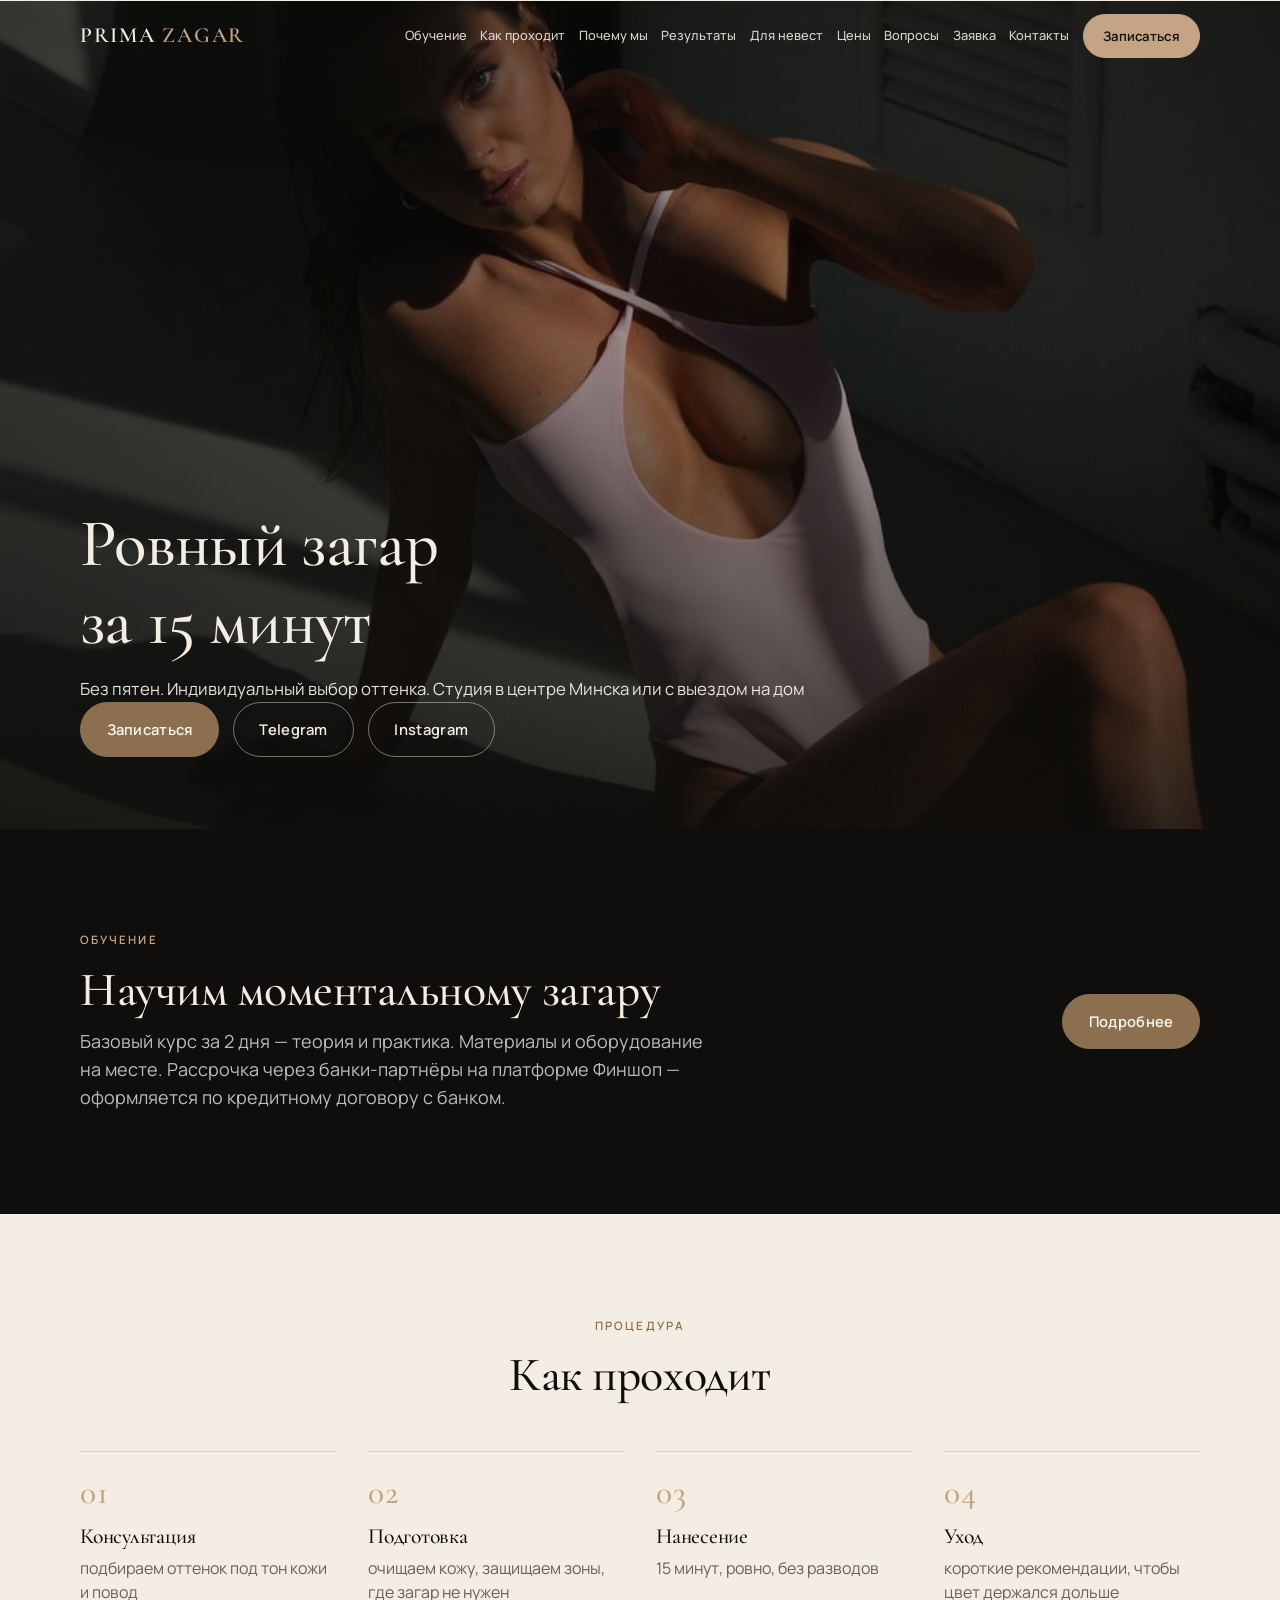
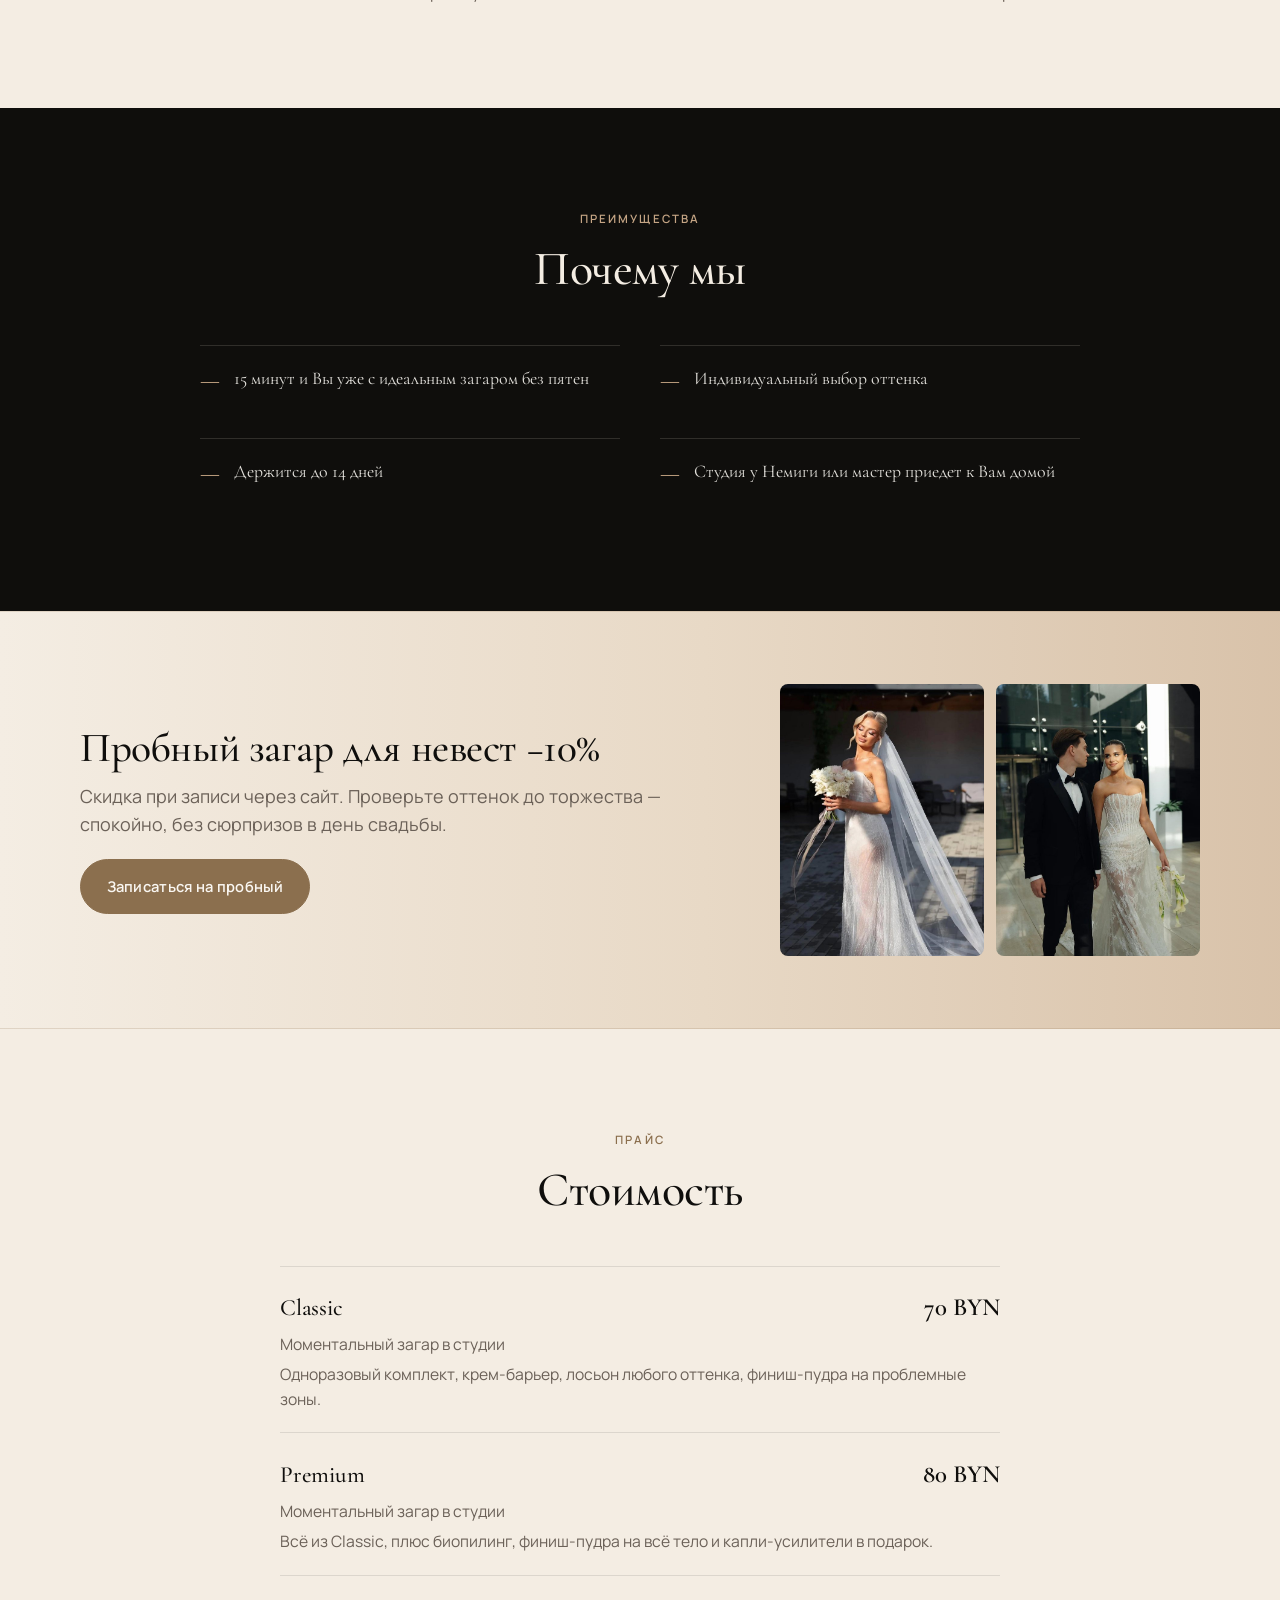
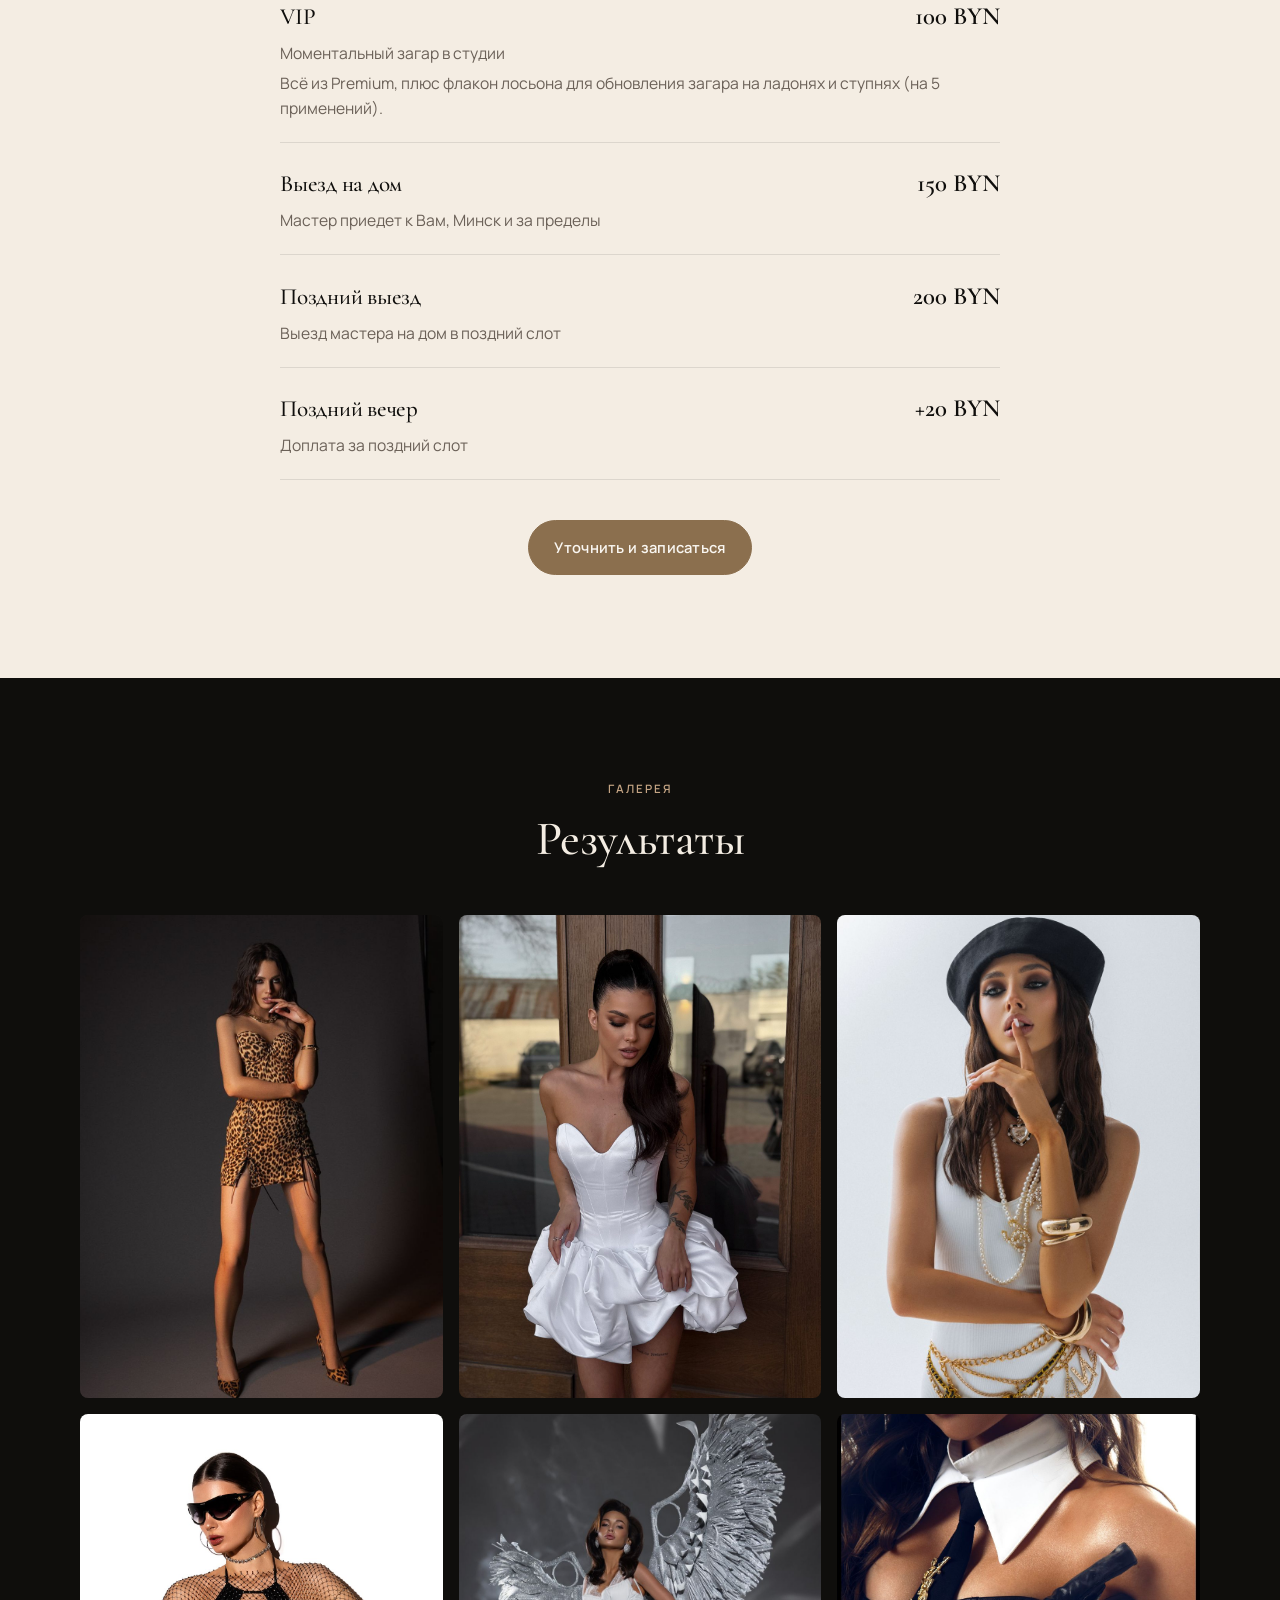
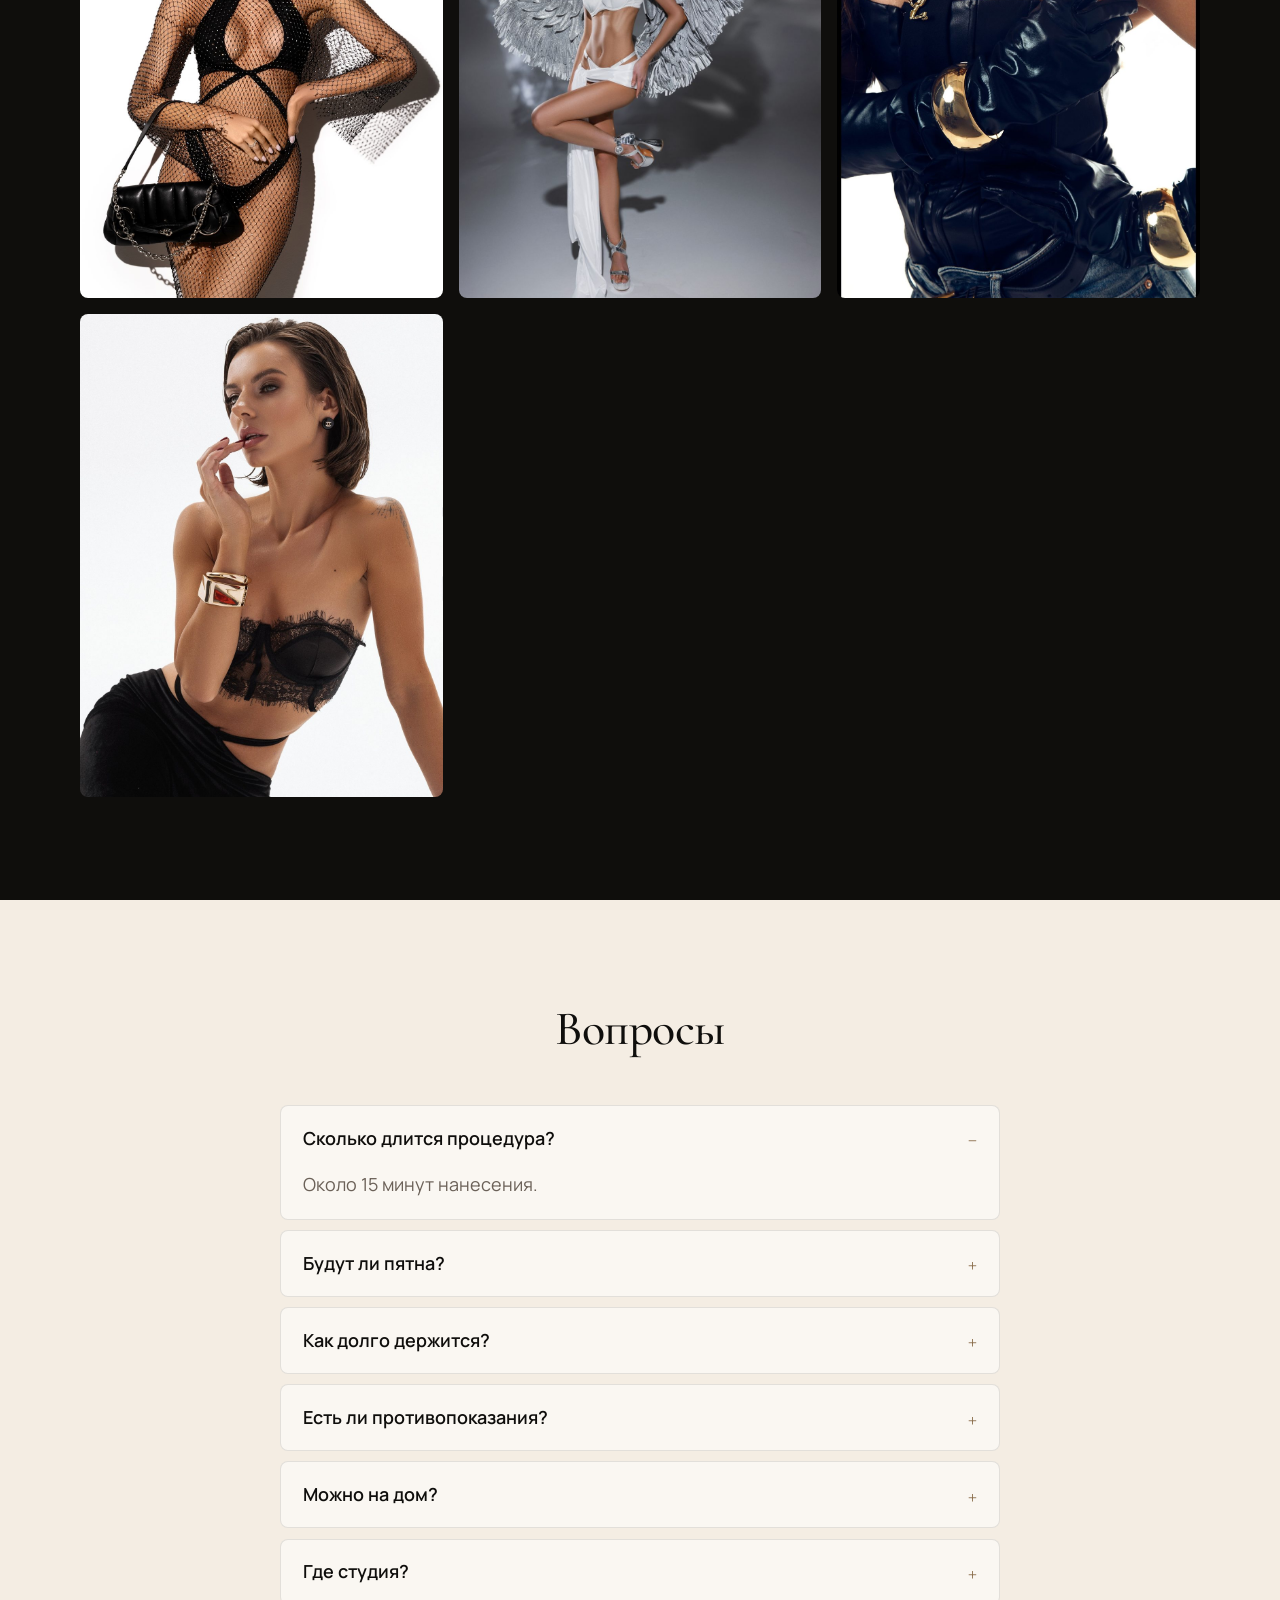
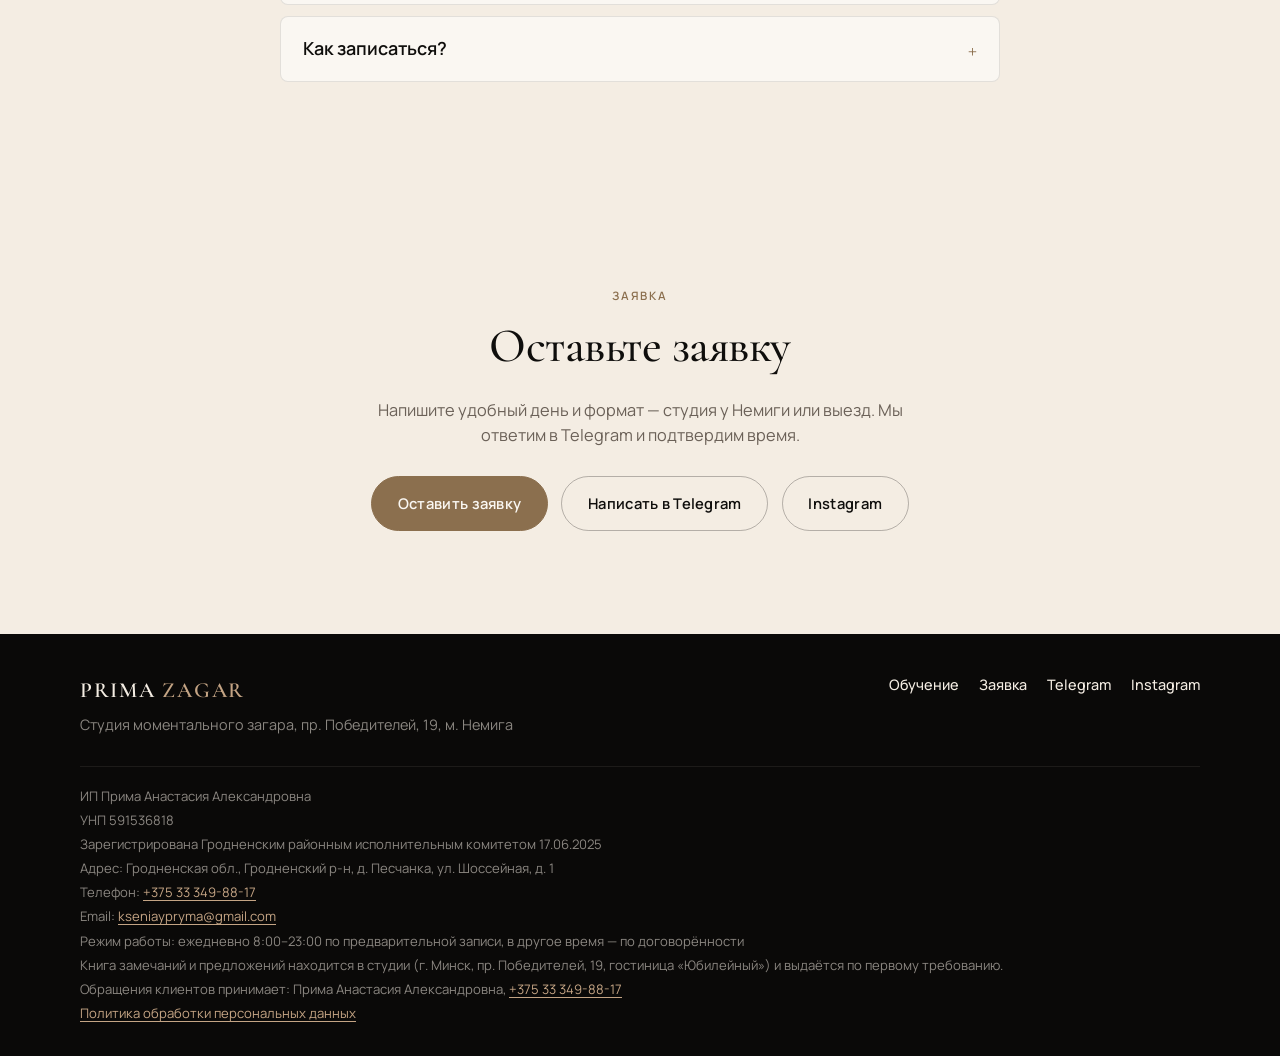
<file: index.html>
<!DOCTYPE html>
<html lang="ru">
<head>
  <meta charset="UTF-8" />
  <meta name="viewport" content="width=device-width, initial-scale=1" />
  <title>PRIMA ZAGAR — студия моментального загара | Минск, Немига</title>
  <meta name="description" content="Ровный загар за 15 минут без пятен. Оставьте заявку — студия у м. Немига или выезд на дом. пр. Победителей 19, Минск." />
  <link rel="icon" href="favicon.ico" sizes="16x16 32x32 48x48" />
  <link rel="icon" href="favicon.svg" type="image/svg+xml" />
  <link rel="apple-touch-icon" href="apple-touch-icon.png" />
  <link rel="icon" type="image/png" sizes="192x192" href="icon-192.png" />
  <link rel="icon" type="image/png" sizes="512x512" href="icon-512.png" />
  <link rel="stylesheet" href="fonts/fonts.css">
  <link rel="stylesheet" href="styles.css?v=20261012b" />
</head>
<body>
  <header class="site-header" id="siteHeader">
    <div class="header-inner">
      <a class="logo" href="#top">PRIMA <span>ZAGAR</span></a>
      <nav class="nav" id="nav" aria-label="Основная навигация">
        <a href="#training">Обучение</a>
        <a href="#process">Как проходит</a>
        <a href="#why">Почему мы</a>
        <a href="#results">Результаты</a>
        <a href="#bride">Для невест</a>
        <a href="#prices">Цены</a>
        <a href="#faq">Вопросы</a>
        <a href="#booking">Заявка</a>
        <a href="#contacts">Контакты</a>
        <a class="nav-cta" href="zapis.html">Записаться</a>
        <a class="nav-secondary" href="https://t.me/prima_zagar" target="_blank" rel="noopener">Telegram</a>
        <a class="nav-secondary" href="https://www.instagram.com/prima_zagar/" target="_blank" rel="noopener">Instagram</a>
      </nav>
      <a class="btn btn-primary btn-sm header-cta" href="zapis.html">Записаться</a>
      <button class="nav-toggle" id="navToggle" type="button" aria-label="Меню" aria-expanded="false">
        <span></span><span></span><span></span>
      </button>
    </div>
  </header>

  <main id="top">
    <section class="hero">
      <div class="hero-media">
        <img src="img/hero-main.jpg" alt="Ровный бронзовый загар — результат процедуры PRIMA ZAGAR" />
        <div class="hero-scrim"></div>
      </div>
      <p class="hero-brand" aria-hidden="true">PRIMA <span>ZAGAR</span></p>
      <div class="hero-content">
        <div class="hero-copy">
          <h1>Ровный загар за&nbsp;15&nbsp;минут</h1>
          <p class="hero-lead">Без пятен. Индивидуальный выбор оттенка. Студия в центре Минска или с выездом на дом</p>
        </div>
        <div class="hero-actions">
          <a class="btn btn-primary hero-btn-main" href="zapis.html">Записаться</a>
          <div class="hero-actions-row">
            <a class="btn btn-ghost" href="https://t.me/prima_zagar" target="_blank" rel="noopener">Telegram</a>
            <a class="btn btn-ghost" href="https://www.instagram.com/prima_zagar/" target="_blank" rel="noopener">Instagram</a>
          </div>
        </div>
      </div>
    </section>

    <section class="section training-teaser section-dark" id="training">
      <div class="container training-teaser-inner">
        <div class="training-teaser-copy">
          <p class="eyebrow">Обучение</p>
          <h2>Научим моментальному загару</h2>
          <p>Базовый курс за 2 дня — теория и практика. Материалы и оборудование на месте. Рассрочка через банки-партнёры на платформе Финшоп — оформляется по кредитному договору с банком.</p>
        </div>
        <a class="btn btn-primary" href="obuchenie.html">Подробнее</a>
      </div>
    </section>


    <section class="section process section-cream" id="process">
      <div class="container">
        <header class="section-head">
          <p class="eyebrow">Процедура</p>
          <h2>Как проходит</h2>
        </header>
        <ol class="steps">
          <li class="step">
            <span class="step-num">01</span>
            <h3>Консультация</h3>
            <p>подбираем оттенок под тон кожи и повод</p>
          </li>
          <li class="step">
            <span class="step-num">02</span>
            <h3>Подготовка</h3>
            <p>очищаем кожу, защищаем зоны, где загар не нужен</p>
          </li>
          <li class="step">
            <span class="step-num">03</span>
            <h3>Нанесение</h3>
            <p>15 минут, ровно, без разводов</p>
          </li>
          <li class="step">
            <span class="step-num">04</span>
            <h3>Уход</h3>
            <p>короткие рекомендации, чтобы цвет держался дольше</p>
          </li>
        </ol>
      </div>
    </section>

    <section class="section why section-dark" id="why">
      <div class="container">
        <header class="section-head">
          <p class="eyebrow">Преимущества</p>
          <h2>Почему мы</h2>
        </header>
        <ul class="why-list">
          <li>
            <span class="why-mark" aria-hidden="true">—</span>
            <p>15 минут и Вы уже с идеальным загаром без пятен</p>
          </li>
          <li>
            <span class="why-mark" aria-hidden="true">—</span>
            <p>Индивидуальный выбор оттенка</p>
          </li>
          <li>
            <span class="why-mark" aria-hidden="true">—</span>
            <p>Держится до 14 дней</p>
          </li>
          <li>
            <span class="why-mark" aria-hidden="true">—</span>
            <p>Студия у Немиги или мастер приедет к Вам домой</p>
          </li>
        </ul>
      </div>
    </section>

    <section class="bride" id="bride">
      <div class="container">
        <div class="bride-inner">
          <div class="bride-copy">
            <h2>Пробный загар для невест −10%</h2>
            <p>Скидка при записи через сайт. Проверьте оттенок до торжества — спокойно, без сюрпризов в день свадьбы.</p>
            <a class="btn btn-primary" href="zapis.html">Записаться на пробный</a>
          </div>
          <div class="bride-photos">
            <figure class="bride-photo">
              <img src="img/bride-outdoor.jpg" alt="Невеста с ровным загаром" loading="lazy" />
            </figure>
            <figure class="bride-photo">
              <img src="img/bride-couple.jpg" alt="Невеста и жених — загар к свадьбе" loading="lazy" />
            </figure>
          </div>
        </div>
      </div>
    </section>

    <section class="section prices section-cream" id="prices">
      <div class="container">
        <header class="section-head">
          <p class="eyebrow">Прайс</p>
          <h2>Стоимость</h2>
        </header>
        <div class="price-formats">
          <article class="price-line">
            <div class="price-line-top">
              <h3>Classic</h3>
              <p class="price-amount">70&nbsp;BYN</p>
            </div>
            <p>Моментальный загар в студии</p>
            <p>Одноразовый комплект, крем-барьер, лосьон любого оттенка, финиш-пудра на проблемные зоны.</p>
          </article>
          <article class="price-line">
            <div class="price-line-top">
              <h3>Premium</h3>
              <p class="price-amount">80&nbsp;BYN</p>
            </div>
            <p>Моментальный загар в студии</p>
            <p>Всё из Classic, плюс биопилинг, финиш-пудра на всё тело и капли-усилители в подарок.</p>
          </article>
          <article class="price-line">
            <div class="price-line-top">
              <h3>VIP</h3>
              <p class="price-amount">100&nbsp;BYN</p>
            </div>
            <p>Моментальный загар в студии</p>
            <p>Всё из Premium, плюс флакон лосьона для обновления загара на ладонях и ступнях (на 5 применений).</p>
          </article>
          <article class="price-line">
            <div class="price-line-top">
              <h3>Выезд на дом</h3>
              <p class="price-amount">150&nbsp;BYN</p>
            </div>
            <p>Мастер приедет к Вам, Минск и за пределы</p>
          </article>
          <article class="price-line">
            <div class="price-line-top">
              <h3>Поздний выезд</h3>
              <p class="price-amount">200&nbsp;BYN</p>
            </div>
            <p>Выезд мастера на дом в поздний слот</p>
          </article>
          <article class="price-line">
            <div class="price-line-top">
              <h3>Поздний вечер</h3>
              <p class="price-amount">+20&nbsp;BYN</p>
            </div>
            <p>Доплата за поздний слот</p>
          </article>
        </div>
        <div class="prices-cta">
          <a class="btn btn-primary" href="zapis.html">Уточнить и записаться</a>
        </div>
      </div>
    </section>

    <section class="section results section-dark" id="results">
      <div class="container">
        <header class="section-head">
          <p class="eyebrow">Галерея</p>
          <h2>Результаты</h2>
        </header>
                <div class="gallery">
          <figure class="gallery-item">
            <img src="img/photo_2026-09-19_13-19-39.jpg" alt="Результат моментального загара" loading="lazy" />
          </figure>
          <figure class="gallery-item">
            <img src="img/IMG_20250513_002818_948.jpg" alt="Результат моментального загара" loading="lazy" />
          </figure>
          <figure class="gallery-item">
            <img src="img/6N7A8652.jpg" alt="Результат моментального загара" loading="lazy" />
          </figure>
          <figure class="gallery-item">
            <img src="img/DSC03652.jpg" alt="Результат моментального загара" loading="lazy" />
          </figure>
          <figure class="gallery-item">
            <img src="img/73QkHVL9tg8.jpg" alt="Результат моментального загара" loading="lazy" />
          </figure>
          <figure class="gallery-item">
            <img src="img/IMG_3985.jpg" alt="Результат моментального загара" loading="lazy" />
          </figure>
          <figure class="gallery-item">
            <img src="img/IMG_7552.jpg" alt="Результат моментального загара" loading="lazy" />
          </figure>
        </div>
        </div>
    </section>

    <section class="section faq section-cream" id="faq">
      <div class="container narrow">
        <header class="section-head">
          <h2>Вопросы</h2>
        </header>
        <div class="faq-list">
          <details class="faq-item" open>
            <summary>Сколько длится процедура?</summary>
            <p>Около 15 минут нанесения.</p>
          </details>
          <details class="faq-item">
            <summary>Будут ли пятна?</summary>
            <p>Нет: наносим равномерно, с подготовкой кожи.</p>
          </details>
          <details class="faq-item">
            <summary>Как долго держится?</summary>
            <p>Обычно до ~14 дней, зависит от ухода и типа кожи.</p>
          </details>
          <details class="faq-item">
            <summary>Есть ли противопоказания?</summary>
            <p>Перед процедурой сообщите мастеру об аллергии, беременности, кожных заболеваниях и чувствительности к косметике. Процедура не является медицинской услугой.</p>
          </details>
          <details class="faq-item">
            <summary>Можно на дом?</summary>
            <p>Да, выезжаем по Минску и за пределы.</p>
          </details>
          <details class="faq-item">
            <summary>Где студия?</summary>
            <p>пр.&nbsp;Победителей,&nbsp;19, гостиница «Юбилейный», ст.&nbsp;м.&nbsp;Немига. Заявка — на <a class="text-link" href="zapis.html">странице записи</a>.</p>
          </details>
          <details class="faq-item">
            <summary>Как записаться?</summary>
            <p>Оставьте заявку на <a class="text-link" href="zapis.html">странице записи</a> — мы подтвердим время в Telegram. Можно сразу написать в <a class="text-link" href="https://t.me/prima_zagar" target="_blank" rel="noopener">Telegram</a> или <a class="text-link" href="https://www.instagram.com/prima_zagar/" target="_blank" rel="noopener">Instagram</a>.</p>
          </details>
        </div>
      </div>
    </section>



    

    <section class="section booking section-cream" id="booking">
      <div class="container booking-cta">
        <header class="section-head">
          <p class="eyebrow">Заявка</p>
          <h2>Оставьте заявку</h2>
          <p class="section-sub">Напишите удобный день и формат — студия у Немиги или выезд. Мы ответим в Telegram и подтвердим время.</p>
        </header>
        <div class="booking-cta-actions">
          <a class="btn btn-primary" href="zapis.html">Оставить заявку</a>
          <a class="btn btn-outline" href="https://t.me/prima_zagar" target="_blank" rel="noopener">Написать в Telegram</a>
          <a class="btn btn-outline" href="https://www.instagram.com/prima_zagar/" target="_blank" rel="noopener">Instagram</a>
        </div>
      </div>
    </section>
  </main>

  <footer class="site-footer" id="contacts">
    <div class="container footer-inner">
      <div class="footer-brand">
        <a class="logo" href="#top">PRIMA <span>ZAGAR</span></a>
        <p>Студия моментального загара, пр.&nbsp;Победителей,&nbsp;19, м.&nbsp;Немига</p>
      </div>
      <div class="footer-links">
        <a href="obuchenie.html">Обучение</a>
        <a href="zapis.html">Заявка</a>
        <a href="https://t.me/prima_zagar" target="_blank" rel="noopener">Telegram</a>
        <a href="https://www.instagram.com/prima_zagar/" target="_blank" rel="noopener">Instagram</a>
      </div>
      <div class="footer-legal">
        <p>ИП Прима Анастасия Александровна</p>
        <p>УНП 591536818</p>
        <p>Зарегистрирована Гродненским районным исполнительным комитетом 17.06.2025</p>
        <p>Адрес: Гродненская обл., Гродненский р-н, д.&nbsp;Песчанка, ул.&nbsp;Шоссейная, д.&nbsp;1</p>
        <p>Телефон: <a href="tel:+375333498817">+375 33 349-88-17</a></p>
        <p>Email: <a href="mailto:kseniaypryma@gmail.com">kseniaypryma@gmail.com</a></p>
        <p>Режим работы: ежедневно 8:00–23:00 по предварительной записи, в другое время — по договорённости</p>
        <p>Книга замечаний и предложений находится в студии (г. Минск, пр. Победителей, 19, гостиница «Юбилейный») и выдаётся по первому требованию.</p>
        <p>Обращения клиентов принимает: Прима Анастасия Александровна, <a href="tel:+375333498817">+375 33 349-88-17</a></p>
        <p><a href="privacy.html">Политика обработки персональных данных</a></p>
      </div>
    </div>
  </footer>

  <script>
    (function () {
      var toggle = document.getElementById('navToggle');
      var nav = document.getElementById('nav');
      var header = document.getElementById('siteHeader');
      var optionalIds = { process: 1, bride: 1, prices: 1, faq: 1 };
      var menuOpen = false;

      function onScroll() {
        if (!header) return;
        header.classList.toggle('is-scrolled', window.scrollY > 24);
      }
      onScroll();
      window.addEventListener('scroll', onScroll, { passive: true });

      function setMenu(open) {
        if (!toggle || !nav) return;
        menuOpen = !!open;
        nav.classList.toggle('is-open', menuOpen);
        toggle.classList.toggle('is-open', menuOpen);
        toggle.setAttribute('aria-expanded', menuOpen ? 'true' : 'false');
        document.documentElement.classList.toggle('nav-open', menuOpen);
        document.body.classList.toggle('nav-open', menuOpen);
        if (header) header.classList.toggle('menu-open', menuOpen);
      }

      function revealSection(id) {
        var el = document.getElementById(id);
        if (!el) return null;
        if (optionalIds[id]) el.classList.add('is-mobile-revealed');
        return el;
      }

      function scrollToSection(el, instant) {
        if (!el) return;
        var reduce = window.matchMedia('(prefers-reduced-motion: reduce)').matches;
        el.scrollIntoView({
          behavior: instant || reduce ? 'auto' : 'smooth',
          block: 'start'
        });
      }

      function goToHashSection(id) {
        var el = revealSection(id);
        setMenu(false);
        // wait until menu unlocks scroll / pointer-events
        window.setTimeout(function () {
          scrollToSection(el, false);
          if (history.replaceState) history.replaceState(null, '', '#' + id);
        }, 120);
      }

      function samePageHash(href) {
        var hashIdx = href.indexOf('#');
        if (hashIdx === -1) return '';
        var path = href.slice(0, hashIdx);
        var id = href.slice(hashIdx + 1);
        if (!id) return '';
        var page = window.location.pathname.split('/').pop() || 'index.html';
        if (!page || page.indexOf('.') === -1) page = 'index.html';
        var samePage = !path || path === page || path === 'index.html' || path === './index.html' || path === '/';
        return samePage ? id : '';
      }

      if (toggle && nav) {
        toggle.addEventListener('click', function (event) {
          event.preventDefault();
          event.stopPropagation();
          setMenu(!menuOpen);
        });
      }

      if (nav) {
        nav.addEventListener('click', function (event) {
          var link = event.target.closest('a[href]');
          if (!link || !nav.contains(link)) return;

          var href = link.getAttribute('href') || '';
          var id = samePageHash(href);

          // in-page anchors (including hidden sections)
          if (id) {
            event.preventDefault();
            event.stopPropagation();
            goToHashSection(id);
            return;
          }

          // external / other pages — close menu, let navigation proceed
          setMenu(false);
        });
      }

      function revealFromHash(instant) {
        var id = location.hash.slice(1);
        if (!id) return;
        var el = revealSection(id);
        if (!el) return;
        requestAnimationFrame(function () {
          scrollToSection(el, instant);
        });
      }

      revealFromHash(true);
      window.addEventListener('hashchange', function () {
        revealFromHash(false);
      });
    })();
  </script>
</body>
</html>
</file>
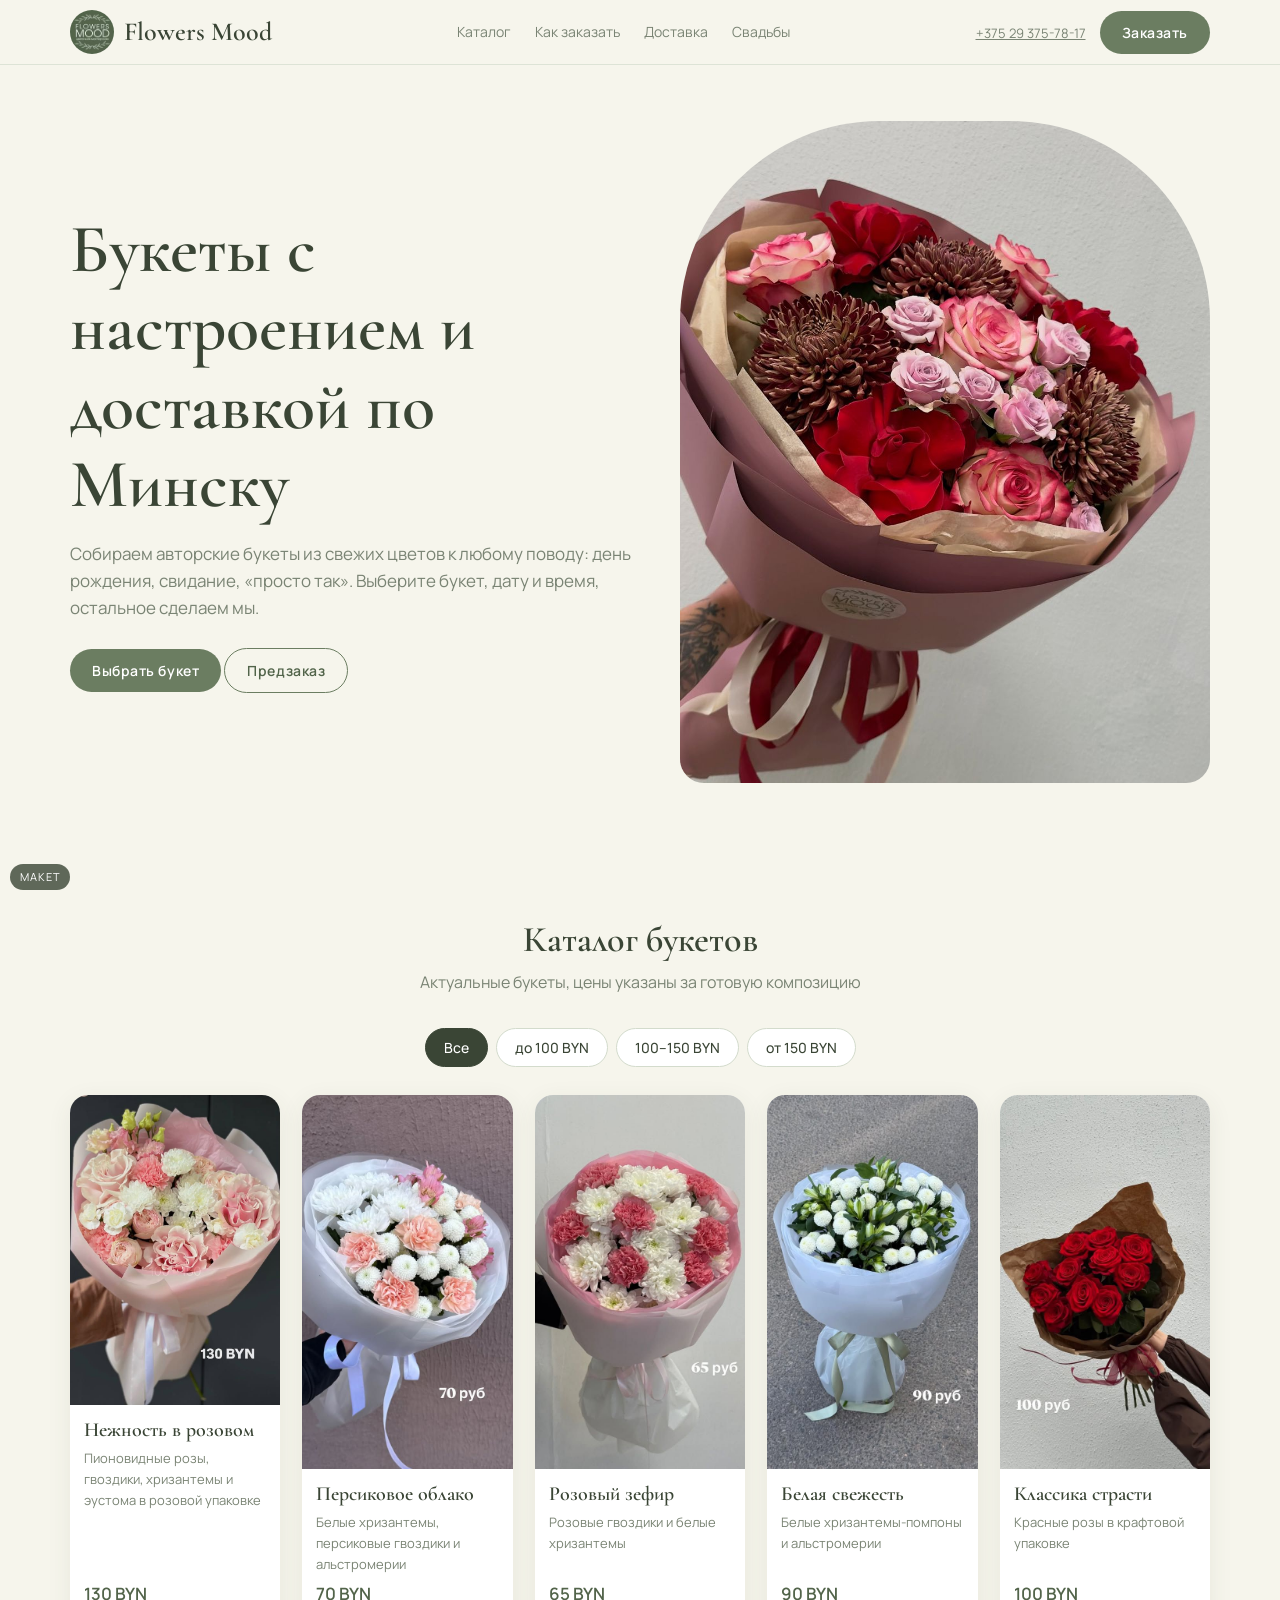
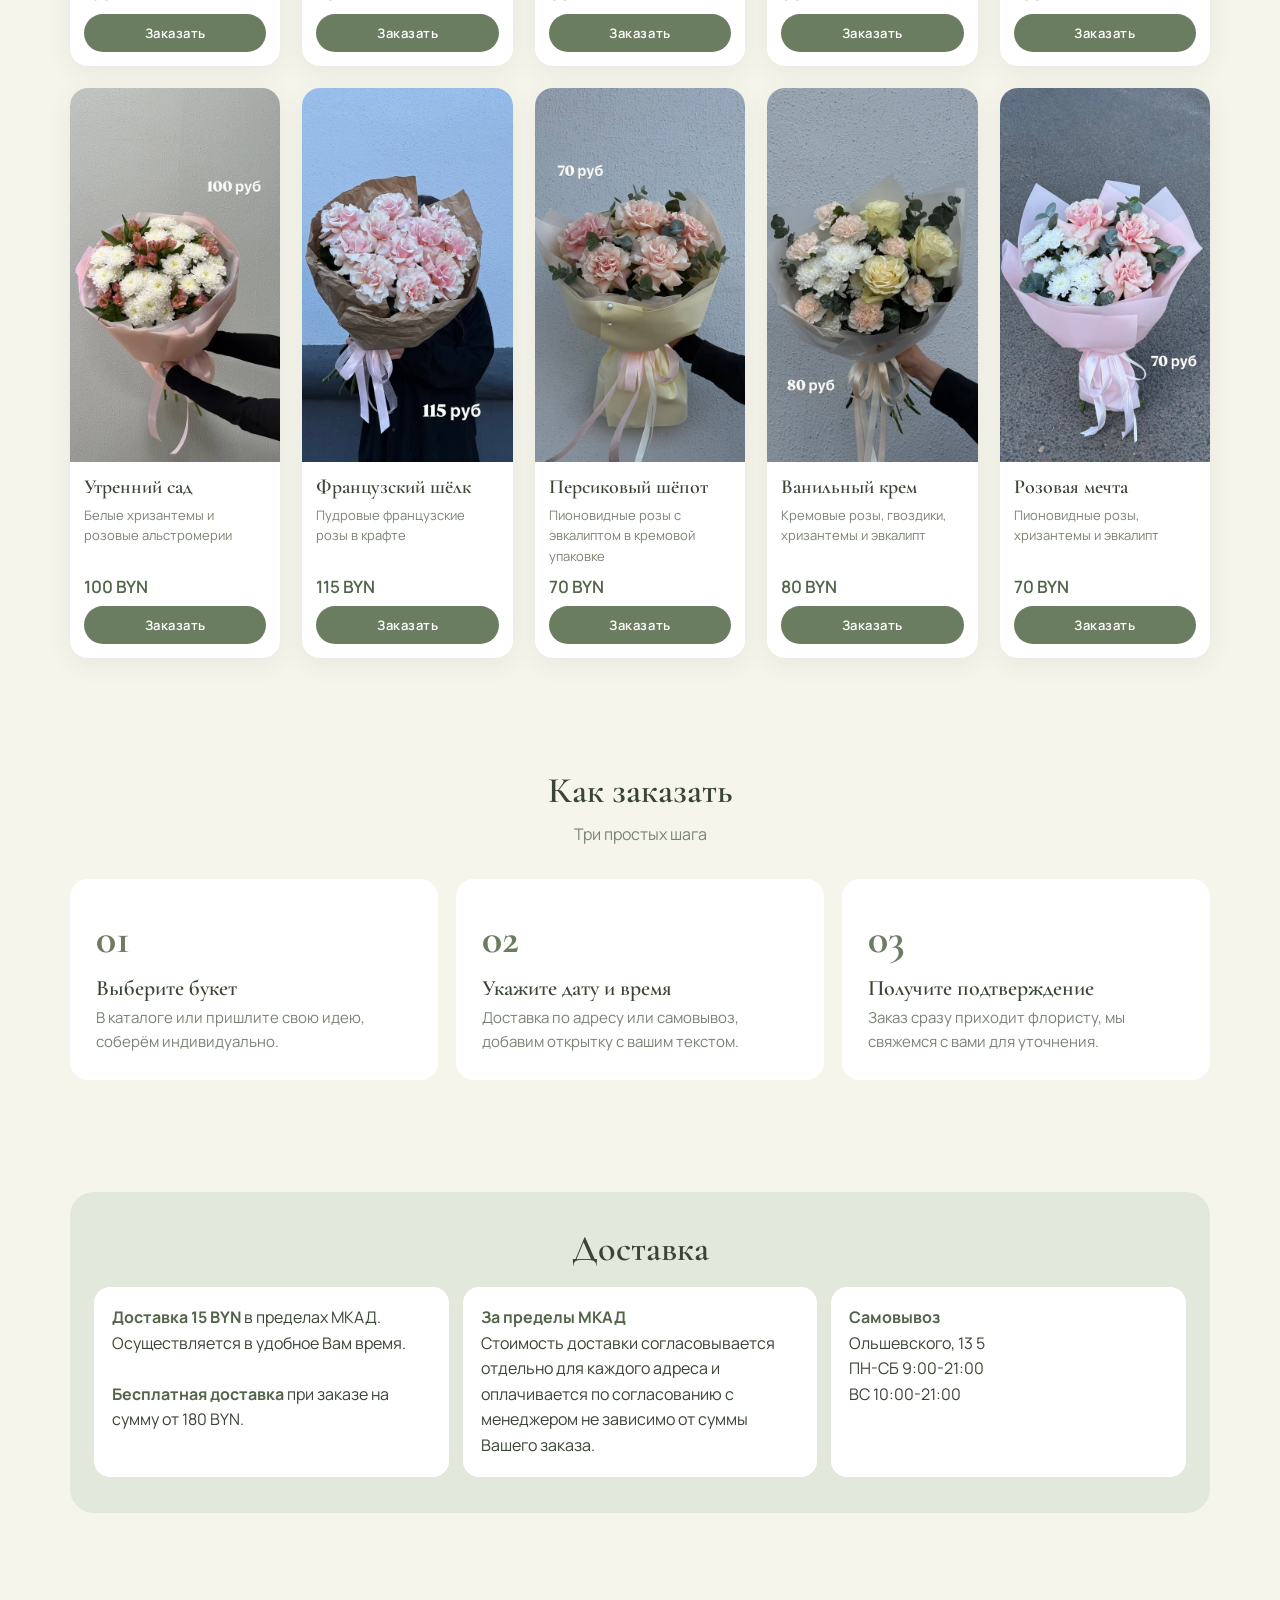
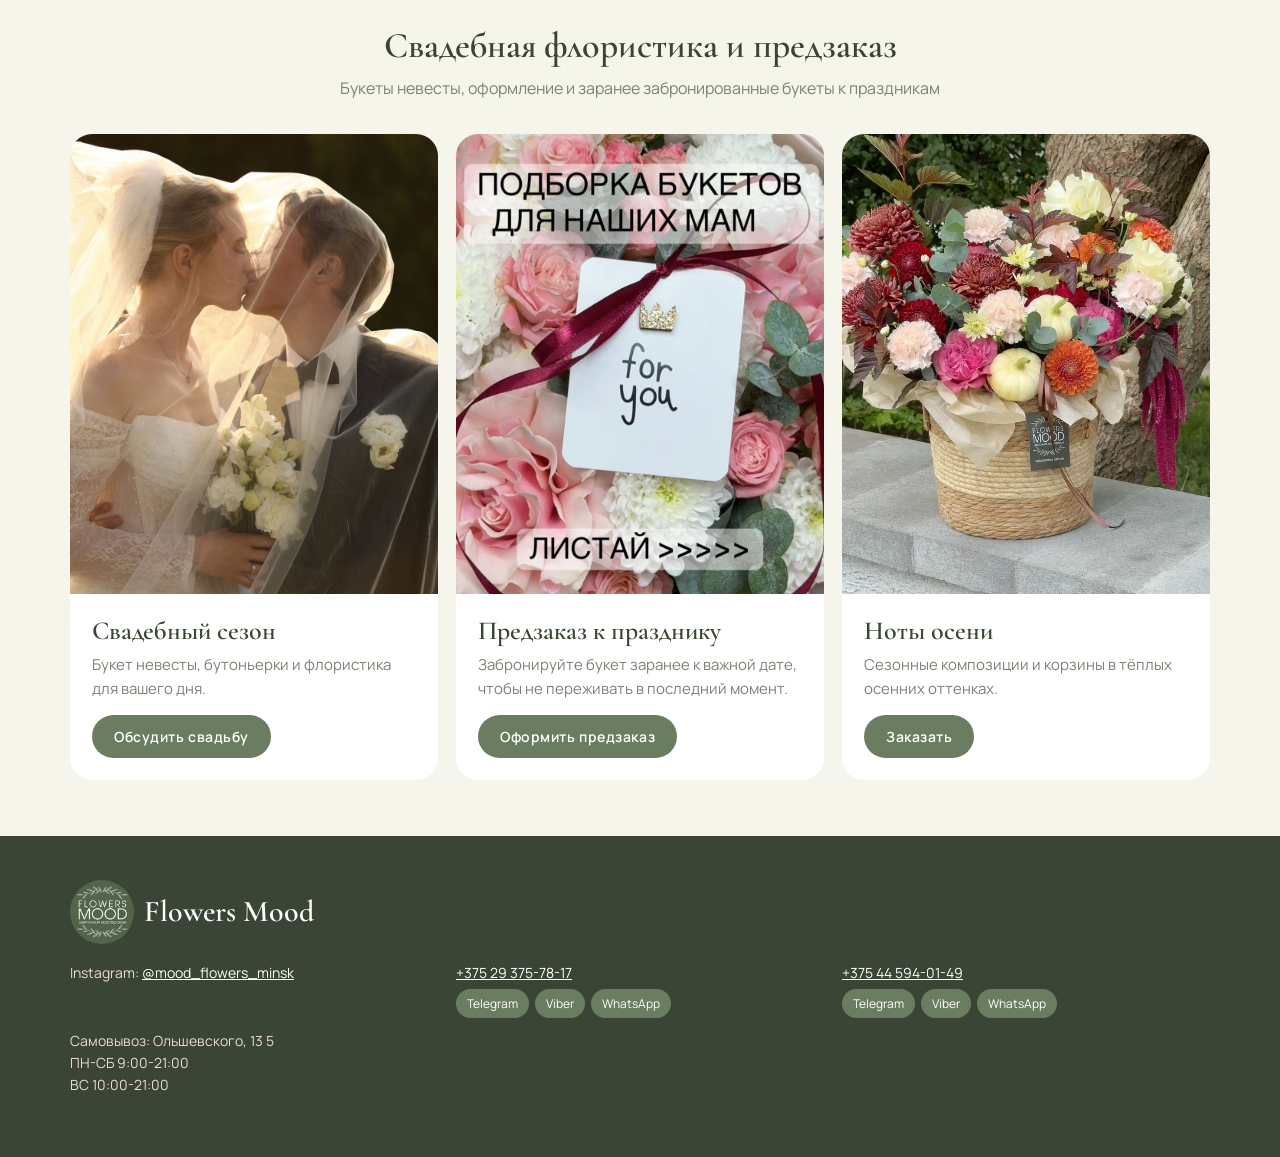
<file: mood-flowers/index.html>
<!DOCTYPE html><html lang="ru"><head><meta charset="utf-8"><meta name="viewport" content="width=device-width,initial-scale=1">
<title>Mood Flowers — букеты с доставкой по Минску</title>
<link href="https://fonts.googleapis.com/css2?family=Cormorant+Garamond:wght@500;600&family=Manrope:wght@400;500;600&display=swap" rel="stylesheet">
<style>
:root{--cream:#f6f5ec;--blush:#e3e8dc;--rose:#6b7d61;--rosed:#52644a;--ink:#3a4535;--muted:#7a8474}
*{box-sizing:border-box;margin:0;padding:0}
body{font-family:Manrope,system-ui,sans-serif;background:var(--cream);color:var(--ink);line-height:1.6}
h1,h2,h3,.logo{font-family:"Cormorant Garamond",Georgia,serif;font-weight:600;line-height:1.15}
img{display:block;width:100%;height:100%;object-fit:cover}
a{color:inherit}
.wrap{max-width:1180px;margin:0 auto;padding:0 20px}
.btn{display:inline-block;border:0;cursor:pointer;background:var(--rose);color:#fff;font:600 14px Manrope,sans-serif;letter-spacing:.04em;padding:12px 22px;border-radius:40px;text-decoration:none;transition:.2s}
.btn:hover{background:var(--rosed)}.btn.ghost{background:transparent;color:var(--rosed);border:1px solid var(--rose)}
header{position:sticky;top:0;z-index:20;background:rgba(246,245,236,.92);backdrop-filter:blur(8px);border-bottom:1px solid #dde3d6}
header .wrap{display:flex;align-items:center;justify-content:space-between;height:64px;gap:12px}
.logo{font-size:26px;text-decoration:none;white-space:nowrap}.phone{display:none;font-size:13px;color:var(--muted);margin-right:14px}
nav a{font-size:14px;text-decoration:none;margin:0 12px;color:var(--muted)}nav{display:none}
.hero{display:grid;gap:28px;padding:32px 20px 56px}
.hero h1{font-size:44px}.hero p{color:var(--muted);margin:16px 0 26px;font-size:17px}
.hero .ph{border-radius:200px 200px 24px 24px;overflow:hidden;aspect-ratio:4/5}
section{padding:56px 0}.sec-t{font-size:36px;text-align:center;margin-bottom:10px}.sec-s{text-align:center;color:var(--muted);margin-bottom:32px}
.filters{display:flex;flex-wrap:wrap;gap:8px;justify-content:center;margin-bottom:28px}
.filters button{border:1px solid #d3dbcc;background:#fff;color:var(--ink);padding:9px 18px;border-radius:30px;font:500 14px Manrope;cursor:pointer}
.filters button.on{background:var(--ink);color:#fff;border-color:var(--ink)}
.grid{display:grid;grid-template-columns:repeat(2,1fr);gap:14px}
.card{background:#fff;border-radius:18px;overflow:hidden;display:flex;flex-direction:column;box-shadow:0 6px 24px rgba(60,80,50,.08)}
.card .ph{aspect-ratio:3/4}.card .b{padding:14px;display:flex;flex-direction:column;gap:6px;flex:1}
.card h3{font-size:20px}.card .d{font-size:13px;color:var(--muted);flex:1}.card .pr{font-weight:600;color:var(--rosed);font-size:17px}
.card .btn{padding:10px;text-align:center;font-size:13px}
.empty{text-align:center;color:var(--muted);padding:30px;display:none}
.steps{display:grid;gap:18px}.step{background:#fff;border-radius:18px;padding:26px}
.step b{font-family:"Cormorant Garamond",serif;font-size:42px;color:var(--rose)}.step h3{font-size:22px;margin:4px 0}
.step p,.note{color:var(--muted);font-size:15px}
.deliv{background:var(--blush);border-radius:24px;padding:36px 24px;text-align:center}
.ph-tag{display:inline-block;font-size:11px;letter-spacing:.06em;text-transform:uppercase;background:#fff3c4;color:#7a6200;padding:2px 8px;border-radius:6px;margin-left:6px}
.feat{display:grid;gap:18px}.feat .it{background:#fff;border-radius:22px;overflow:hidden}
.feat .ph{aspect-ratio:4/5}.feat .t{padding:22px}.feat h3{font-size:26px;margin-bottom:8px}.feat p{color:var(--muted);font-size:15px;margin-bottom:14px}
footer{background:var(--ink);color:#eadbd6;padding:44px 0 60px;font-size:14px}footer .logo{color:#fff;font-size:30px}
footer .cols{display:grid;gap:18px;margin-top:18px}footer a{color:#fff}
.modal{position:fixed;inset:0;background:rgba(25,35,20,.5);display:none;align-items:flex-end;justify-content:center;z-index:50}
.modal.open{display:flex}.box{background:var(--cream);width:100%;max-width:520px;max-height:92vh;overflow:auto;border-radius:24px 24px 0 0;padding:26px 22px}
.box h3{font-size:28px;margin-bottom:14px}.x{float:right;background:none;border:0;font-size:26px;cursor:pointer;color:var(--muted)}
label{display:block;font-size:13px;color:var(--muted);margin:12px 0 4px}
input,select,textarea{width:100%;padding:11px 13px;border:1px solid #d3dbcc;border-radius:12px;font:15px Manrope;background:#fff;color:var(--ink)}
.row{display:grid;grid-template-columns:1fr 1fr;gap:10px}.radio{display:flex;gap:16px;margin-top:4px}.radio label{display:flex;gap:6px;align-items:center;margin:0;color:var(--ink);font-size:14px}.radio input{width:auto}
.ok{text-align:center;padding:20px 0;display:none}.ok .ic{font-size:48px;color:var(--rose)}.tg{margin-top:14px;background:#e8f3fb;color:#2a6a96;padding:12px;border-radius:12px;font-size:13px}
.mk{position:fixed;left:10px;bottom:10px;z-index:60;font-size:11px;letter-spacing:.08em;text-transform:uppercase;background:rgba(58,69,53,.8);color:#fff;padding:4px 10px;border-radius:20px}
@media(min-width:760px){nav{display:block}.phone{display:inline}.grid{grid-template-columns:repeat(3,1fr);gap:22px}.steps,.feat{grid-template-columns:repeat(3,1fr)}footer .cols{grid-template-columns:repeat(3,1fr)}.modal{align-items:center}.box{border-radius:24px}}
@media(min-width:1024px){.hero{grid-template-columns:1.1fr 1fr;align-items:center;padding:56px 20px 80px}.hero h1{font-size:68px}.grid{grid-template-columns:repeat(5,1fr)}.feat{grid-template-columns:repeat(3,1fr)}}
.logo{display:flex;align-items:center;gap:10px}.logo img{width:44px;height:44px;border-radius:50%;flex:none}footer .logo img{width:64px;height:64px}
.dgrid{display:grid;gap:14px;text-align:left;margin-top:18px}.dgrid div{background:#fff;border-radius:16px;padding:18px}.dgrid b{color:var(--rosed)}
.ct{display:flex;flex-wrap:wrap;gap:6px;margin:4px 0 10px}.ct a{font-size:12px;padding:5px 11px;border-radius:20px;background:var(--rose);color:#fff;text-decoration:none}
.sum{margin-top:14px;background:#fff;border-radius:12px;padding:12px;font-size:14px}
@media(min-width:760px){.dgrid{grid-template-columns:repeat(3,1fr)}}
</style></head><body>
<header><div class="wrap"><a class="logo" href="#"><img src="img/logo.jpg" alt="Flowers Mood"><span>Flowers Mood</span></a>
<nav><a href="#catalog">Каталог</a><a href="#how">Как заказать</a><a href="#delivery">Доставка</a><a href="#wedding">Свадьбы</a></nav>
<div><a class="phone" href="tel:+375293757817">+375 29 375-78-17</a><button class="btn" onclick="openOrder()">Заказать</button></div></div></header>

<div class="wrap hero"><div><h1>Букеты с настроением и доставкой по Минску</h1>
<p>Собираем авторские букеты из свежих цветов к любому поводу: день рождения, свидание, «просто так». Выберите букет, дату и время, остальное сделаем мы.</p>
<a class="btn" href="#catalog">Выбрать букет</a> <a class="btn ghost" href="#wedding">Предзаказ</a></div>
<div class="ph"><img src="img/post3_osen.jpg" alt="Осенний букет"></div></div>

<section id="catalog"><div class="wrap"><h2 class="sec-t">Каталог букетов</h2><p class="sec-s">Актуальные букеты, цены указаны за готовую композицию</p>
<div class="filters" id="f"><button class="on" data-f="all">Все</button><button data-f="lo">до 100 BYN</button><button data-f="mid">100–150 BYN</button><button data-f="hi">от 150 BYN</button></div>
<div class="grid" id="grid"></div><p class="empty" id="empty">В этой категории букетов пока нет. Напишите нам, соберём под ваш бюджет.</p></div></section>

<section id="how"><div class="wrap"><h2 class="sec-t">Как заказать</h2><p class="sec-s">Три простых шага</p><div class="steps">
<div class="step"><b>01</b><h3>Выберите букет</h3><p>В каталоге или пришлите свою идею, соберём индивидуально.</p></div>
<div class="step"><b>02</b><h3>Укажите дату и время</h3><p>Доставка по адресу или самовывоз, добавим открытку с вашим текстом.</p></div>
<div class="step"><b>03</b><h3>Получите подтверждение</h3><p>Заказ сразу приходит флористу, мы свяжемся с вами для уточнения.</p></div></div></div></section>

<section id="delivery"><div class="wrap"><div class="deliv"><h2 class="sec-t">Доставка</h2><div class="dgrid"><div><b>Доставка 15 BYN</b> в пределах МКАД.<br>Осуществляется в удобное Вам время.<br><br><b>Бесплатная доставка</b> при заказе на сумму от 180 BYN.</div>
<div><b>За пределы МКАД</b><br>Стоимость доставки согласовывается отдельно для каждого адреса и оплачивается по согласованию с менеджером не зависимо от суммы Вашего заказа.</div>
<div><b>Самовывоз</b><br>Ольшевского, 13 5<br>ПН-СБ 9:00-21:00<br>ВС 10:00-21:00</div></div></div></div></section>

<section id="wedding"><div class="wrap"><h2 class="sec-t">Свадебная флористика и предзаказ</h2><p class="sec-s">Букеты невесты, оформление и заранее забронированные букеты к праздникам</p><div class="feat">
<div class="it"><div class="ph"><img src="img/post6_svadebny_sezon.jpg" alt=""></div><div class="t"><h3>Свадебный сезон</h3><p>Букет невесты, бутоньерки и флористика для вашего дня.</p><button class="btn" onclick="openOrder('Свадебная флористика (консультация)')">Обсудить свадьбу</button></div></div>
<div class="it"><div class="ph"><img src="img/post2_predzakaz.jpg" alt=""></div><div class="t"><h3>Предзаказ к празднику</h3><p>Забронируйте букет заранее к важной дате, чтобы не переживать в последний момент.</p><button class="btn" onclick="openOrder('Предзаказ букета')">Оформить предзаказ</button></div></div>
<div class="it"><div class="ph"><img src="img/post4_noty_oseni.jpg" alt=""></div><div class="t"><h3>Ноты осени</h3><p>Сезонные композиции и корзины в тёплых осенних оттенках.</p><button class="btn" onclick="openOrder('Осенняя композиция')">Заказать</button></div></div>
</div></div></section>

<footer><div class="wrap"><div class="logo"><img src="img/logo.jpg" alt="Flowers Mood"><span>Flowers Mood</span></div><div class="cols">
<div>Instagram: <a href="https://www.instagram.com/mood_flowers_minsk/" target="_blank" rel="noopener">@mood_flowers_minsk</a><br><br><br>Самовывоз: Ольшевского, 13 5<br>ПН-СБ 9:00-21:00<br>ВС 10:00-21:00</div>
<div><a href="tel:+375293757817">+375 29 375-78-17</a><div class="ct"><a href="https://t.me/+375293757817" target="_blank">Telegram</a><a href="viber://chat?number=%2B375293757817">Viber</a><a href="https://wa.me/375293757817" target="_blank">WhatsApp</a></div></div>
<div><a href="tel:+375445940149">+375 44 594-01-49</a><div class="ct"><a href="https://t.me/+375445940149" target="_blank">Telegram</a><a href="viber://chat?number=%2B375445940149">Viber</a><a href="https://wa.me/375445940149" target="_blank">WhatsApp</a></div></div></div></div></footer>

<div class="modal" id="m"><div class="box"><button class="x" onclick="closeOrder()">×</button>
<form id="form"><h3>Оформление заказа</h3>
<label>Букет</label><input id="bq" required>
<div class="row"><div><label>Дата</label><input type="date" id="dt" required></div><div><label>Время</label><select required><option>09:00–12:00</option><option>12:00–15:00</option><option>15:00–18:00</option><option>18:00–21:00</option></select></div></div>
<label>Получение</label><div class="radio"><label><input type="radio" name="dl" value="d" checked> Доставка</label><label><input type="radio" name="dl" value="p"> Самовывоз</label></div>
<div id="zone"><label>Зона доставки</label><select name="zone"><option value="in">В пределах МКАД</option><option value="out">За пределами МКАД</option></select></div><p class="note" id="pick" style="display:none;margin-top:8px">Самовывоз: Ольшевского, 13 5 · ПН-СБ 9:00-21:00, ВС 10:00-21:00</p>
<div id="addr"><label>Адрес доставки</label><input placeholder="Улица, дом, квартира"></div>
<div class="row"><div><label>Ваше имя</label><input required></div><div><label>Телефон</label><input type="tel" required placeholder="+375"></div></div>
<label>Текст открытки</label><textarea rows="2" placeholder="Необязательно"></textarea>
<div class="sum" id="sum"></div><button class="btn" style="width:100%;margin-top:18px">Отправить заказ</button></form>
<div class="ok" id="ok"><div class="ic">✿</div><h3>Заказ принят, мы свяжемся с вами</h3><p class="note">Спасибо! Флорист уже видит ваш заказ.</p>
<div class="tg">✈ Заказ мгновенно приходит в Telegram магазина (в макете симуляция, данные никуда не отправляются)</div>
<button class="btn ghost" style="margin-top:16px" onclick="closeOrder()">Закрыть</button></div></div></div>
<div class="mk">Макет</div>
<script>
const B=[["dm_photo_1","Нежность в розовом","Пионовидные розы, гвоздики, хризантемы и эустома в розовой упаковке",130],
["dm_photo_2","Персиковое облако","Белые хризантемы, персиковые гвоздики и альстромерии",70],
["dm_photo_3","Розовый зефир","Розовые гвоздики и белые хризантемы",65],
["dm_photo_4","Белая свежесть","Белые хризантемы-помпоны и альстромерии",90],
["dm_photo_5","Классика страсти","Красные розы в крафтовой упаковке",100],
["dm_photo_6","Утренний сад","Белые хризантемы и розовые альстромерии",100],
["dm_photo_7","Французский шёлк","Пудровые французские розы в крафте",115],
["dm_photo_8","Персиковый шёпот","Пионовидные розы с эвкалиптом в кремовой упаковке",70],
["dm_photo_9","Ванильный крем","Кремовые розы, гвоздики, хризантемы и эвкалипт",80],
["dm_photo_10","Розовая мечта","Пионовидные розы, хризантемы и эвкалипт",70]];
const g=document.getElementById('grid');
g.innerHTML=B.map(b=>`<div class="card" data-p="${b[3]}"><div class="ph"><img loading="lazy" src="img/${b[0]}.jpg" alt="${b[1]}"></div><div class="b"><h3>${b[1]}</h3><div class="d">${b[2]}</div><div class="pr">${b[3]} BYN</div><button class="btn" onclick="openOrder('${b[1]} — ${b[3]} BYN')">Заказать</button></div></div>`).join('');
document.getElementById('f').onclick=e=>{const f=e.target.dataset.f;if(!f)return;document.querySelectorAll('#f button').forEach(x=>x.classList.toggle('on',x===e.target));let n=0;
document.querySelectorAll('.card').forEach(c=>{const p=+c.dataset.p,s=f=='all'||(f=='lo'&&p<100)||(f=='mid'&&p>=100&&p<=150)||(f=='hi'&&p>150);c.style.display=s?'':'none';n+=s});document.getElementById('empty').style.display=n?'none':'block'};
const m=document.getElementById('m'),fm=document.getElementById('form'),ok=document.getElementById('ok');
function openOrder(n){fm.reset();fm.style.display='';ok.style.display='none';document.getElementById('bq').value=n||'';document.getElementById('dt').min=new Date().toISOString().slice(0,10);calc();m.classList.add('open')}
function closeOrder(){m.classList.remove('open')}
m.onclick=e=>{if(e.target===m)closeOrder()};
function calc(){const p=fm.dl.value=='p',v=+((document.getElementById('bq').value.match(/(\d+) BYN/)||[])[1]||0);
['addr','zone'].forEach(i=>document.getElementById(i).style.display=p?'none':'');document.getElementById('pick').style.display=p?'':'none';
let d=p?'самовывоз, бесплатно':fm.zone.value=='out'?'за МКАД — по согласованию с менеджером':v>=180?'бесплатно (заказ от 180 BYN)':'15 BYN';
document.getElementById('sum').innerHTML=(v?'Букет: <b>'+v+' BYN</b><br>':'')+'Доставка: <b>'+d+'</b>'+(v&&!p&&fm.zone.value=='in'?'<br>Итого: <b>'+(v+(v>=180?0:15))+' BYN</b>':'')}
fm.onchange=calc;fm.oninput=calc;
fm.onsubmit=e=>{e.preventDefault();fm.style.display='none';ok.style.display='block'};
</script></body></html>
</file>
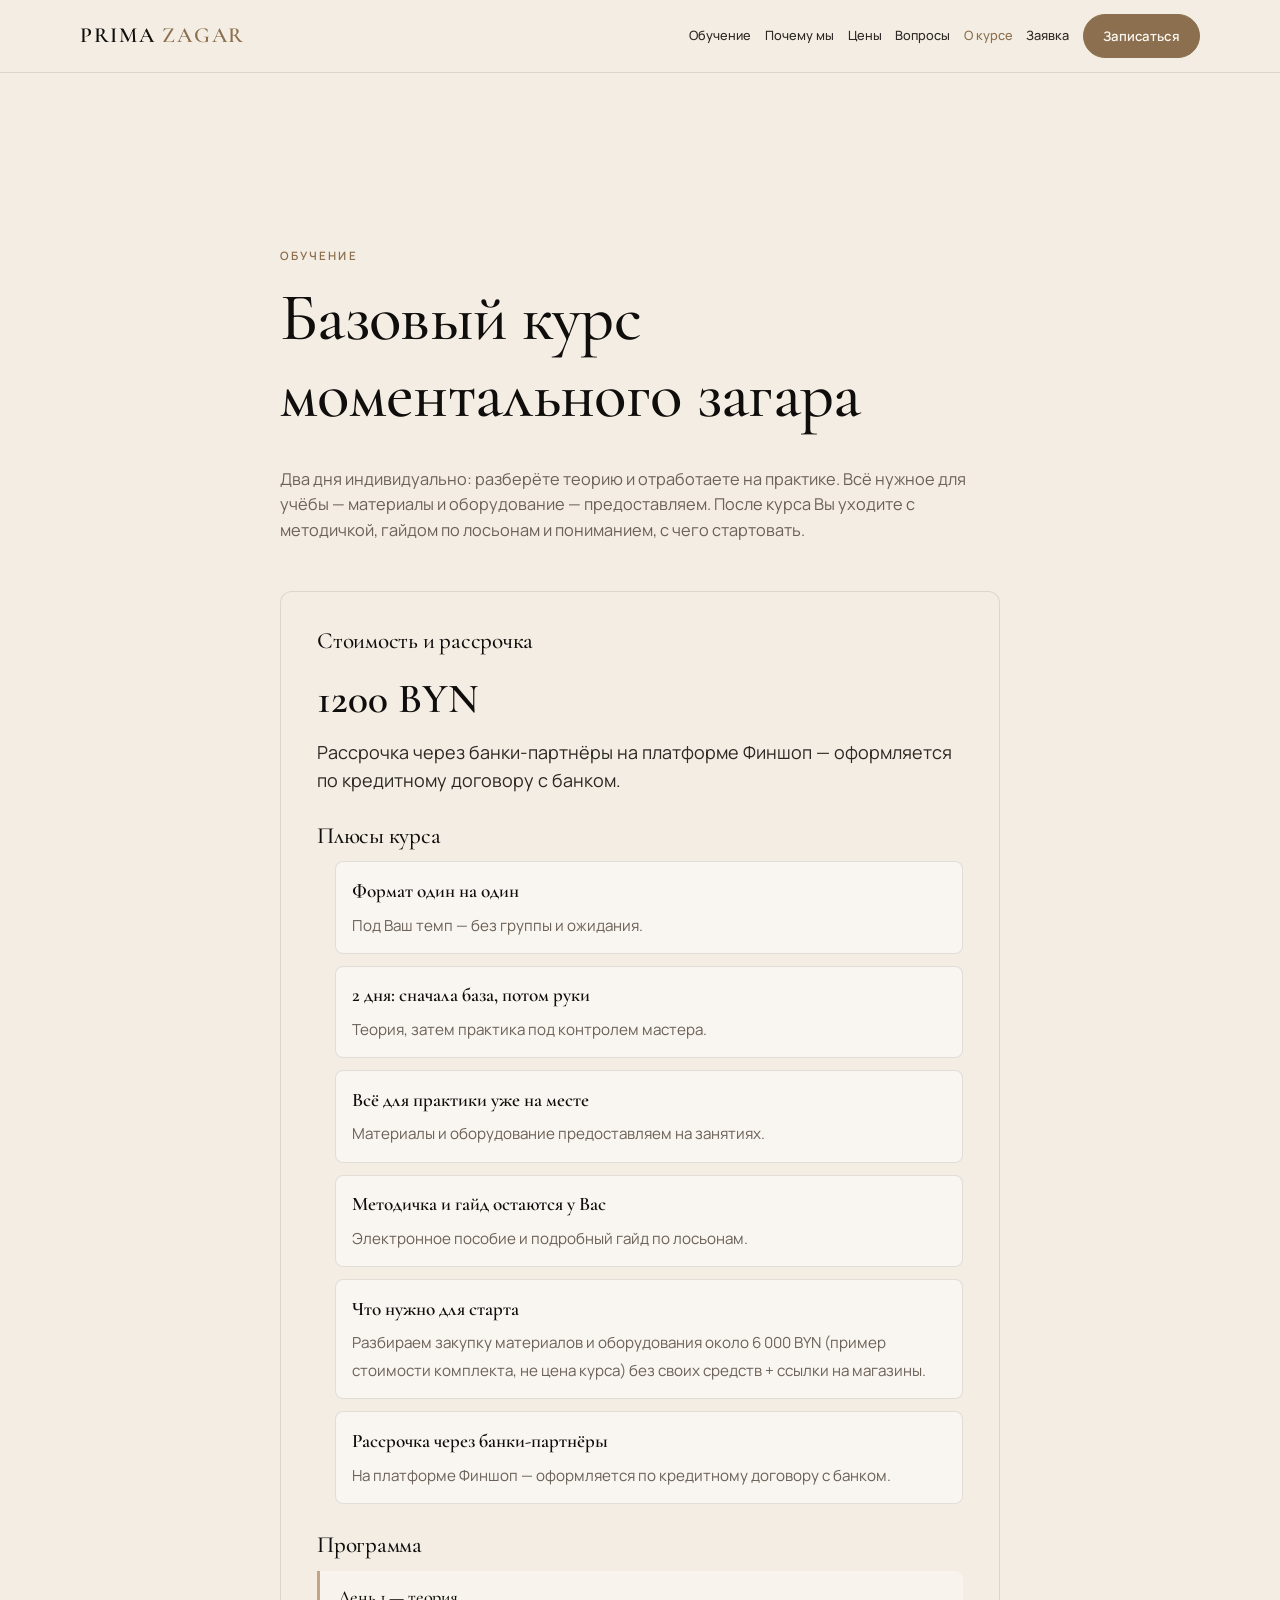
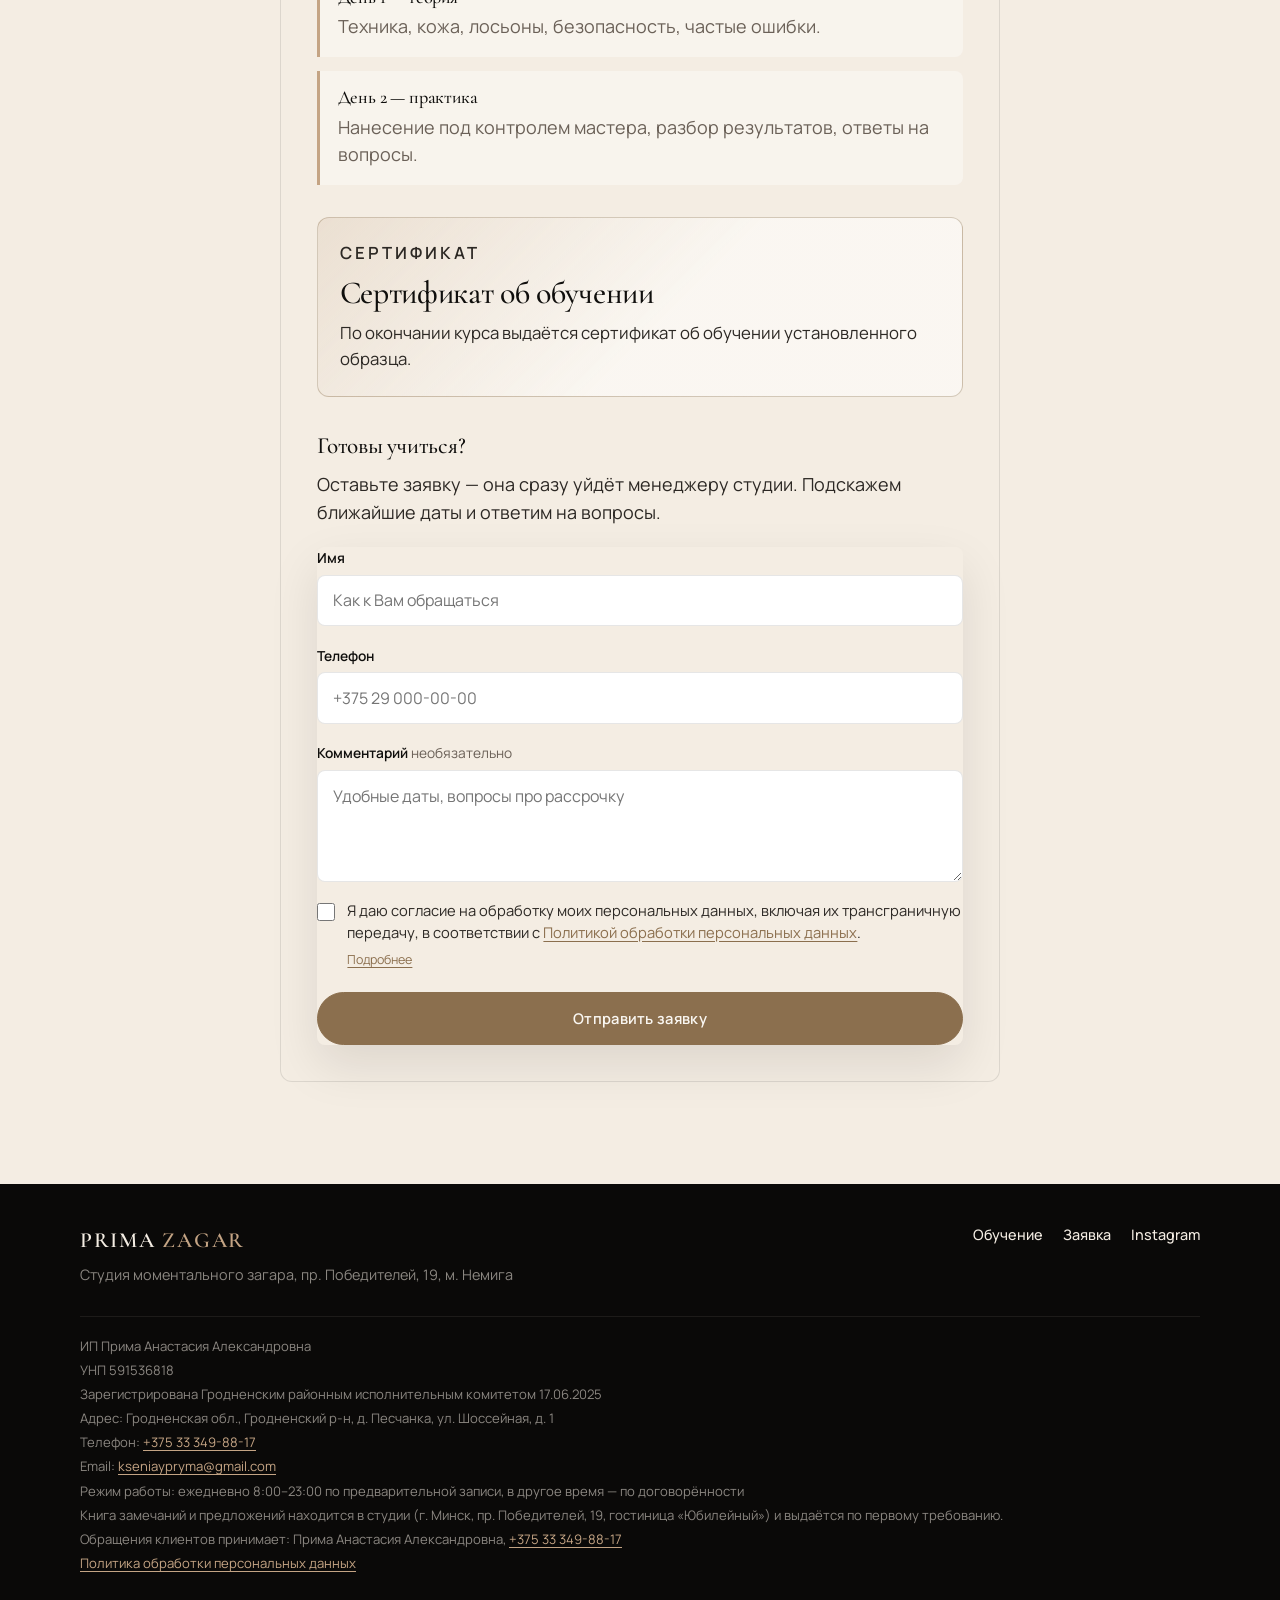
<file: obuchenie.html>
<!DOCTYPE html>
<html lang="ru">
<head>
  <meta charset="UTF-8" />
  <meta name="viewport" content="width=device-width, initial-scale=1" />
  <title>Обучение моментальному загару — PRIMA ZAGAR | Минск</title>
  <meta name="description" content="Базовый курс моментального загара за 2 дня: теория и практика, сертификат об обучении. 1200 BYN." />
  <link rel="icon" href="favicon.ico" sizes="16x16 32x32 48x48" />
  <link rel="icon" href="favicon.svg" type="image/svg+xml" />
  <link rel="apple-touch-icon" href="apple-touch-icon.png" />
  <link rel="icon" type="image/png" sizes="192x192" href="icon-192.png" />
  <link rel="icon" type="image/png" sizes="512x512" href="icon-512.png" />
  <link rel="stylesheet" href="fonts/fonts.css">
  <link rel="stylesheet" href="styles.css?v=20261012b" />
  <!-- deploy 20260926a -->
</head>
<body class="page-inner page-obuchenie">
  <header class="site-header is-scrolled" id="siteHeader">
    <div class="header-inner">
      <a class="logo" href="index.html">PRIMA <span>ZAGAR</span></a>
      <nav class="nav" id="nav" aria-label="Основная навигация">
        <a href="index.html#training">Обучение</a>
        <a href="index.html#why">Почему мы</a>
        <a href="index.html#prices">Цены</a>
        <a href="index.html#faq">Вопросы</a>
        <a href="obuchenie.html" aria-current="page">О курсе</a>
        <a href="zapis.html">Заявка</a>
      </nav>
      <a class="btn btn-primary btn-sm header-cta" href="zapis.html">Записаться</a>
      <button class="nav-toggle" id="navToggle" type="button" aria-label="Меню" aria-expanded="false">
        <span></span><span></span><span></span>
      </button>
    </div>
  </header>

  <main>
    <section class="section section-cream">
      <div class="container">
        <header class="section-head" style="max-width:720px;margin-left:auto;margin-right:auto;text-align:left">
          <p class="eyebrow">Обучение</p>
          <h1>Базовый курс моментального загара</h1>
          <p class="section-sub">Два дня индивидуально: разберёте теорию и отработаете на практике. Всё нужное для учёбы — материалы и оборудование — предоставляем. После курса Вы уходите с методичкой, гайдом по лосьонам и пониманием, с чего стартовать.</p>
        </header>

        <div class="obuchenie-card">
          <h2>Стоимость и рассрочка</h2>
          <p class="obuchenie-price">1200 BYN</p>
          <p>Рассрочка через банки-партнёры на платформе Финшоп — оформляется по кредитному договору с банком.</p>

          <h2>Плюсы курса</h2>
          <ul class="obuchenie-pros">
            <li>
              <strong>Формат один на один</strong>
              <span>Под Ваш темп — без группы и ожидания.</span>
            </li>
            <li>
              <strong>2 дня: сначала база, потом руки</strong>
              <span>Теория, затем практика под контролем мастера.</span>
            </li>
            <li>
              <strong>Всё для практики уже на месте</strong>
              <span>Материалы и оборудование предоставляем на занятиях.</span>
            </li>
            <li>
              <strong>Методичка и гайд остаются у Вас</strong>
              <span>Электронное пособие и подробный гайд по лосьонам.</span>
            </li>
            <li>
              <strong>Что нужно для старта</strong>
              <span>Разбираем закупку материалов и оборудования около 6&nbsp;000&nbsp;BYN (пример стоимости комплекта, не цена курса) без своих средств + ссылки на магазины.</span>
            </li>
            <li>
              <strong>Рассрочка через банки-партнёры</strong>
              <span>На платформе Финшоп — оформляется по кредитному договору с банком.</span>
            </li>
          </ul>

          <h2>Программа</h2>
          <div class="obuchenie-days">
            <div class="obuchenie-day">
              <h3>День 1 — теория</h3>
              <p>Техника, кожа, лосьоны, безопасность, частые ошибки.</p>
            </div>
            <div class="obuchenie-day">
              <h3>День 2 — практика</h3>
              <p>Нанесение под контролем мастера, разбор результатов, ответы на вопросы.</p>
            </div>
          </div>

          <div class="obuchenie-cert">
            <p class="eyebrow">Сертификат</p>
            <h2>Сертификат об обучении</h2>
            <p>По окончании курса выдаётся сертификат об обучении установленного образца.</p>
          </div>

          <h2 class="lead-invite" id="zayavka-obuchenie">Готовы учиться?</h2>
          <p class="lead-invite">Оставьте заявку — она сразу уйдёт менеджеру студии. Подскажем ближайшие даты и ответим на вопросы.</p>

          <div class="zayavka-card obuchenie-lead" id="leadCard">
            <form class="zayavka-form" id="leadForm" novalidate>
              <div class="field">
                <label for="name">Имя</label>
                <input id="name" name="name" type="text" autocomplete="name" required maxlength="80" placeholder="Как к Вам обращаться" />
                <p class="field-error" id="nameError" hidden>Напишите, как к Вам обращаться.</p>
              </div>
              <div class="field">
                <label for="phone">Телефон</label>
                <input id="phone" name="phone" type="tel" autocomplete="tel" inputmode="tel" required maxlength="24" placeholder="+375 29 000-00-00" />
                <p class="field-error" id="phoneError" hidden>Укажите номер в формате +375 XX XXX-XX-XX.</p>
              </div>
              <div class="field">
                <label for="notes">Комментарий <span class="optional">необязательно</span></label>
                <textarea id="notes" name="notes" rows="3" maxlength="500" placeholder="Удобные даты, вопросы про рассрочку"></textarea>
              </div>
              <div class="field field-consent">
                <label class="consent-label" for="consent">
                  <input id="consent" name="consent" type="checkbox" value="true" required />
                  <span>Я даю согласие на обработку моих персональных данных, включая их трансграничную передачу, в соответствии с <a href="privacy.html" target="_blank" rel="noopener">Политикой обработки персональных данных</a>.</span>
                </label>
                <p class="consent-more"><a href="privacy.html" target="_blank" rel="noopener">Подробнее</a></p>
                <p class="field-error" id="consentError" hidden>Отметьте согласие на обработку персональных данных.</p>
              </div>
              <button class="btn btn-primary" type="submit" id="submitBtn">Отправить заявку</button>
            </form>
            <div class="zayavka-success" id="leadSuccess" hidden tabindex="-1">
              <h2>Заявка отправлена</h2>
              <p id="successText">Мы получили заявку в Telegram и скоро ответим.</p>
              <div class="zayavka-success-actions">
                <a class="btn btn-outline" href="https://www.instagram.com/prima_zagar/" target="_blank" rel="noopener">Instagram</a>
                <a class="btn btn-outline" href="https://yandex.ru/maps/org/yubileyny/1193705094/" target="_blank" rel="noopener">Показать на картах</a>
                <a class="btn btn-outline" href="index.html">На главную</a>
              </div>
            </div>
          </div>
        </div>
      </div>
    </section>
  </main>

  <footer class="site-footer" id="contacts">
    <div class="container footer-inner">
      <div class="footer-brand">
        <a class="logo" href="index.html">PRIMA <span>ZAGAR</span></a>
        <p>Студия моментального загара, пр.&nbsp;Победителей,&nbsp;19, м.&nbsp;Немига</p>
      </div>
      <div class="footer-links">
        <a href="obuchenie.html">Обучение</a>
        <a href="zapis.html">Заявка</a>
        <a href="https://www.instagram.com/prima_zagar/" target="_blank" rel="noopener">Instagram</a>
      </div>
      <div class="footer-legal">
        <p>ИП Прима Анастасия Александровна</p>
        <p>УНП 591536818</p>
        <p>Зарегистрирована Гродненским районным исполнительным комитетом 17.06.2025</p>
        <p>Адрес: Гродненская обл., Гродненский р-н, д.&nbsp;Песчанка, ул.&nbsp;Шоссейная, д.&nbsp;1</p>
        <p>Телефон: <a href="tel:+375333498817">+375 33 349-88-17</a></p>
        <p>Email: <a href="mailto:kseniaypryma@gmail.com">kseniaypryma@gmail.com</a></p>
        <p>Режим работы: ежедневно 8:00–23:00 по предварительной записи, в другое время — по договорённости</p>
        <p>Книга замечаний и предложений находится в студии (г. Минск, пр. Победителей, 19, гостиница «Юбилейный») и выдаётся по первому требованию.</p>
        <p>Обращения клиентов принимает: Прима Анастасия Александровна, <a href="tel:+375333498817">+375 33 349-88-17</a></p>
        <p><a href="privacy.html">Политика обработки персональных данных</a></p>
      </div>
    </div>
  </footer>

  <script>
    (function () {
      var toggle = document.getElementById('navToggle');
      var nav = document.getElementById('nav');
      var header = document.getElementById('siteHeader');
      function setMenu(open) {
        if (!toggle || !nav) return;
        nav.classList.toggle('is-open', open);
        toggle.classList.toggle('is-open', open);
        toggle.setAttribute('aria-expanded', open ? 'true' : 'false');
        document.documentElement.classList.toggle('nav-open', open);
        document.body.classList.toggle('nav-open', open);
        if (header) header.classList.toggle('menu-open', open);
      }
      if (toggle) toggle.addEventListener('click', function () {
        setMenu(!nav.classList.contains('is-open'));
      });
      if (nav) nav.querySelectorAll('a').forEach(function (a) {
        a.addEventListener('click', function () { setMenu(false); });
      });

      var form = document.getElementById('leadForm');
      var success = document.getElementById('leadSuccess');
      var fallback = document.getElementById('telegramFallback');
      var nameInput = document.getElementById('name');
      var phoneInput = document.getElementById('phone');
      var notesInput = document.getElementById('notes');
      var nameError = document.getElementById('nameError');
      var phoneError = document.getElementById('phoneError');
      var consentInput = document.getElementById('consent');
      var consentError = document.getElementById('consentError');
      if (!form) return;

      function digitsOnly(value) {
        return String(value || '').replace(/\D/g, '');
      }
      function isValidByPhone(value) {
        var digits = digitsOnly(value);
        if (digits.indexOf('375') === 0) return digits.length === 12;
        if (digits.indexOf('80') === 0) return digits.length === 11;
        return /^(25|29|33|44)\d{7}$/.test(digits);
      }
      function formatPhone(value) {
        var digits = digitsOnly(value);
        if (digits.indexOf('80') === 0 && digits.length >= 11) {
          digits = '375' + digits.slice(2, 11);
        } else if (/^(25|29|33|44)/.test(digits) && digits.length === 9) {
          digits = '375' + digits;
        }
        if (digits.indexOf('375') === 0 && digits.length >= 12) {
          digits = digits.slice(0, 12);
          return '+375 ' + digits.slice(3, 5) + ' ' + digits.slice(5, 8) + '-' + digits.slice(8, 10) + '-' + digits.slice(10, 12);
        }
        return String(value || '').trim();
      }
      function buildMessage() {
        var lines = [
          'Новая заявка — обучение Prima Zagar',
          '',
          'Имя: ' + nameInput.value.trim(),
          'Телефон: ' + formatPhone(phoneInput.value)
        ];
        var notes = notesInput.value.trim();
        if (notes) lines.push('Комментарий: ' + notes);
        lines.push('', 'Источник: сайт (obuchenie)');
        return lines.join('\n');
      }
      var LEAD_URL = 'https://script.google.com/macros/s/AKfycbxX5Eu4_u65D97IkEd_XhID-FS-PvuNdwQLDyLx3vQ3eksb1bV64FrMWILvJnotc6U/exec';
      var submitBtn = document.getElementById('submitBtn');
      var successText = document.getElementById('successText');
      function telegramUrl(text) {
        return 'https://t.me/prima_zagar?text=' + encodeURIComponent(text);
      }
      function setFieldState(input, errorEl, ok) {
        input.classList.toggle('is-invalid', !ok);
        input.setAttribute('aria-invalid', ok ? 'false' : 'true');
        if (errorEl) errorEl.hidden = ok;
      }
      function validate() {
        var nameOk = nameInput.value.trim().length >= 2;
        var phoneOk = isValidByPhone(phoneInput.value);
        var consentOk = !!(consentInput && consentInput.checked);
        setFieldState(nameInput, nameError, nameOk);
        setFieldState(phoneInput, phoneError, phoneOk);
        if (consentInput) setFieldState(consentInput, consentError, consentOk);
        return nameOk && phoneOk && consentOk;
      }
      function showSuccess(viaBot) {
        form.hidden = true;
        success.hidden = false;
        /* «Готовы учиться?» asks for the form. The course header stays.
           Nothing on this page returns to the form, so the invite stays hidden. */
        document.querySelectorAll('.lead-invite').forEach(function (el) {
          el.hidden = true;
        });
        if (successText) {
          successText.textContent = viaBot
            ? 'Мы получили заявку в Telegram и скоро ответим.'
            : 'Не удалось отправить через бота. Нажмите кнопку ниже — сообщение уже заполнено.';
        }
        if (fallback) fallback.hidden = !!viaBot;
        success.focus();
      }
      function buildPayload() {
        return {
          action: 'submitPrimaZagarLead',
          type: 'obuchenie',
          name: nameInput.value.trim(),
          phone: formatPhone(phoneInput.value),
          comment: notesInput.value.trim(),
          source: 'сайт (obuchenie)',
          consent: true
        };
      }

      function sendLead(payload) {
        return fetch(LEAD_URL, {
          method: 'POST',
          redirect: 'follow',
          headers: { 'Content-Type': 'text/plain;charset=utf-8' },
          body: JSON.stringify(payload),
          keepalive: true
        });
      }

      function submitWithFastUi(payload, backup) {
        if (fallback) fallback.href = backup;
        if (submitBtn) {
          submitBtn.disabled = true;
          submitBtn.textContent = 'Отправляем…';
        }
        var settled = false;
        function finish(ok) {
          if (settled) return;
          settled = true;
          showSuccess(ok);
          if (!ok) window.open(backup, '_blank', 'noopener');
          if (submitBtn) {
            submitBtn.disabled = false;
            submitBtn.textContent = 'Отправить заявку';
          }
        }
        /* Apps Script often answers in 10–15s; Telegram is already delivered earlier. */
        var uiTimer = setTimeout(function () { finish(true); }, 700);
        sendLead(payload).then(function () {
          clearTimeout(uiTimer);
          finish(true);
        }).catch(function () {
          clearTimeout(uiTimer);
          finish(false);
        });
      }

      form.addEventListener('submit', function (event) {
        event.preventDefault();
        if (!validate()) {
          var firstInvalid = form.querySelector('.is-invalid');
          if (firstInvalid) firstInvalid.focus();
          return;
        }
        submitWithFastUi(buildPayload(), telegramUrl(buildMessage()));
      });

      if (consentInput) {
        consentInput.addEventListener('change', function () {
          if (consentInput.classList.contains('is-invalid')) {
            setFieldState(consentInput, consentError, consentInput.checked);
          }
        });
      }
    })();
  </script>
</body>
</html>
</file>
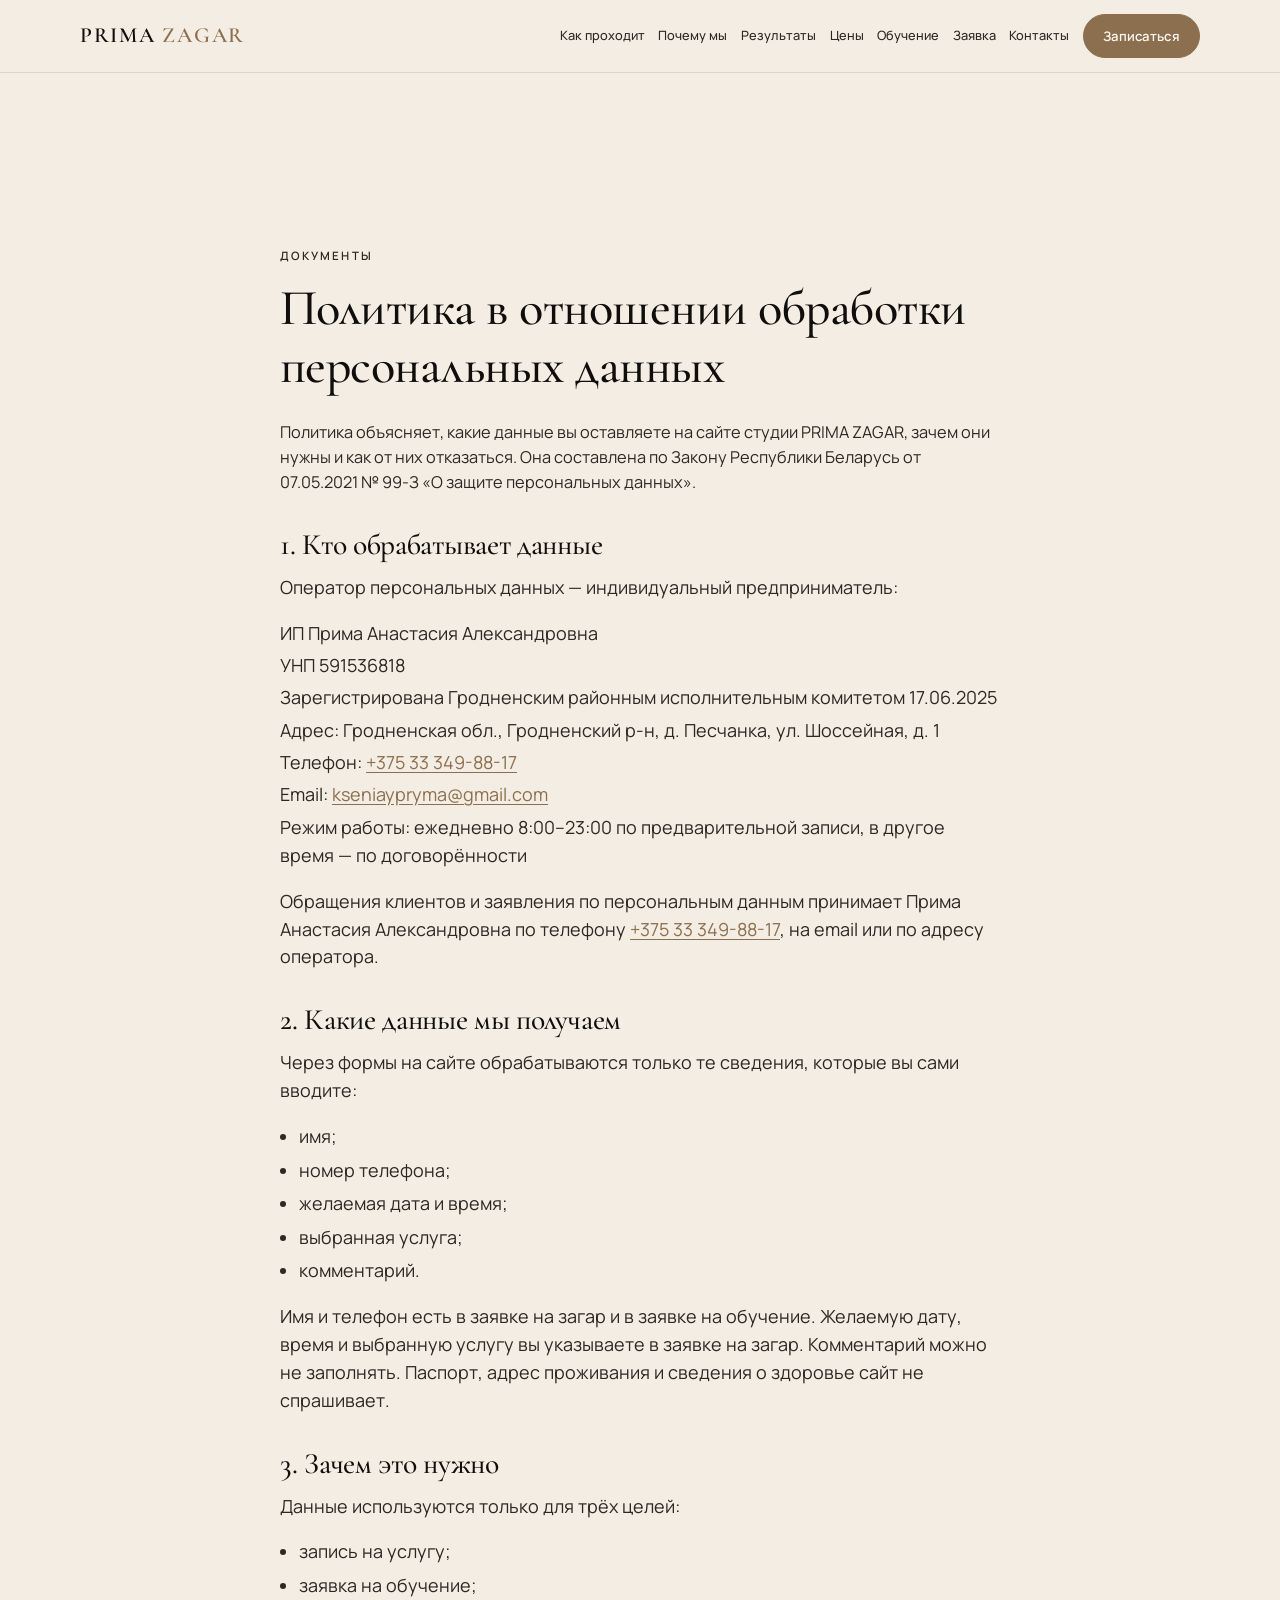
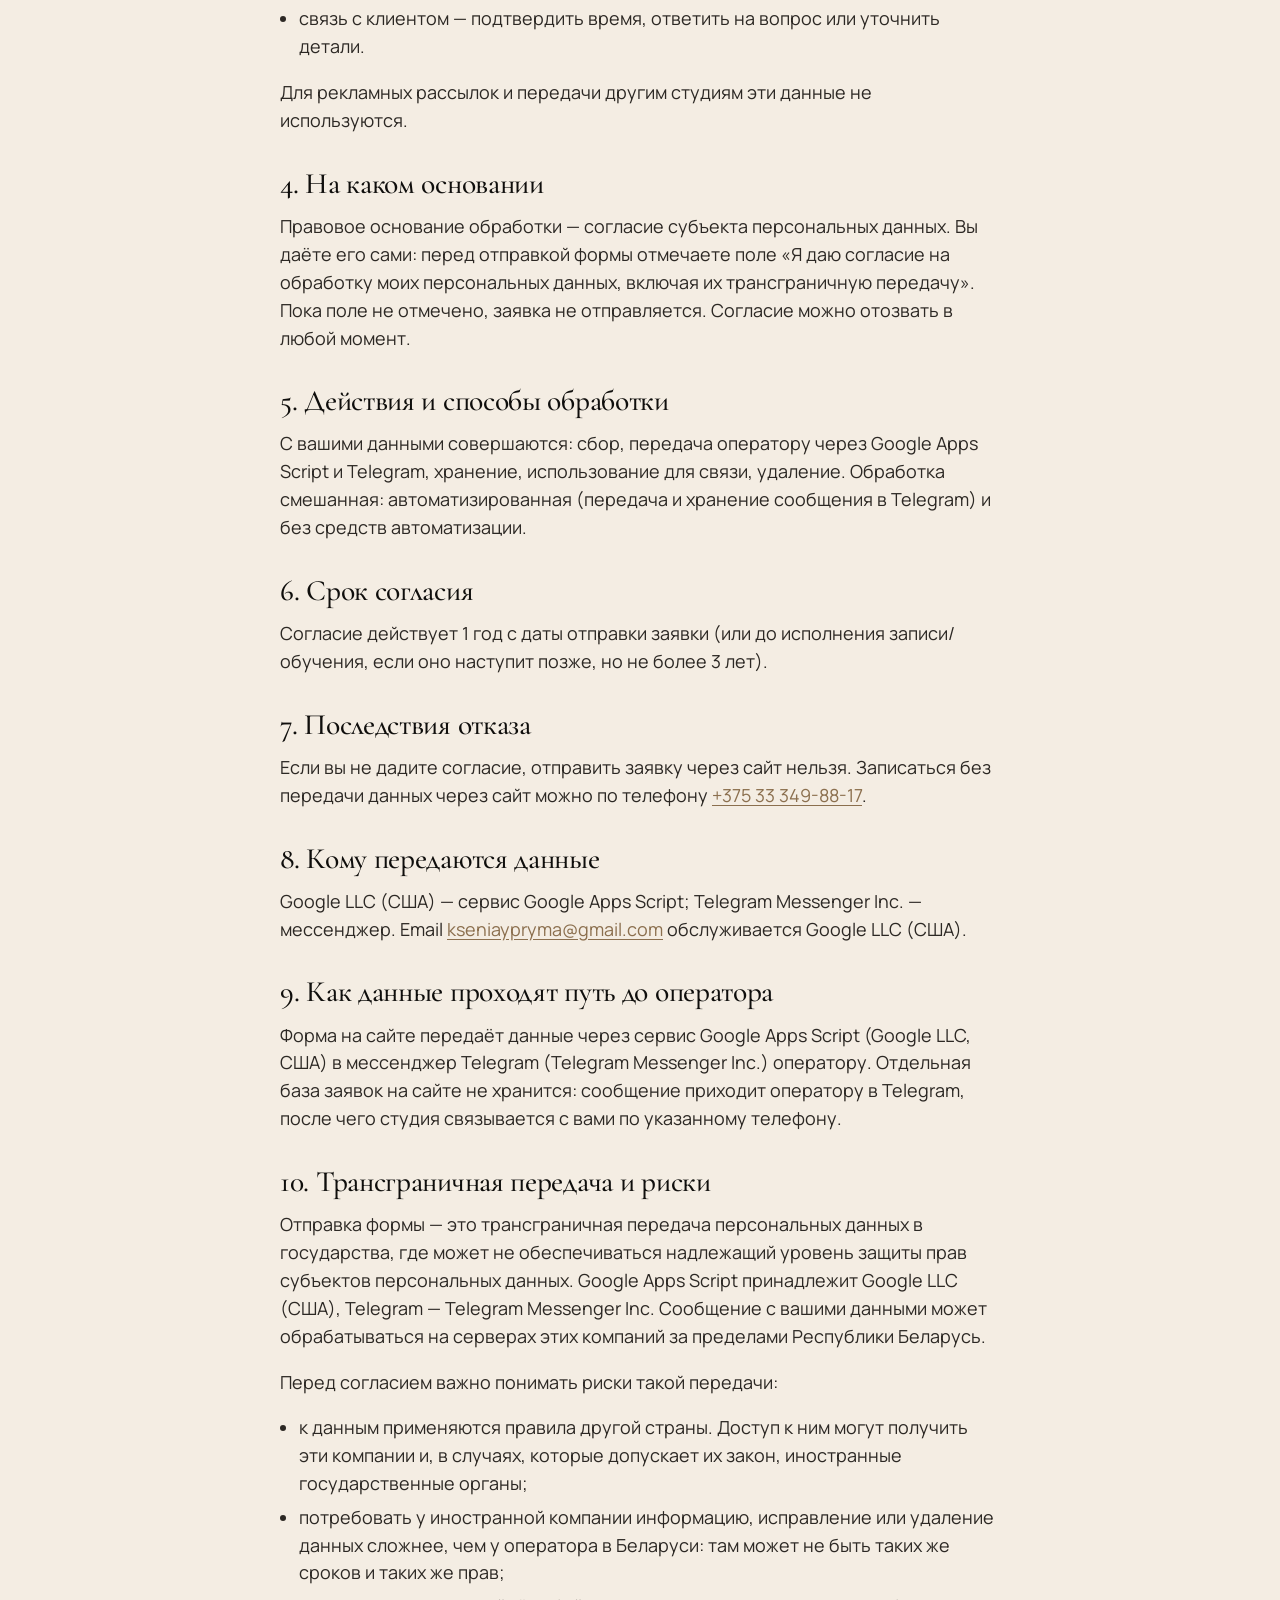
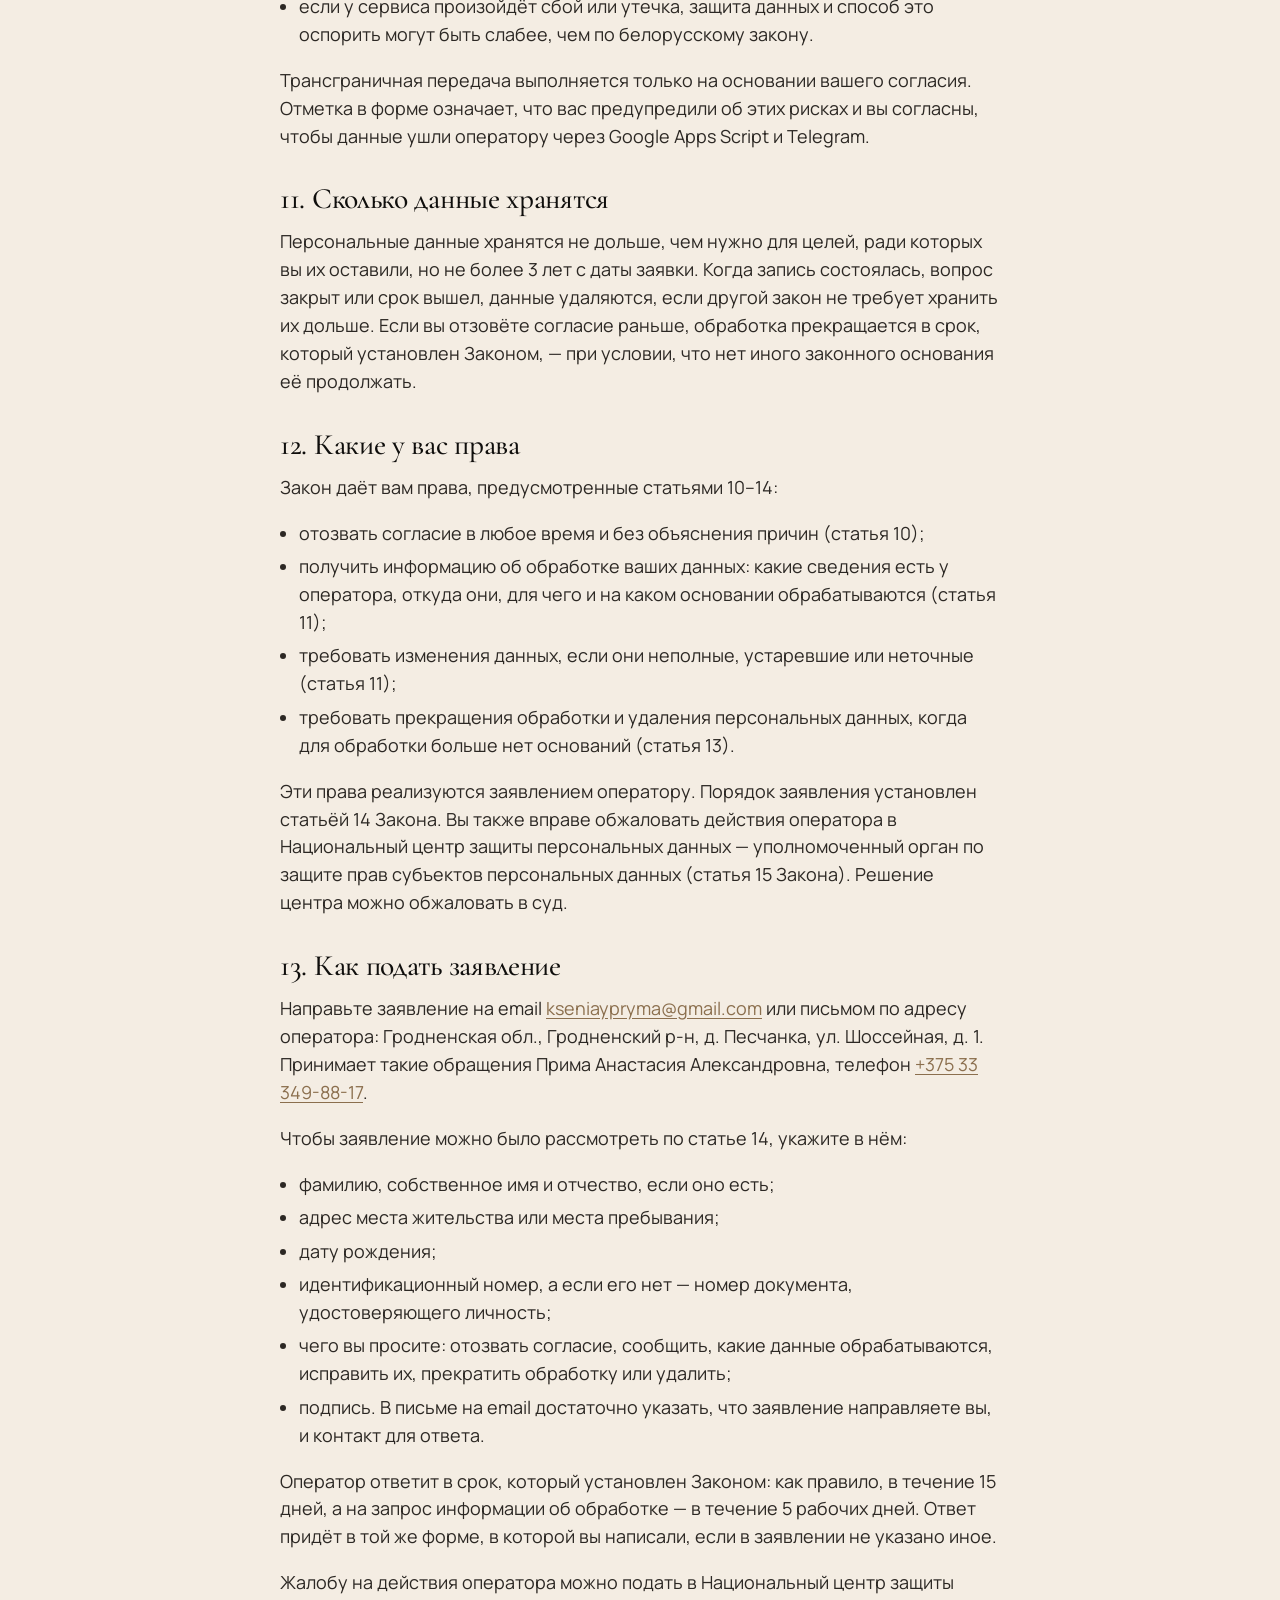
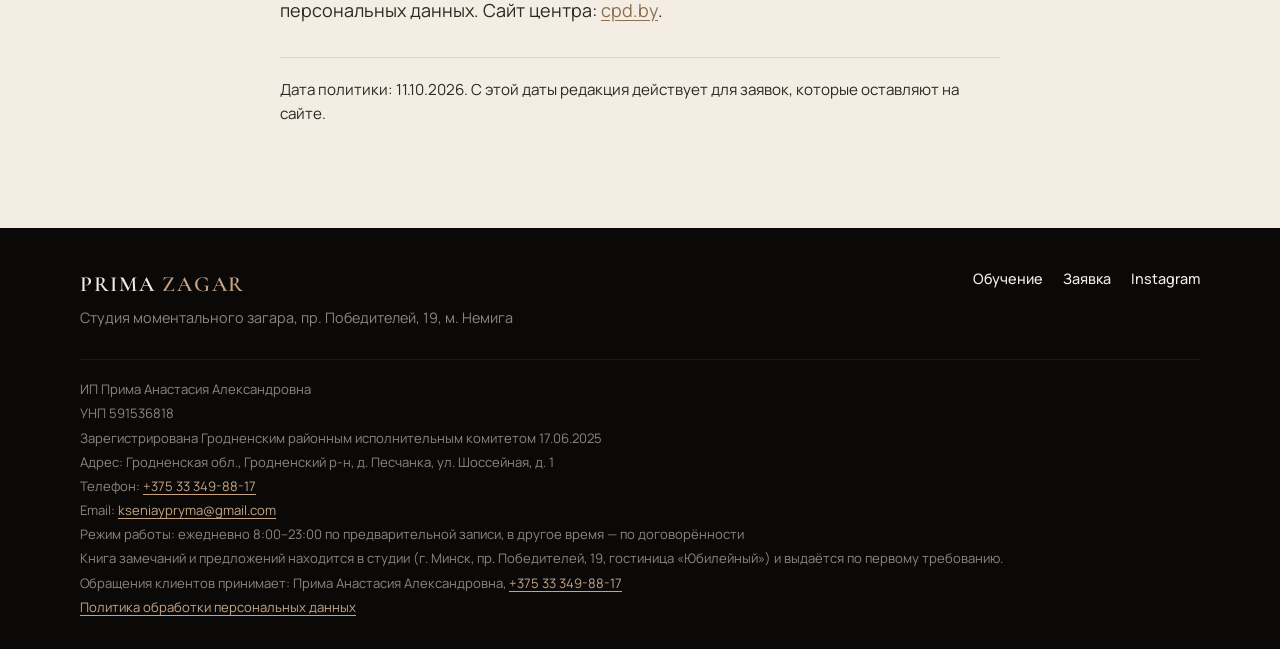
<file: privacy.html>
<!DOCTYPE html>
<html lang="ru">
<head>
  <meta charset="UTF-8" />
  <meta name="viewport" content="width=device-width, initial-scale=1" />
  <title>Политика в отношении обработки персональных данных — PRIMA ZAGAR</title>
  <meta name="description" content="Политика обработки персональных данных ИП Прима Анастасия Александровна: какие данные собирает сайт, зачем, как они передаются и какие права есть у клиента." />
  <link rel="icon" href="favicon.ico" sizes="16x16 32x32 48x48" />
  <link rel="icon" href="favicon.svg" type="image/svg+xml" />
  <link rel="apple-touch-icon" href="apple-touch-icon.png" />
  <link rel="icon" type="image/png" sizes="192x192" href="icon-192.png" />
  <link rel="icon" type="image/png" sizes="512x512" href="icon-512.png" />
  <link rel="stylesheet" href="fonts/fonts.css">
  <link rel="stylesheet" href="styles.css?v=20261012b" />
</head>
<body class="page-inner page-privacy">
  <header class="site-header is-scrolled" id="siteHeader">
    <div class="header-inner">
      <a class="logo" href="index.html">PRIMA <span>ZAGAR</span></a>
      <nav class="nav" id="nav" aria-label="Основная навигация">
        <a href="index.html#process">Как проходит</a>
        <a href="index.html#why">Почему мы</a>
        <a href="index.html#results">Результаты</a>
        <a href="index.html#prices">Цены</a>
        <a href="obuchenie.html">Обучение</a>
        <a href="zapis.html">Заявка</a>
        <a href="index.html#contacts">Контакты</a>
        <a class="nav-cta" href="zapis.html">Записаться</a>
        <a class="nav-secondary" href="https://www.instagram.com/prima_zagar/" target="_blank" rel="noopener">Instagram</a>
      </nav>
      <a class="btn btn-primary btn-sm header-cta" href="zapis.html">Записаться</a>
      <button class="nav-toggle" id="navToggle" type="button" aria-label="Меню" aria-expanded="false">
        <span></span><span></span><span></span>
      </button>
    </div>
  </header>

  <main>
    <section class="section section-cream">
      <div class="container policy">
        <header class="section-head policy-head">
          <p class="eyebrow">Документы</p>
          <h1>Политика в отношении обработки персональных данных</h1>
          <p class="section-sub">Политика объясняет, какие данные вы оставляете на сайте студии PRIMA ZAGAR, зачем они нужны и как от них отказаться. Она составлена по Закону Республики Беларусь от 07.05.2021 №&nbsp;99-З «О защите персональных данных».</p>
        </header>

        <h2>1. Кто обрабатывает данные</h2>
        <p>Оператор персональных данных — индивидуальный предприниматель:</p>
        <ul class="policy-details">
          <li>ИП Прима Анастасия Александровна</li>
          <li>УНП 591536818</li>
          <li>Зарегистрирована Гродненским районным исполнительным комитетом 17.06.2025</li>
          <li>Адрес: Гродненская обл., Гродненский р-н, д.&nbsp;Песчанка, ул.&nbsp;Шоссейная, д.&nbsp;1</li>
          <li>Телефон: <a href="tel:+375333498817">+375 33 349-88-17</a></li>
          <li>Email: <a href="mailto:kseniaypryma@gmail.com">kseniaypryma@gmail.com</a></li>
          <li>Режим работы: ежедневно 8:00–23:00 по предварительной записи, в другое время — по договорённости</li>
        </ul>
        <p>Обращения клиентов и заявления по персональным данным принимает Прима Анастасия Александровна по телефону <a href="tel:+375333498817">+375 33 349-88-17</a>, на email или по адресу оператора.</p>

        <h2>2. Какие данные мы получаем</h2>
        <p>Через формы на сайте обрабатываются только те сведения, которые вы сами вводите:</p>
        <ul class="policy-points">
          <li>имя;</li>
          <li>номер телефона;</li>
          <li>желаемая дата и время;</li>
          <li>выбранная услуга;</li>
          <li>комментарий.</li>
        </ul>
        <p>Имя и телефон есть в заявке на загар и в заявке на обучение. Желаемую дату, время и выбранную услугу вы указываете в заявке на загар. Комментарий можно не заполнять. Паспорт, адрес проживания и сведения о здоровье сайт не спрашивает.</p>

        <h2>3. Зачем это нужно</h2>
        <p>Данные используются только для трёх целей:</p>
        <ul class="policy-points">
          <li>запись на услугу;</li>
          <li>заявка на обучение;</li>
          <li>связь с клиентом — подтвердить время, ответить на вопрос или уточнить детали.</li>
        </ul>
        <p>Для рекламных рассылок и передачи другим студиям эти данные не используются.</p>

        <h2>4. На каком основании</h2>
        <p>Правовое основание обработки — согласие субъекта персональных данных. Вы даёте его сами: перед отправкой формы отмечаете поле «Я даю согласие на обработку моих персональных данных, включая их трансграничную передачу». Пока поле не отмечено, заявка не отправляется. Согласие можно отозвать в любой момент.</p>

        <h2>5. Действия и способы обработки</h2>
        <p>С вашими данными совершаются: сбор, передача оператору через Google Apps Script и Telegram, хранение, использование для связи, удаление. Обработка смешанная: автоматизированная (передача и хранение сообщения в Telegram) и без средств автоматизации.</p>

        <h2>6. Срок согласия</h2>
        <p>Согласие действует 1 год с даты отправки заявки (или до исполнения записи/обучения, если оно наступит позже, но не более 3 лет).</p>

        <h2>7. Последствия отказа</h2>
        <p>Если вы не дадите согласие, отправить заявку через сайт нельзя. Записаться без передачи данных через сайт можно по телефону <a href="tel:+375333498817">+375 33 349-88-17</a>.</p>

        <h2>8. Кому передаются данные</h2>
        <p>Google LLC (США) — сервис Google Apps Script; Telegram Messenger Inc. — мессенджер. Email <a href="mailto:kseniaypryma@gmail.com">kseniaypryma@gmail.com</a> обслуживается Google LLC (США).</p>

        <h2>9. Как данные проходят путь до оператора</h2>
        <p>Форма на сайте передаёт данные через сервис Google Apps Script (Google LLC, США) в мессенджер Telegram (Telegram Messenger Inc.) оператору. Отдельная база заявок на сайте не хранится: сообщение приходит оператору в Telegram, после чего студия связывается с вами по указанному телефону.</p>

        <h2>10. Трансграничная передача и риски</h2>
        <p>Отправка формы — это трансграничная передача персональных данных в государства, где может не обеспечиваться надлежащий уровень защиты прав субъектов персональных данных. Google Apps Script принадлежит Google LLC (США), Telegram — Telegram Messenger Inc. Сообщение с вашими данными может обрабатываться на серверах этих компаний за пределами Республики Беларусь.</p>
        <p>Перед согласием важно понимать риски такой передачи:</p>
        <ul class="policy-points">
          <li>к данным применяются правила другой страны. Доступ к ним могут получить эти компании и, в случаях, которые допускает их закон, иностранные государственные органы;</li>
          <li>потребовать у иностранной компании информацию, исправление или удаление данных сложнее, чем у оператора в Беларуси: там может не быть таких же сроков и таких же прав;</li>
          <li>если у сервиса произойдёт сбой или утечка, защита данных и способ это оспорить могут быть слабее, чем по белорусскому закону.</li>
        </ul>
        <p>Трансграничная передача выполняется только на основании вашего согласия. Отметка в форме означает, что вас предупредили об этих рисках и вы согласны, чтобы данные ушли оператору через Google Apps Script и Telegram.</p>

        <h2>11. Сколько данные хранятся</h2>
        <p>Персональные данные хранятся не дольше, чем нужно для целей, ради которых вы их оставили, но не более 3 лет с даты заявки. Когда запись состоялась, вопрос закрыт или срок вышел, данные удаляются, если другой закон не требует хранить их дольше. Если вы отзовёте согласие раньше, обработка прекращается в срок, который установлен Законом, — при условии, что нет иного законного основания её продолжать.</p>

        <h2>12. Какие у вас права</h2>
        <p>Закон даёт вам права, предусмотренные статьями 10–14:</p>
        <ul class="policy-points">
          <li>отозвать согласие в любое время и без объяснения причин (статья 10);</li>
          <li>получить информацию об обработке ваших данных: какие сведения есть у оператора, откуда они, для чего и на каком основании обрабатываются (статья 11);</li>
          <li>требовать изменения данных, если они неполные, устаревшие или неточные (статья 11);</li>
          <li>требовать прекращения обработки и удаления персональных данных, когда для обработки больше нет оснований (статья 13).</li>
        </ul>
        <p>Эти права реализуются заявлением оператору. Порядок заявления установлен статьёй 14 Закона. Вы также вправе обжаловать действия оператора в Национальный центр защиты персональных данных — уполномоченный орган по защите прав субъектов персональных данных (статья 15 Закона). Решение центра можно обжаловать в суд.</p>

        <h2>13. Как подать заявление</h2>
        <p>Направьте заявление на email <a href="mailto:kseniaypryma@gmail.com">kseniaypryma@gmail.com</a> или письмом по адресу оператора: Гродненская обл., Гродненский р-н, д.&nbsp;Песчанка, ул.&nbsp;Шоссейная, д.&nbsp;1. Принимает такие обращения Прима Анастасия Александровна, телефон <a href="tel:+375333498817">+375 33 349-88-17</a>.</p>
        <p>Чтобы заявление можно было рассмотреть по статье 14, укажите в нём:</p>
        <ul class="policy-points">
          <li>фамилию, собственное имя и отчество, если оно есть;</li>
          <li>адрес места жительства или места пребывания;</li>
          <li>дату рождения;</li>
          <li>идентификационный номер, а если его нет — номер документа, удостоверяющего личность;</li>
          <li>чего вы просите: отозвать согласие, сообщить, какие данные обрабатываются, исправить их, прекратить обработку или удалить;</li>
          <li>подпись. В письме на email достаточно указать, что заявление направляете вы, и контакт для ответа.</li>
        </ul>
        <p>Оператор ответит в срок, который установлен Законом: как правило, в течение 15 дней, а на запрос информации об обработке — в течение 5 рабочих дней. Ответ придёт в той же форме, в которой вы написали, если в заявлении не указано иное.</p>
        <p>Жалобу на действия оператора можно подать в Национальный центр защиты персональных данных. Сайт центра: <a href="https://cpd.by/" target="_blank" rel="noopener">cpd.by</a>.</p>

        <p class="policy-date">Дата политики: 11.10.2026. С этой даты редакция действует для заявок, которые оставляют на сайте.</p>
      </div>
    </section>
  </main>

  <footer class="site-footer" id="contacts">
    <div class="container footer-inner">
      <div class="footer-brand">
        <a class="logo" href="index.html">PRIMA <span>ZAGAR</span></a>
        <p>Студия моментального загара, пр.&nbsp;Победителей,&nbsp;19, м.&nbsp;Немига</p>
      </div>
      <div class="footer-links">
        <a href="obuchenie.html">Обучение</a>
        <a href="zapis.html">Заявка</a>
        <a href="https://www.instagram.com/prima_zagar/" target="_blank" rel="noopener">Instagram</a>
      </div>
      <div class="footer-legal">
        <p>ИП Прима Анастасия Александровна</p>
        <p>УНП 591536818</p>
        <p>Зарегистрирована Гродненским районным исполнительным комитетом 17.06.2025</p>
        <p>Адрес: Гродненская обл., Гродненский р-н, д.&nbsp;Песчанка, ул.&nbsp;Шоссейная, д.&nbsp;1</p>
        <p>Телефон: <a href="tel:+375333498817">+375 33 349-88-17</a></p>
        <p>Email: <a href="mailto:kseniaypryma@gmail.com">kseniaypryma@gmail.com</a></p>
        <p>Режим работы: ежедневно 8:00–23:00 по предварительной записи, в другое время — по договорённости</p>
        <p>Книга замечаний и предложений находится в студии (г. Минск, пр. Победителей, 19, гостиница «Юбилейный») и выдаётся по первому требованию.</p>
        <p>Обращения клиентов принимает: Прима Анастасия Александровна, <a href="tel:+375333498817">+375 33 349-88-17</a></p>
        <p><a href="privacy.html" aria-current="page">Политика обработки персональных данных</a></p>
      </div>
    </div>
  </footer>

  <script>
    (function () {
      var toggle = document.getElementById('navToggle');
      var nav = document.getElementById('nav');
      var header = document.getElementById('siteHeader');

      function setMenu(open) {
        if (!toggle || !nav) return;
        nav.classList.toggle('is-open', open);
        toggle.classList.toggle('is-open', open);
        toggle.setAttribute('aria-expanded', open ? 'true' : 'false');
        document.documentElement.classList.toggle('nav-open', open);
        document.body.classList.toggle('nav-open', open);
        if (header) header.classList.toggle('menu-open', open);
      }

      if (toggle) {
        toggle.addEventListener('click', function () {
          setMenu(!nav.classList.contains('is-open'));
        });
      }

      if (nav) {
        nav.querySelectorAll('a').forEach(function (link) {
          link.addEventListener('click', function () {
            setMenu(false);
          });
        });
      }
    })();
  </script>
</body>
</html>
</file>
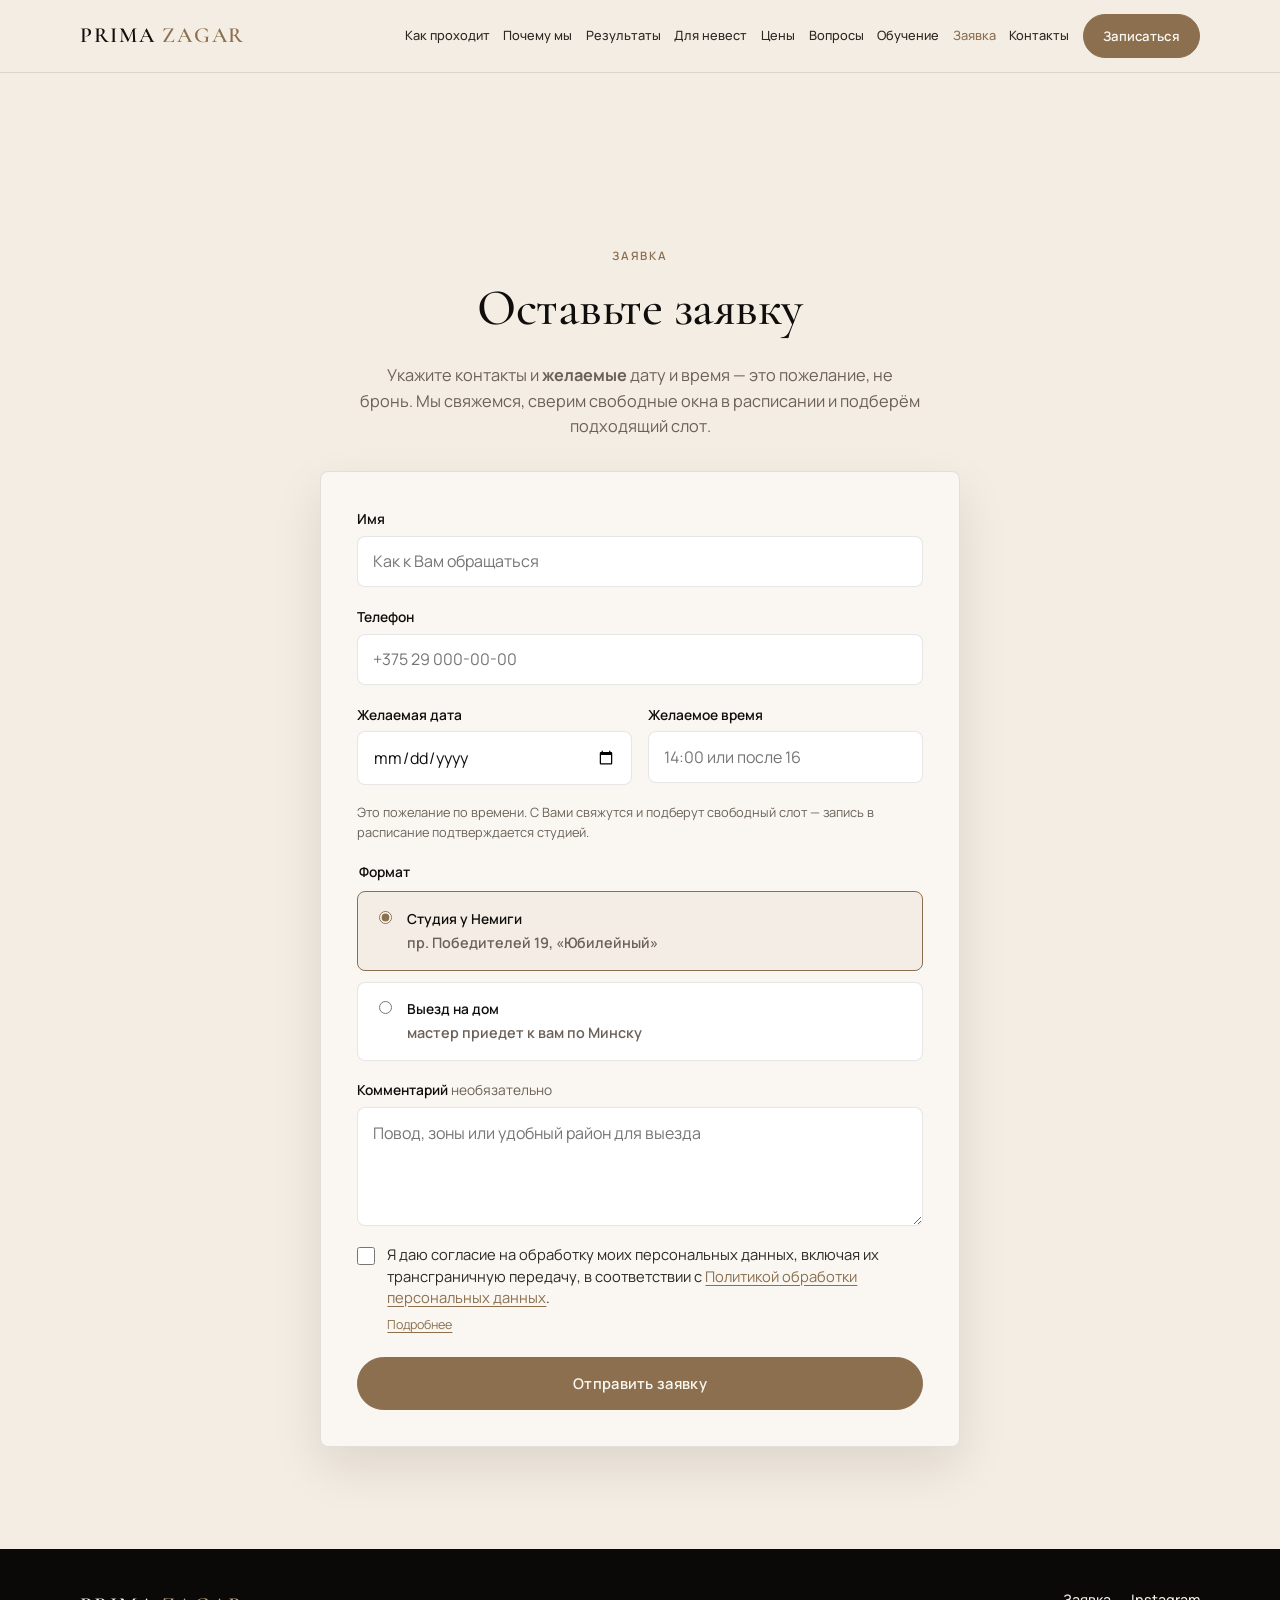
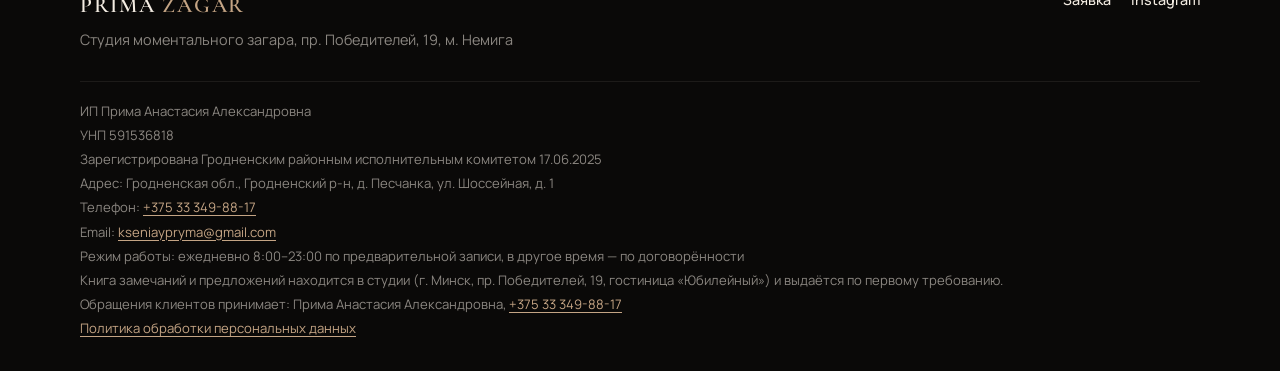
<file: zapis.html>
<!DOCTYPE html>
<html lang="ru">
<head>
  <meta charset="UTF-8" />
  <meta name="viewport" content="width=device-width, initial-scale=1" />
  <title>Заявка на загар — PRIMA ZAGAR | Минск, Немига</title>
  <meta name="description" content="Заявка на моментальный загар: контакты и желаемое время. Студия свяжется и подберёт свободный слот." />
  <link rel="icon" href="favicon.ico" sizes="16x16 32x32 48x48" />
  <link rel="icon" href="favicon.svg" type="image/svg+xml" />
  <link rel="apple-touch-icon" href="apple-touch-icon.png" />
  <link rel="icon" type="image/png" sizes="192x192" href="icon-192.png" />
  <link rel="icon" type="image/png" sizes="512x512" href="icon-512.png" />
  <link rel="stylesheet" href="fonts/fonts.css">
  <link rel="stylesheet" href="styles.css?v=20261012b" />
</head>
<body class="page-inner">
  <header class="site-header is-scrolled" id="siteHeader">
    <div class="header-inner">
      <a class="logo" href="index.html">PRIMA <span>ZAGAR</span></a>
      <nav class="nav" id="nav" aria-label="Основная навигация">
        <a href="index.html#process">Как проходит</a>
        <a href="index.html#why">Почему мы</a>
        <a href="index.html#results">Результаты</a>
        <a href="index.html#bride">Для невест</a>
        <a href="index.html#prices">Цены</a>
        <a href="index.html#faq">Вопросы</a>
        <a href="obuchenie.html">Обучение</a>
        <a href="zapis.html" aria-current="page">Заявка</a>
        <a href="index.html#contacts">Контакты</a>
        <a class="nav-cta" href="zapis.html">Записаться</a>
        <a class="nav-secondary" href="https://www.instagram.com/prima_zagar/" target="_blank" rel="noopener">Instagram</a>
      </nav>
      <a class="btn btn-primary btn-sm header-cta" href="zapis.html">Записаться</a>
      <button class="nav-toggle" id="navToggle" type="button" aria-label="Меню" aria-expanded="false">
        <span></span><span></span><span></span>
      </button>
    </div>
  </header>

  <main>
    <section class="section zayavka section-cream" id="zayavka">
      <div class="container zayavka-layout">
        <header class="section-head zayavka-head">
          <p class="eyebrow">Заявка</p>
          <h1>Оставьте заявку</h1>
          <p class="section-sub">Укажите контакты и <strong>желаемые</strong> дату и время — это пожелание, не бронь. Мы свяжемся, сверим свободные окна в расписании и подберём подходящий слот.</p>
        </header>

        <div class="zayavka-card" id="zayavkaCard">
          <form class="zayavka-form" id="bookingForm" novalidate>
            <div class="field">
              <label for="name">Имя</label>
              <input id="name" name="name" type="text" autocomplete="name" required maxlength="80" placeholder="Как к Вам обращаться" />
              <p class="field-error" id="nameError" hidden>Напишите, как к Вам обращаться.</p>
            </div>

            <div class="field">
              <label for="phone">Телефон</label>
              <input id="phone" name="phone" type="tel" autocomplete="tel" inputmode="tel" required maxlength="24" placeholder="+375 29 000-00-00" />
              <p class="field-error" id="phoneError" hidden>Укажите номер в формате +375 XX XXX-XX-XX.</p>
            </div>

            <div class="field-row">
              <div class="field">
                <label for="date">Желаемая дата</label>
                <input id="date" name="date" type="date" />
              </div>
              <div class="field">
                <label for="time">Желаемое время</label>
                <input id="time" name="time" type="text" maxlength="60" placeholder="14:00 или после 16" />
              </div>
            </div>
            <p class="field-hint field-hint-block">Это пожелание по времени. С Вами свяжутся и подберут свободный слот — запись в расписание подтверждается студией.</p>

            <fieldset class="field field-service">
              <legend>Формат</legend>
              <div class="service-options">
                <label class="service-option">
                  <input type="radio" name="service" value="Студия у Немиги (пр. Победителей 19)" checked />
                  <span>
                    <strong>Студия у Немиги</strong>
                    <em>пр. Победителей 19, «Юбилейный»</em>
                  </span>
                </label>
                <label class="service-option">
                  <input type="radio" name="service" value="Выезд на дом" />
                  <span>
                    <strong>Выезд на дом</strong>
                    <em>мастер приедет к вам по Минску</em>
                  </span>
                </label>
              </div>
            </fieldset>

            <div class="field">
              <label for="notes">Комментарий <span class="optional">необязательно</span></label>
              <textarea id="notes" name="notes" rows="4" maxlength="500" placeholder="Повод, зоны или удобный район для выезда"></textarea>
            </div>

            <div class="field field-consent">
              <label class="consent-label" for="consent">
                <input id="consent" name="consent" type="checkbox" value="true" required />
                <span>Я даю согласие на обработку моих персональных данных, включая их трансграничную передачу, в соответствии с <a href="privacy.html" target="_blank" rel="noopener">Политикой обработки персональных данных</a>.</span>
              </label>
              <p class="consent-more"><a href="privacy.html" target="_blank" rel="noopener">Подробнее</a></p>
              <p class="field-error" id="consentError" hidden>Отметьте согласие на обработку персональных данных.</p>
            </div>

            <button class="btn btn-primary" type="submit" id="submitBtn">Отправить заявку</button>
            </form>

          <div class="zayavka-success" id="bookingSuccess" hidden tabindex="-1">
            <h2>Заявка отправлена</h2>
            <p id="successText">Мы получили заявку в Telegram. Свяжемся, сверим расписание и подтвердим слот.</p>
            <div class="zayavka-success-actions">
              <a class="btn btn-outline" href="https://www.instagram.com/prima_zagar/" target="_blank" rel="noopener">Instagram</a>
              <a class="btn btn-outline" href="https://yandex.ru/maps/org/yubileyny/1193705094/" target="_blank" rel="noopener">Показать на картах</a>
              <a class="btn btn-outline" href="index.html">На главную</a>
            </div>
          </div>
        </div>
      </div>
    </section>
  </main>

  <footer class="site-footer">
    <div class="container footer-inner">
      <div class="footer-brand">
        <a class="logo" href="index.html">PRIMA <span>ZAGAR</span></a>
        <p>Студия моментального загара, пр.&nbsp;Победителей,&nbsp;19, м.&nbsp;Немига</p>
      </div>
      <div class="footer-links">
        <a href="zapis.html">Заявка</a>
        <a href="https://www.instagram.com/prima_zagar/" target="_blank" rel="noopener">Instagram</a>
      </div>
      <div class="footer-legal">
        <p>ИП Прима Анастасия Александровна</p>
        <p>УНП 591536818</p>
        <p>Зарегистрирована Гродненским районным исполнительным комитетом 17.06.2025</p>
        <p>Адрес: Гродненская обл., Гродненский р-н, д.&nbsp;Песчанка, ул.&nbsp;Шоссейная, д.&nbsp;1</p>
        <p>Телефон: <a href="tel:+375333498817">+375 33 349-88-17</a></p>
        <p>Email: <a href="mailto:kseniaypryma@gmail.com">kseniaypryma@gmail.com</a></p>
        <p>Режим работы: ежедневно 8:00–23:00 по предварительной записи, в другое время — по договорённости</p>
        <p>Книга замечаний и предложений находится в студии (г. Минск, пр. Победителей, 19, гостиница «Юбилейный») и выдаётся по первому требованию.</p>
        <p>Обращения клиентов принимает: Прима Анастасия Александровна, <a href="tel:+375333498817">+375 33 349-88-17</a></p>
        <p><a href="privacy.html">Политика обработки персональных данных</a></p>
      </div>
    </div>
  </footer>

  <script>
    (function () {
      var toggle = document.getElementById('navToggle');
      var nav = document.getElementById('nav');
      var header = document.getElementById('siteHeader');

      function onScroll() {
        if (!header) return;
        header.classList.add('is-scrolled');
      }
      onScroll();
      window.addEventListener('scroll', onScroll, { passive: true });

      if (toggle && nav) {
        function setMenu(open) {
          nav.classList.toggle('is-open', open);
          toggle.classList.toggle('is-open', open);
          toggle.setAttribute('aria-expanded', open ? 'true' : 'false');
          document.documentElement.classList.toggle('nav-open', open);
          document.body.classList.toggle('nav-open', open);
          if (header) header.classList.toggle('menu-open', open);
        }
        toggle.addEventListener('click', function () {
          setMenu(!nav.classList.contains('is-open'));
        });
        nav.querySelectorAll('a').forEach(function (link) {
          link.addEventListener('click', function () {
            setMenu(false);
          });
        });
      }

      var form = document.getElementById('bookingForm');
      var success = document.getElementById('bookingSuccess');
      var head = document.querySelector('.zayavka-head');
      var fallback = document.getElementById('telegramFallback');
      var nameInput = document.getElementById('name');
      var phoneInput = document.getElementById('phone');
      var dateInput = document.getElementById('date');
      var timeInput = document.getElementById('time');
      var notesInput = document.getElementById('notes');
      var nameError = document.getElementById('nameError');
      var phoneError = document.getElementById('phoneError');
      var consentInput = document.getElementById('consent');
      var consentError = document.getElementById('consentError');

      if (dateInput) {
        var today = new Date();
        var month = String(today.getMonth() + 1).padStart(2, '0');
        var day = String(today.getDate()).padStart(2, '0');
        dateInput.min = today.getFullYear() + '-' + month + '-' + day;
      }

      function digitsOnly(value) {
        return String(value || '').replace(/\D/g, '');
      }

      function isValidByPhone(value) {
        var digits = digitsOnly(value);
        if (digits.indexOf('375') === 0) return digits.length === 12;
        if (digits.indexOf('80') === 0) return digits.length === 11;
        return /^(25|29|33|44)\d{7}$/.test(digits);
      }

      function formatPhone(value) {
        var digits = digitsOnly(value);
        if (digits.indexOf('80') === 0 && digits.length >= 11) {
          digits = '375' + digits.slice(2, 11);
        } else if (/^(25|29|33|44)/.test(digits) && digits.length === 9) {
          digits = '375' + digits;
        }
        if (digits.indexOf('375') === 0 && digits.length >= 12) {
          digits = digits.slice(0, 12);
          return '+375 ' + digits.slice(3, 5) + ' ' + digits.slice(5, 8) + '-' + digits.slice(8, 10) + '-' + digits.slice(10, 12);
        }
        return String(value || '').trim();
      }

      function formatDate(value) {
        if (!value) return 'не указана';
        var parts = value.split('-');
        if (parts.length !== 3) return value;
        return parts[2] + '.' + parts[1] + '.' + parts[0];
      }

      function selectedService() {
        var checked = form.querySelector('input[name="service"]:checked');
        return checked ? checked.value : 'не указан';
      }

      function buildMessage() {
        var lines = [
          'Новая заявка — Prima Zagar',
          '',
          'Имя: ' + nameInput.value.trim(),
          'Телефон: ' + formatPhone(phoneInput.value),
          'Желаемая дата: ' + formatDate(dateInput.value),
          'Желаемое время: ' + (timeInput.value.trim() || 'не указано'),
          'Формат: ' + selectedService()
        ];
        var notes = notesInput.value.trim();
        if (notes) {
          lines.push('Комментарий: ' + notes);
        }
        lines.push(
          '',
          'Дата и время — пожелание, не бронь.',
          'Связаться, сверить расписание и подтвердить слот.',
          '',
          'Источник: сайт (zapis)'
        );
        return lines.join('\n');
      }

      var LEAD_URL = 'https://script.google.com/macros/s/AKfycbxX5Eu4_u65D97IkEd_XhID-FS-PvuNdwQLDyLx3vQ3eksb1bV64FrMWILvJnotc6U/exec';
      var submitBtn = document.getElementById('submitBtn');
      var successText = document.getElementById('successText');

      function telegramUrl(text) {
        return 'https://t.me/prima_zagar?text=' + encodeURIComponent(text);
      }

      function setFieldState(input, errorEl, ok) {
        input.classList.toggle('is-invalid', !ok);
        input.setAttribute('aria-invalid', ok ? 'false' : 'true');
        if (errorEl) errorEl.hidden = ok;
      }

      function validate() {
        var nameOk = nameInput.value.trim().length >= 2;
        var phoneOk = isValidByPhone(phoneInput.value);
        var consentOk = !!(consentInput && consentInput.checked);
        setFieldState(nameInput, nameError, nameOk);
        setFieldState(phoneInput, phoneError, phoneOk);
        if (consentInput) setFieldState(consentInput, consentError, consentOk);
        return nameOk && phoneOk && consentOk;
      }

      function showSuccess(viaBot) {
        form.hidden = true;
        success.hidden = false;
        /* Heading and fill-in instructions belong with the form.
           Nothing on this page returns to the form, so they stay hidden. */
        if (head) head.hidden = true;
        if (successText) {
          successText.textContent = viaBot
            ? 'Мы получили заявку в Telegram. Свяжемся, сверим расписание и подтвердим слот.'
            : 'Не удалось отправить через бота. Нажмите кнопку ниже — сообщение уже заполнено.';
        }
        if (fallback) fallback.hidden = !!viaBot;
        success.focus();
      }

      function buildPayload() {
        return {
          action: 'submitPrimaZagarLead',
          type: 'zapis',
          name: nameInput.value.trim(),
          phone: formatPhone(phoneInput.value),
          date: formatDate(dateInput.value),
          time: timeInput.value.trim() || '',
          service: selectedService(),
          comment: notesInput.value.trim(),
          source: 'сайт (zapis)',
          consent: true
        };
      }

      function sendLead(payload) {
        return fetch(LEAD_URL, {
          method: 'POST',
          redirect: 'follow',
          headers: { 'Content-Type': 'text/plain;charset=utf-8' },
          body: JSON.stringify(payload),
          keepalive: true
        });
      }

      function submitWithFastUi(payload, backup) {
        if (fallback) fallback.href = backup;
        if (submitBtn) {
          submitBtn.disabled = true;
          submitBtn.textContent = 'Отправляем…';
        }
        var settled = false;
        function finish(ok) {
          if (settled) return;
          settled = true;
          showSuccess(ok);
          if (!ok) window.open(backup, '_blank', 'noopener');
          if (submitBtn) {
            submitBtn.disabled = false;
            submitBtn.textContent = 'Отправить заявку';
          }
        }
        /* Apps Script often answers in 10–15s; Telegram is already delivered earlier. */
        var uiTimer = setTimeout(function () { finish(true); }, 700);
        sendLead(payload).then(function () {
          clearTimeout(uiTimer);
          finish(true);
        }).catch(function () {
          clearTimeout(uiTimer);
          finish(false);
        });
      }

      form.addEventListener('submit', function (event) {
        event.preventDefault();
        if (!validate()) {
          var firstInvalid = form.querySelector('.is-invalid');
          if (firstInvalid) firstInvalid.focus();
          return;
        }
        submitWithFastUi(buildPayload(), telegramUrl(buildMessage()));
      });

      nameInput.addEventListener('input', function () {
        if (nameInput.classList.contains('is-invalid')) {
          setFieldState(nameInput, nameError, nameInput.value.trim().length >= 2);
        }
      });

      phoneInput.addEventListener('input', function () {
        if (phoneInput.classList.contains('is-invalid')) {
          setFieldState(phoneInput, phoneError, isValidByPhone(phoneInput.value));
        }
      });

      if (consentInput) {
        consentInput.addEventListener('change', function () {
          if (consentInput.classList.contains('is-invalid')) {
            setFieldState(consentInput, consentError, consentInput.checked);
          }
        });
      }
    })();
  </script>
</body>
</html>
</file>
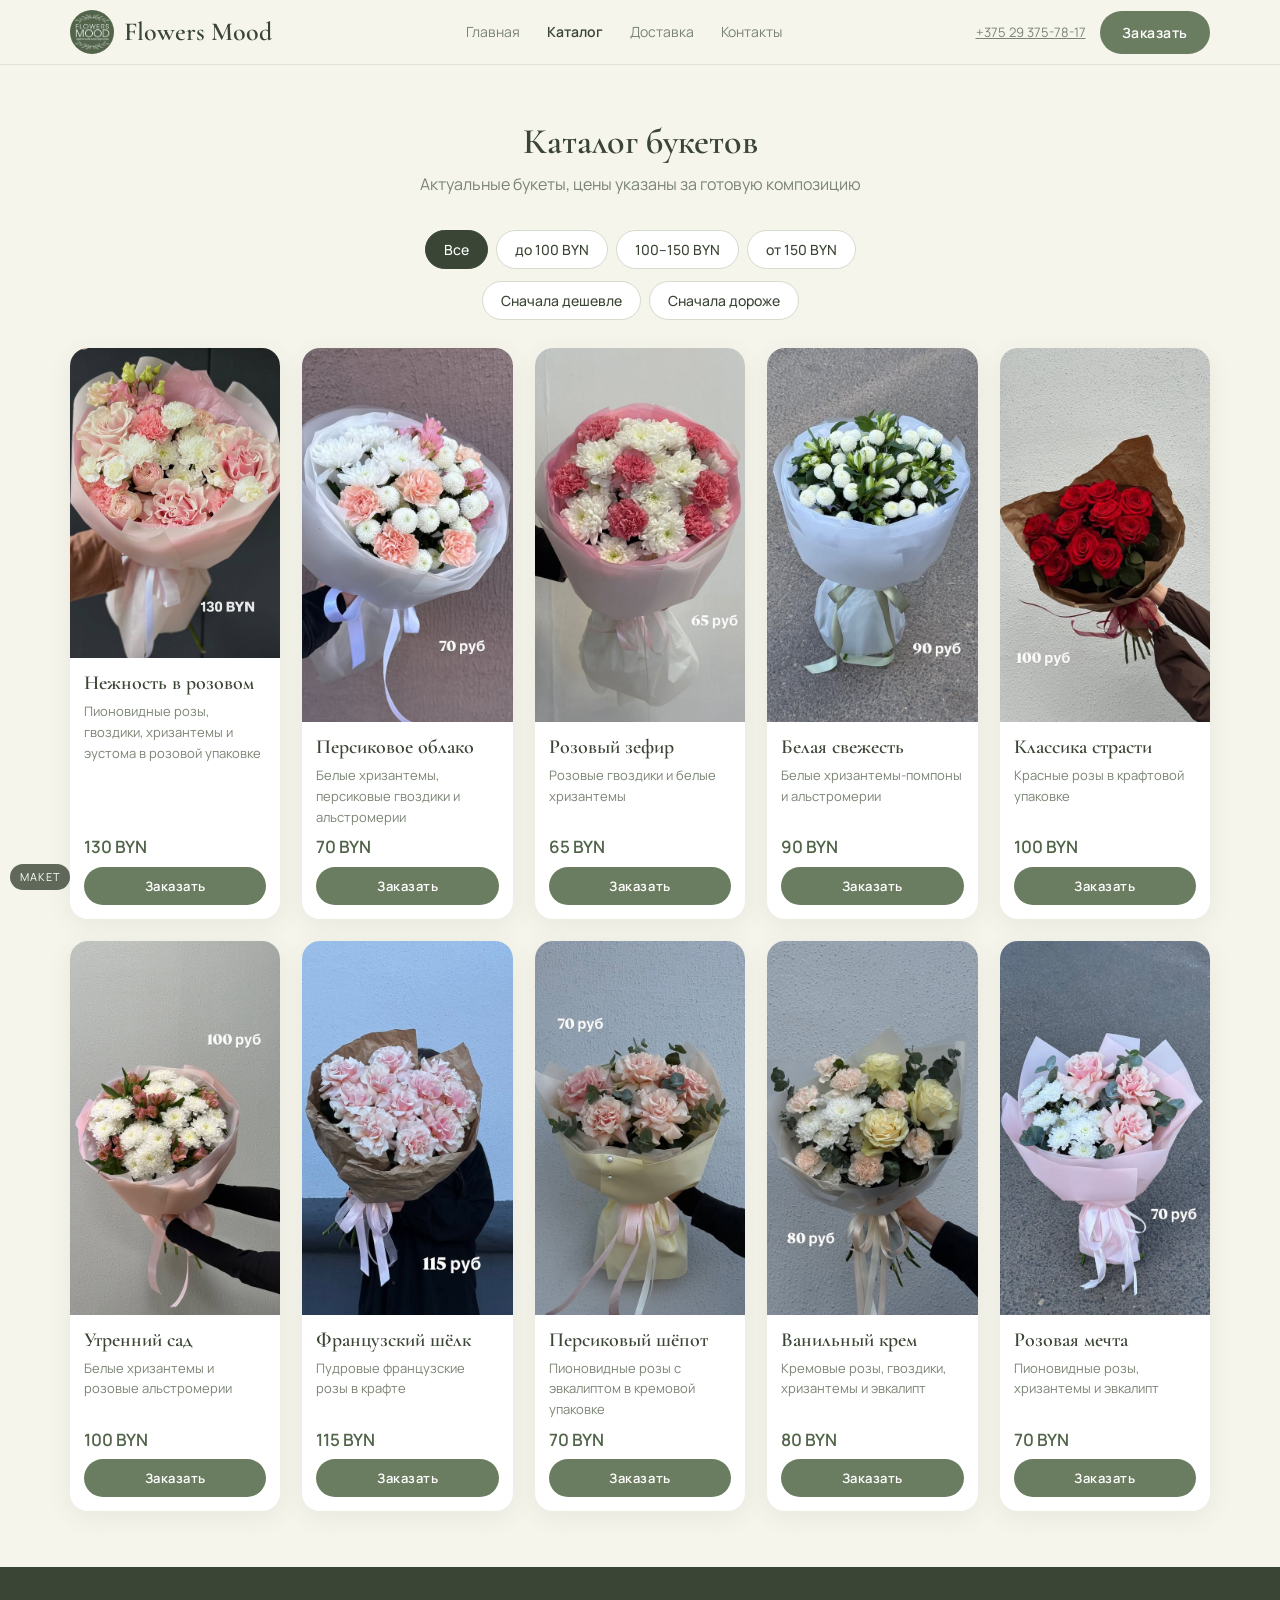
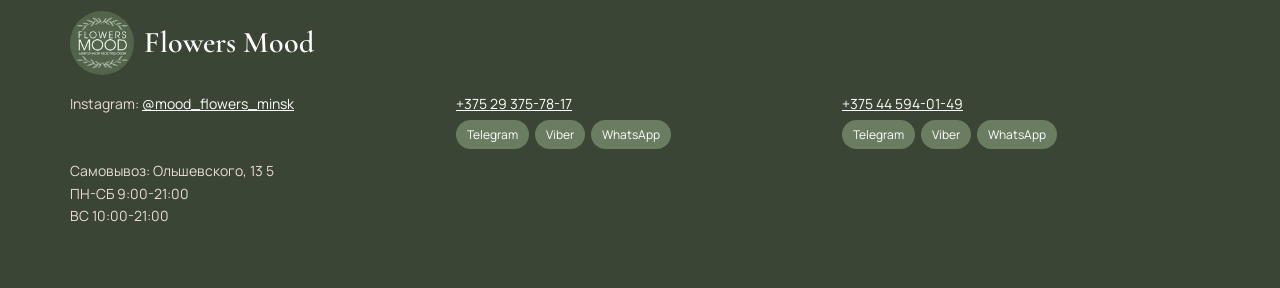
<file: mood-flowers/catalog.html>
<!DOCTYPE html>
<html lang="ru">
<head>
  <meta charset="utf-8">
  <meta name="viewport" content="width=device-width, initial-scale=1">
  <title>Каталог — Mood Flowers</title>
  <link href="https://fonts.googleapis.com/css2?family=Cormorant+Garamond:wght@500;600&family=Manrope:wght@400;500;600&display=swap" rel="stylesheet">
  <link rel="stylesheet" href="assets/site.css">
</head>
<body>
<header>
  <div class="wrap">
    <a class="logo" href="index.html"><img src="img/logo.jpg" alt="Flowers Mood"><span>Flowers Mood</span></a>
    <nav id="site-nav" aria-label="Основная навигация">
      <a href="index.html">Главная</a>
      <a href="catalog.html" aria-current="page">Каталог</a>
      <a href="delivery.html">Доставка</a>
      <a href="contacts.html">Контакты</a>
    </nav>
    <div class="header-tools">
      <a class="phone" href="tel:+375293757817">+375 29 375-78-17</a>
      <button class="btn" type="button" onclick="openOrder()">Заказать</button>
      <button class="nav-toggle" type="button" aria-label="Меню" aria-expanded="false" aria-controls="site-nav"><span></span><span></span><span></span></button>
    </div>
  </div>
</header>

<section id="catalog">
  <div class="wrap">
    <h1 class="sec-t">Каталог букетов</h1>
    <p class="sec-s">Актуальные букеты, цены указаны за готовую композицию</p>
    <div class="toolbar">
      <div class="filters" id="f">
        <button class="on" type="button" data-f="all">Все</button>
        <button type="button" data-f="lo">до 100 BYN</button>
        <button type="button" data-f="mid">100–150 BYN</button>
        <button type="button" data-f="hi">от 150 BYN</button>
      </div>
      <div class="filters" id="sort" aria-label="Сортировка">
        <button type="button" data-s="asc">Сначала дешевле</button>
        <button type="button" data-s="desc">Сначала дороже</button>
      </div>
    </div>
    <div class="grid" id="grid"></div>
    <p class="empty" id="empty">В этой категории букетов пока нет. Напишите нам, соберём под ваш бюджет.</p>
  </div>
</section>

<footer>
  <div class="wrap">
    <div class="logo"><img src="img/logo.jpg" alt="Flowers Mood"><span>Flowers Mood</span></div>
    <div class="cols">
      <div>Instagram: <a href="https://www.instagram.com/mood_flowers_minsk/" target="_blank" rel="noopener">@mood_flowers_minsk</a><br><br><br>Самовывоз: Ольшевского, 13 5<br>ПН-СБ 9:00-21:00<br>ВС 10:00-21:00</div>
      <div><a href="tel:+375293757817">+375 29 375-78-17</a><div class="ct"><a href="https://t.me/+375293757817" target="_blank">Telegram</a><a href="viber://chat?number=%2B375293757817">Viber</a><a href="https://wa.me/375293757817" target="_blank">WhatsApp</a></div></div>
      <div><a href="tel:+375445940149">+375 44 594-01-49</a><div class="ct"><a href="https://t.me/+375445940149" target="_blank">Telegram</a><a href="viber://chat?number=%2B375445940149">Viber</a><a href="https://wa.me/375445940149" target="_blank">WhatsApp</a></div></div>
    </div>
  </div>
</footer>

<div class="modal" id="m"><div class="box"><button class="x" type="button" onclick="closeOrder()">×</button>
<form id="form"><h3>Оформление заказа</h3>
<label>Букет</label><input id="bq" required>
<div class="row"><div><label>Дата</label><input type="date" id="dt" required></div><div><label>Время</label><select required><option>09:00–12:00</option><option>12:00–15:00</option><option>15:00–18:00</option><option>18:00–21:00</option></select></div></div>
<label>Получение</label><div class="radio"><label><input type="radio" name="dl" value="d" checked> Доставка</label><label><input type="radio" name="dl" value="p"> Самовывоз</label></div>
<div id="zone"><label>Зона доставки</label><select name="zone"><option value="in">В пределах МКАД</option><option value="out">За пределами МКАД</option></select></div><p class="note" id="pick" style="display:none;margin-top:8px">Самовывоз: Ольшевского, 13 5 · ПН-СБ 9:00-21:00, ВС 10:00-21:00</p>
<div id="addr"><label>Адрес доставки</label><input placeholder="Улица, дом, квартира"></div>
<div class="row"><div><label>Ваше имя</label><input required></div><div><label>Телефон</label><input type="tel" required placeholder="+375"></div></div>
<label>Текст открытки</label><textarea rows="2" placeholder="Необязательно"></textarea>
<div class="sum" id="sum"></div><button class="btn" style="width:100%;margin-top:18px">Отправить заказ</button></form>
<div class="ok" id="ok"><div class="ic">✿</div><h3>Заказ принят, мы свяжемся с вами</h3><p class="note">Спасибо! Флорист уже видит ваш заказ.</p>
<div class="tg">✈ Заказ мгновенно приходит в Telegram магазина (в макете симуляция, данные никуда не отправляются)</div>
<button class="btn ghost" type="button" style="margin-top:16px" onclick="closeOrder()">Закрыть</button></div></div></div>
<div class="mk">Макет</div>
<script src="assets/site.js"></script>
</body>
</html>
</file>
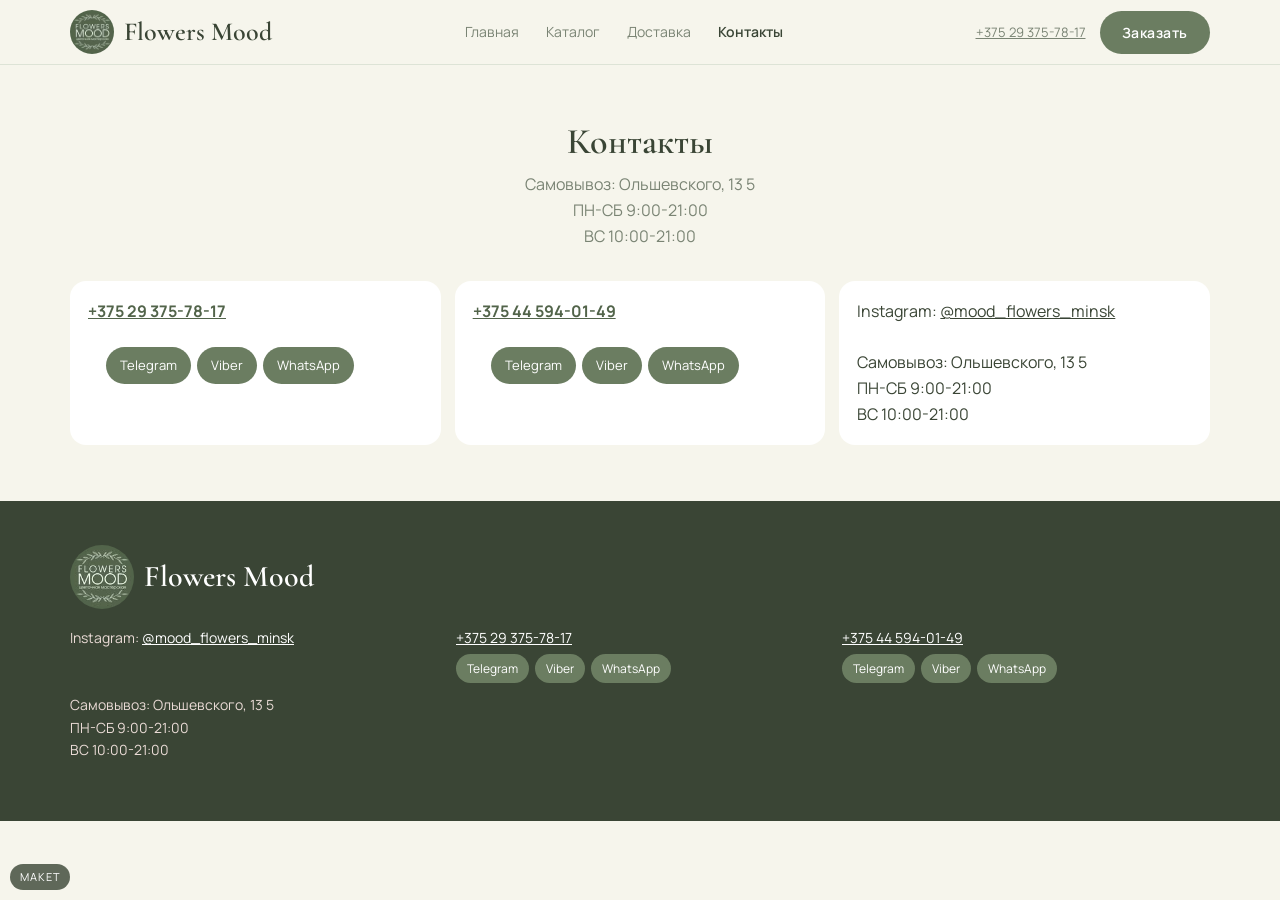
<file: mood-flowers/contacts.html>
<!DOCTYPE html>
<html lang="ru">
<head>
  <meta charset="utf-8">
  <meta name="viewport" content="width=device-width, initial-scale=1">
  <title>Контакты — Mood Flowers</title>
  <link href="https://fonts.googleapis.com/css2?family=Cormorant+Garamond:wght@500;600&family=Manrope:wght@400;500;600&display=swap" rel="stylesheet">
  <link rel="stylesheet" href="assets/site.css">
</head>
<body>
<header>
  <div class="wrap">
    <a class="logo" href="index.html"><img src="img/logo.jpg" alt="Flowers Mood"><span>Flowers Mood</span></a>
    <nav id="site-nav" aria-label="Основная навигация">
      <a href="index.html">Главная</a>
      <a href="catalog.html">Каталог</a>
      <a href="delivery.html">Доставка</a>
      <a href="contacts.html" aria-current="page">Контакты</a>
    </nav>
    <div class="header-tools">
      <a class="phone" href="tel:+375293757817">+375 29 375-78-17</a>
      <button class="btn" type="button" onclick="openOrder()">Заказать</button>
      <button class="nav-toggle" type="button" aria-label="Меню" aria-expanded="false" aria-controls="site-nav"><span></span><span></span><span></span></button>
    </div>
  </div>
</header>

<section class="contact-page">
  <div class="wrap">
    <h1 class="sec-t">Контакты</h1>
    <p class="sec-s">Самовывоз: Ольшевского, 13 5<br>ПН-СБ 9:00-21:00<br>ВС 10:00-21:00</p>
    <div class="dgrid">
      <div>
        <b><a href="tel:+375293757817">+375 29 375-78-17</a></b>
        <div class="ct"><a href="https://t.me/+375293757817" target="_blank">Telegram</a><a href="viber://chat?number=%2B375293757817">Viber</a><a href="https://wa.me/375293757817" target="_blank">WhatsApp</a></div>
      </div>
      <div>
        <b><a href="tel:+375445940149">+375 44 594-01-49</a></b>
        <div class="ct"><a href="https://t.me/+375445940149" target="_blank">Telegram</a><a href="viber://chat?number=%2B375445940149">Viber</a><a href="https://wa.me/375445940149" target="_blank">WhatsApp</a></div>
      </div>
      <div>
        Instagram: <a href="https://www.instagram.com/mood_flowers_minsk/" target="_blank" rel="noopener">@mood_flowers_minsk</a><br><br>
        Самовывоз: Ольшевского, 13 5<br>
        ПН-СБ 9:00-21:00<br>
        ВС 10:00-21:00
      </div>
    </div>
  </div>
</section>

<footer>
  <div class="wrap">
    <div class="logo"><img src="img/logo.jpg" alt="Flowers Mood"><span>Flowers Mood</span></div>
    <div class="cols">
      <div>Instagram: <a href="https://www.instagram.com/mood_flowers_minsk/" target="_blank" rel="noopener">@mood_flowers_minsk</a><br><br><br>Самовывоз: Ольшевского, 13 5<br>ПН-СБ 9:00-21:00<br>ВС 10:00-21:00</div>
      <div><a href="tel:+375293757817">+375 29 375-78-17</a><div class="ct"><a href="https://t.me/+375293757817" target="_blank">Telegram</a><a href="viber://chat?number=%2B375293757817">Viber</a><a href="https://wa.me/375293757817" target="_blank">WhatsApp</a></div></div>
      <div><a href="tel:+375445940149">+375 44 594-01-49</a><div class="ct"><a href="https://t.me/+375445940149" target="_blank">Telegram</a><a href="viber://chat?number=%2B375445940149">Viber</a><a href="https://wa.me/375445940149" target="_blank">WhatsApp</a></div></div>
    </div>
  </div>
</footer>

<div class="modal" id="m"><div class="box"><button class="x" type="button" onclick="closeOrder()">×</button>
<form id="form"><h3>Оформление заказа</h3>
<label>Букет</label><input id="bq" required>
<div class="row"><div><label>Дата</label><input type="date" id="dt" required></div><div><label>Время</label><select required><option>09:00–12:00</option><option>12:00–15:00</option><option>15:00–18:00</option><option>18:00–21:00</option></select></div></div>
<label>Получение</label><div class="radio"><label><input type="radio" name="dl" value="d" checked> Доставка</label><label><input type="radio" name="dl" value="p"> Самовывоз</label></div>
<div id="zone"><label>Зона доставки</label><select name="zone"><option value="in">В пределах МКАД</option><option value="out">За пределами МКАД</option></select></div><p class="note" id="pick" style="display:none;margin-top:8px">Самовывоз: Ольшевского, 13 5 · ПН-СБ 9:00-21:00, ВС 10:00-21:00</p>
<div id="addr"><label>Адрес доставки</label><input placeholder="Улица, дом, квартира"></div>
<div class="row"><div><label>Ваше имя</label><input required></div><div><label>Телефон</label><input type="tel" required placeholder="+375"></div></div>
<label>Текст открытки</label><textarea rows="2" placeholder="Необязательно"></textarea>
<div class="sum" id="sum"></div><button class="btn" style="width:100%;margin-top:18px">Отправить заказ</button></form>
<div class="ok" id="ok"><div class="ic">✿</div><h3>Заказ принят, мы свяжемся с вами</h3><p class="note">Спасибо! Флорист уже видит ваш заказ.</p>
<div class="tg">✈ Заказ мгновенно приходит в Telegram магазина (в макете симуляция, данные никуда не отправляются)</div>
<button class="btn ghost" type="button" style="margin-top:16px" onclick="closeOrder()">Закрыть</button></div></div></div>
<div class="mk">Макет</div>
<script src="assets/site.js"></script>
</body>
</html>
</file>
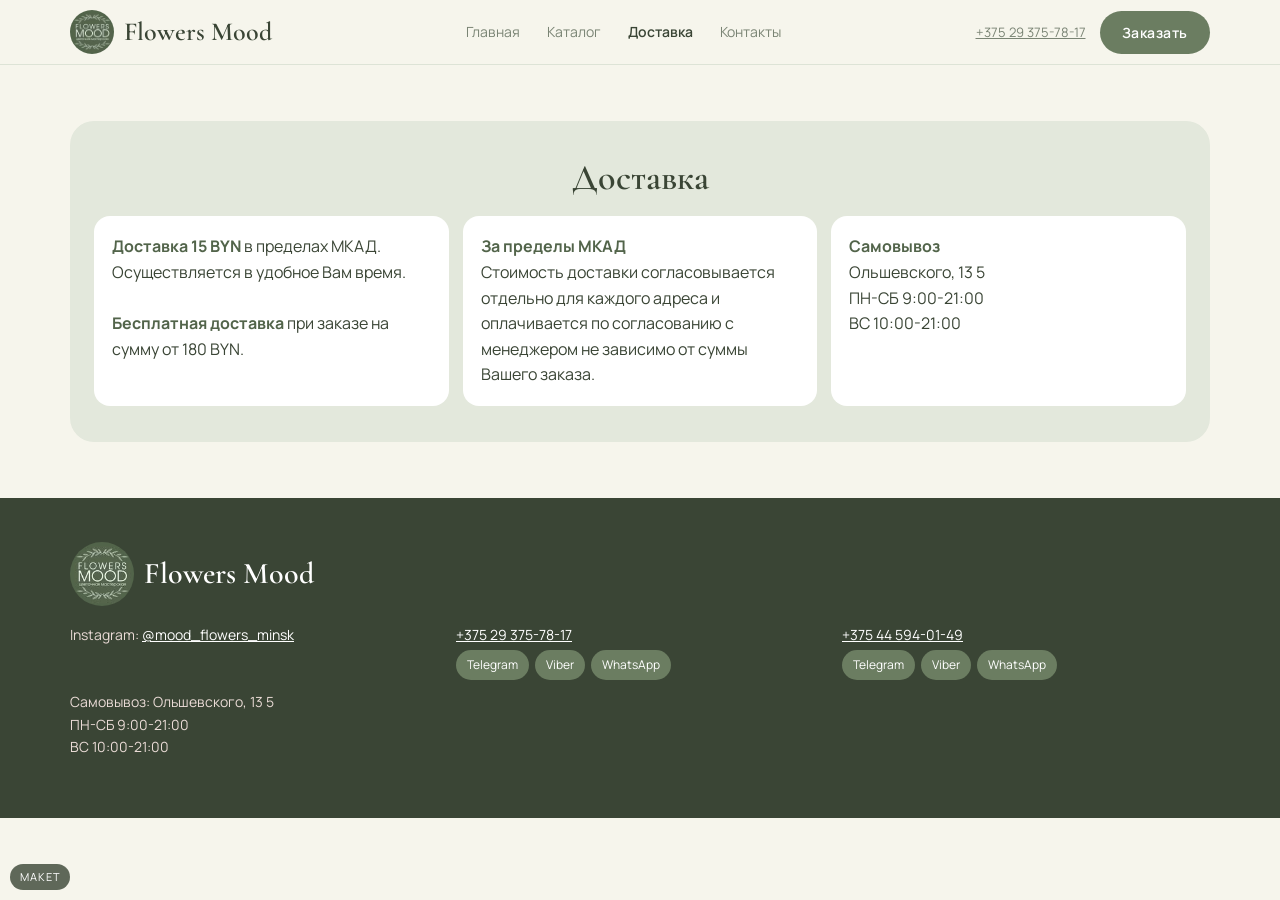
<file: mood-flowers/delivery.html>
<!DOCTYPE html>
<html lang="ru">
<head>
  <meta charset="utf-8">
  <meta name="viewport" content="width=device-width, initial-scale=1">
  <title>Доставка — Mood Flowers</title>
  <link href="https://fonts.googleapis.com/css2?family=Cormorant+Garamond:wght@500;600&family=Manrope:wght@400;500;600&display=swap" rel="stylesheet">
  <link rel="stylesheet" href="assets/site.css">
</head>
<body>
<header>
  <div class="wrap">
    <a class="logo" href="index.html"><img src="img/logo.jpg" alt="Flowers Mood"><span>Flowers Mood</span></a>
    <nav id="site-nav" aria-label="Основная навигация">
      <a href="index.html">Главная</a>
      <a href="catalog.html">Каталог</a>
      <a href="delivery.html" aria-current="page">Доставка</a>
      <a href="contacts.html">Контакты</a>
    </nav>
    <div class="header-tools">
      <a class="phone" href="tel:+375293757817">+375 29 375-78-17</a>
      <button class="btn" type="button" onclick="openOrder()">Заказать</button>
      <button class="nav-toggle" type="button" aria-label="Меню" aria-expanded="false" aria-controls="site-nav"><span></span><span></span><span></span></button>
    </div>
  </div>
</header>

<section id="delivery">
  <div class="wrap">
    <div class="deliv">
      <h1 class="sec-t">Доставка</h1>
      <div class="dgrid">
        <div><b>Доставка 15 BYN</b> в пределах МКАД.<br>Осуществляется в удобное Вам время.<br><br><b>Бесплатная доставка</b> при заказе на сумму от 180 BYN.</div>
        <div><b>За пределы МКАД</b><br>Стоимость доставки согласовывается отдельно для каждого адреса и оплачивается по согласованию с менеджером не зависимо от суммы Вашего заказа.</div>
        <div><b>Самовывоз</b><br>Ольшевского, 13 5<br>ПН-СБ 9:00-21:00<br>ВС 10:00-21:00</div>
      </div>
    </div>
  </div>
</section>

<footer>
  <div class="wrap">
    <div class="logo"><img src="img/logo.jpg" alt="Flowers Mood"><span>Flowers Mood</span></div>
    <div class="cols">
      <div>Instagram: <a href="https://www.instagram.com/mood_flowers_minsk/" target="_blank" rel="noopener">@mood_flowers_minsk</a><br><br><br>Самовывоз: Ольшевского, 13 5<br>ПН-СБ 9:00-21:00<br>ВС 10:00-21:00</div>
      <div><a href="tel:+375293757817">+375 29 375-78-17</a><div class="ct"><a href="https://t.me/+375293757817" target="_blank">Telegram</a><a href="viber://chat?number=%2B375293757817">Viber</a><a href="https://wa.me/375293757817" target="_blank">WhatsApp</a></div></div>
      <div><a href="tel:+375445940149">+375 44 594-01-49</a><div class="ct"><a href="https://t.me/+375445940149" target="_blank">Telegram</a><a href="viber://chat?number=%2B375445940149">Viber</a><a href="https://wa.me/375445940149" target="_blank">WhatsApp</a></div></div>
    </div>
  </div>
</footer>

<div class="modal" id="m"><div class="box"><button class="x" type="button" onclick="closeOrder()">×</button>
<form id="form"><h3>Оформление заказа</h3>
<label>Букет</label><input id="bq" required>
<div class="row"><div><label>Дата</label><input type="date" id="dt" required></div><div><label>Время</label><select required><option>09:00–12:00</option><option>12:00–15:00</option><option>15:00–18:00</option><option>18:00–21:00</option></select></div></div>
<label>Получение</label><div class="radio"><label><input type="radio" name="dl" value="d" checked> Доставка</label><label><input type="radio" name="dl" value="p"> Самовывоз</label></div>
<div id="zone"><label>Зона доставки</label><select name="zone"><option value="in">В пределах МКАД</option><option value="out">За пределами МКАД</option></select></div><p class="note" id="pick" style="display:none;margin-top:8px">Самовывоз: Ольшевского, 13 5 · ПН-СБ 9:00-21:00, ВС 10:00-21:00</p>
<div id="addr"><label>Адрес доставки</label><input placeholder="Улица, дом, квартира"></div>
<div class="row"><div><label>Ваше имя</label><input required></div><div><label>Телефон</label><input type="tel" required placeholder="+375"></div></div>
<label>Текст открытки</label><textarea rows="2" placeholder="Необязательно"></textarea>
<div class="sum" id="sum"></div><button class="btn" style="width:100%;margin-top:18px">Отправить заказ</button></form>
<div class="ok" id="ok"><div class="ic">✿</div><h3>Заказ принят, мы свяжемся с вами</h3><p class="note">Спасибо! Флорист уже видит ваш заказ.</p>
<div class="tg">✈ Заказ мгновенно приходит в Telegram магазина (в макете симуляция, данные никуда не отправляются)</div>
<button class="btn ghost" type="button" style="margin-top:16px" onclick="closeOrder()">Закрыть</button></div></div></div>
<div class="mk">Макет</div>
<script src="assets/site.js"></script>
</body>
</html>
</file>
<file: fonts/fonts.css>
/* cyrillic-ext */
@font-face {
  font-family: 'Cormorant Garamond';
  font-style: italic;
  font-weight: 400;
  font-display: swap;
  src: url(CormorantGaramond-400i-cyrillic-ext.woff2) format('woff2');
  unicode-range: U+0460-052F, U+1C80-1C8A, U+20B4, U+2DE0-2DFF, U+A640-A69F, U+FE2E-FE2F;
}
/* cyrillic */
@font-face {
  font-family: 'Cormorant Garamond';
  font-style: italic;
  font-weight: 400;
  font-display: swap;
  src: url(CormorantGaramond-400i-cyrillic.woff2) format('woff2');
  unicode-range: U+0301, U+0400-045F, U+0490-0491, U+04B0-04B1, U+2116;
}
/* latin-ext */
@font-face {
  font-family: 'Cormorant Garamond';
  font-style: italic;
  font-weight: 400;
  font-display: swap;
  src: url(CormorantGaramond-400i-latin-ext.woff2) format('woff2');
  unicode-range: U+0100-02BA, U+02BD-02C5, U+02C7-02CC, U+02CE-02D7, U+02DD-02FF, U+0304, U+0308, U+0329, U+1D00-1DBF, U+1E00-1E9F, U+1EF2-1EFF, U+2020, U+20A0-20AB, U+20AD-20C4, U+2113, U+2C60-2C7F, U+A720-A7FF;
}
/* latin */
@font-face {
  font-family: 'Cormorant Garamond';
  font-style: italic;
  font-weight: 400;
  font-display: swap;
  src: url(CormorantGaramond-400i-latin.woff2) format('woff2');
  unicode-range: U+0000-00FF, U+0131, U+0152-0153, U+02BB-02BC, U+02C6, U+02DA, U+02DC, U+0304, U+0308, U+0329, U+2000-206F, U+20AC, U+2122, U+2191, U+2193, U+2212, U+2215, U+FEFF, U+FFFD;
}
/* cyrillic-ext */
@font-face {
  font-family: 'Cormorant Garamond';
  font-style: italic;
  font-weight: 500;
  font-display: swap;
  src: url(CormorantGaramond-500i-cyrillic-ext.woff2) format('woff2');
  unicode-range: U+0460-052F, U+1C80-1C8A, U+20B4, U+2DE0-2DFF, U+A640-A69F, U+FE2E-FE2F;
}
/* cyrillic */
@font-face {
  font-family: 'Cormorant Garamond';
  font-style: italic;
  font-weight: 500;
  font-display: swap;
  src: url(CormorantGaramond-500i-cyrillic.woff2) format('woff2');
  unicode-range: U+0301, U+0400-045F, U+0490-0491, U+04B0-04B1, U+2116;
}
/* latin-ext */
@font-face {
  font-family: 'Cormorant Garamond';
  font-style: italic;
  font-weight: 500;
  font-display: swap;
  src: url(CormorantGaramond-500i-latin-ext.woff2) format('woff2');
  unicode-range: U+0100-02BA, U+02BD-02C5, U+02C7-02CC, U+02CE-02D7, U+02DD-02FF, U+0304, U+0308, U+0329, U+1D00-1DBF, U+1E00-1E9F, U+1EF2-1EFF, U+2020, U+20A0-20AB, U+20AD-20C4, U+2113, U+2C60-2C7F, U+A720-A7FF;
}
/* latin */
@font-face {
  font-family: 'Cormorant Garamond';
  font-style: italic;
  font-weight: 500;
  font-display: swap;
  src: url(CormorantGaramond-500i-latin.woff2) format('woff2');
  unicode-range: U+0000-00FF, U+0131, U+0152-0153, U+02BB-02BC, U+02C6, U+02DA, U+02DC, U+0304, U+0308, U+0329, U+2000-206F, U+20AC, U+2122, U+2191, U+2193, U+2212, U+2215, U+FEFF, U+FFFD;
}
/* cyrillic-ext */
@font-face {
  font-family: 'Cormorant Garamond';
  font-style: normal;
  font-weight: 400;
  font-display: swap;
  src: url(CormorantGaramond-400-cyrillic-ext.woff2) format('woff2');
  unicode-range: U+0460-052F, U+1C80-1C8A, U+20B4, U+2DE0-2DFF, U+A640-A69F, U+FE2E-FE2F;
}
/* cyrillic */
@font-face {
  font-family: 'Cormorant Garamond';
  font-style: normal;
  font-weight: 400;
  font-display: swap;
  src: url(CormorantGaramond-400-cyrillic.woff2) format('woff2');
  unicode-range: U+0301, U+0400-045F, U+0490-0491, U+04B0-04B1, U+2116;
}
/* latin-ext */
@font-face {
  font-family: 'Cormorant Garamond';
  font-style: normal;
  font-weight: 400;
  font-display: swap;
  src: url(CormorantGaramond-400-latin-ext.woff2) format('woff2');
  unicode-range: U+0100-02BA, U+02BD-02C5, U+02C7-02CC, U+02CE-02D7, U+02DD-02FF, U+0304, U+0308, U+0329, U+1D00-1DBF, U+1E00-1E9F, U+1EF2-1EFF, U+2020, U+20A0-20AB, U+20AD-20C4, U+2113, U+2C60-2C7F, U+A720-A7FF;
}
/* latin */
@font-face {
  font-family: 'Cormorant Garamond';
  font-style: normal;
  font-weight: 400;
  font-display: swap;
  src: url(CormorantGaramond-400-latin.woff2) format('woff2');
  unicode-range: U+0000-00FF, U+0131, U+0152-0153, U+02BB-02BC, U+02C6, U+02DA, U+02DC, U+0304, U+0308, U+0329, U+2000-206F, U+20AC, U+2122, U+2191, U+2193, U+2212, U+2215, U+FEFF, U+FFFD;
}
/* cyrillic-ext */
@font-face {
  font-family: 'Cormorant Garamond';
  font-style: normal;
  font-weight: 500;
  font-display: swap;
  src: url(CormorantGaramond-500-cyrillic-ext.woff2) format('woff2');
  unicode-range: U+0460-052F, U+1C80-1C8A, U+20B4, U+2DE0-2DFF, U+A640-A69F, U+FE2E-FE2F;
}
/* cyrillic */
@font-face {
  font-family: 'Cormorant Garamond';
  font-style: normal;
  font-weight: 500;
  font-display: swap;
  src: url(CormorantGaramond-500-cyrillic.woff2) format('woff2');
  unicode-range: U+0301, U+0400-045F, U+0490-0491, U+04B0-04B1, U+2116;
}
/* latin-ext */
@font-face {
  font-family: 'Cormorant Garamond';
  font-style: normal;
  font-weight: 500;
  font-display: swap;
  src: url(CormorantGaramond-500-latin-ext.woff2) format('woff2');
  unicode-range: U+0100-02BA, U+02BD-02C5, U+02C7-02CC, U+02CE-02D7, U+02DD-02FF, U+0304, U+0308, U+0329, U+1D00-1DBF, U+1E00-1E9F, U+1EF2-1EFF, U+2020, U+20A0-20AB, U+20AD-20C4, U+2113, U+2C60-2C7F, U+A720-A7FF;
}
/* latin */
@font-face {
  font-family: 'Cormorant Garamond';
  font-style: normal;
  font-weight: 500;
  font-display: swap;
  src: url(CormorantGaramond-500-latin.woff2) format('woff2');
  unicode-range: U+0000-00FF, U+0131, U+0152-0153, U+02BB-02BC, U+02C6, U+02DA, U+02DC, U+0304, U+0308, U+0329, U+2000-206F, U+20AC, U+2122, U+2191, U+2193, U+2212, U+2215, U+FEFF, U+FFFD;
}
/* cyrillic-ext */
@font-face {
  font-family: 'Cormorant Garamond';
  font-style: normal;
  font-weight: 600;
  font-display: swap;
  src: url(CormorantGaramond-600-cyrillic-ext.woff2) format('woff2');
  unicode-range: U+0460-052F, U+1C80-1C8A, U+20B4, U+2DE0-2DFF, U+A640-A69F, U+FE2E-FE2F;
}
/* cyrillic */
@font-face {
  font-family: 'Cormorant Garamond';
  font-style: normal;
  font-weight: 600;
  font-display: swap;
  src: url(CormorantGaramond-600-cyrillic.woff2) format('woff2');
  unicode-range: U+0301, U+0400-045F, U+0490-0491, U+04B0-04B1, U+2116;
}
/* latin-ext */
@font-face {
  font-family: 'Cormorant Garamond';
  font-style: normal;
  font-weight: 600;
  font-display: swap;
  src: url(CormorantGaramond-600-latin-ext.woff2) format('woff2');
  unicode-range: U+0100-02BA, U+02BD-02C5, U+02C7-02CC, U+02CE-02D7, U+02DD-02FF, U+0304, U+0308, U+0329, U+1D00-1DBF, U+1E00-1E9F, U+1EF2-1EFF, U+2020, U+20A0-20AB, U+20AD-20C4, U+2113, U+2C60-2C7F, U+A720-A7FF;
}
/* latin */
@font-face {
  font-family: 'Cormorant Garamond';
  font-style: normal;
  font-weight: 600;
  font-display: swap;
  src: url(CormorantGaramond-600-latin.woff2) format('woff2');
  unicode-range: U+0000-00FF, U+0131, U+0152-0153, U+02BB-02BC, U+02C6, U+02DA, U+02DC, U+0304, U+0308, U+0329, U+2000-206F, U+20AC, U+2122, U+2191, U+2193, U+2212, U+2215, U+FEFF, U+FFFD;
}
/* cyrillic-ext */
@font-face {
  font-family: 'Cormorant Garamond';
  font-style: normal;
  font-weight: 700;
  font-display: swap;
  src: url(CormorantGaramond-700-cyrillic-ext.woff2) format('woff2');
  unicode-range: U+0460-052F, U+1C80-1C8A, U+20B4, U+2DE0-2DFF, U+A640-A69F, U+FE2E-FE2F;
}
/* cyrillic */
@font-face {
  font-family: 'Cormorant Garamond';
  font-style: normal;
  font-weight: 700;
  font-display: swap;
  src: url(CormorantGaramond-700-cyrillic.woff2) format('woff2');
  unicode-range: U+0301, U+0400-045F, U+0490-0491, U+04B0-04B1, U+2116;
}
/* latin-ext */
@font-face {
  font-family: 'Cormorant Garamond';
  font-style: normal;
  font-weight: 700;
  font-display: swap;
  src: url(CormorantGaramond-700-latin-ext.woff2) format('woff2');
  unicode-range: U+0100-02BA, U+02BD-02C5, U+02C7-02CC, U+02CE-02D7, U+02DD-02FF, U+0304, U+0308, U+0329, U+1D00-1DBF, U+1E00-1E9F, U+1EF2-1EFF, U+2020, U+20A0-20AB, U+20AD-20C4, U+2113, U+2C60-2C7F, U+A720-A7FF;
}
/* latin */
@font-face {
  font-family: 'Cormorant Garamond';
  font-style: normal;
  font-weight: 700;
  font-display: swap;
  src: url(CormorantGaramond-700-latin.woff2) format('woff2');
  unicode-range: U+0000-00FF, U+0131, U+0152-0153, U+02BB-02BC, U+02C6, U+02DA, U+02DC, U+0304, U+0308, U+0329, U+2000-206F, U+20AC, U+2122, U+2191, U+2193, U+2212, U+2215, U+FEFF, U+FFFD;
}
/* cyrillic-ext */
@font-face {
  font-family: 'Manrope';
  font-style: normal;
  font-weight: 300;
  font-display: swap;
  src: url(Manrope-300-cyrillic-ext.woff2) format('woff2');
  unicode-range: U+0460-052F, U+1C80-1C8A, U+20B4, U+2DE0-2DFF, U+A640-A69F, U+FE2E-FE2F;
}
/* cyrillic */
@font-face {
  font-family: 'Manrope';
  font-style: normal;
  font-weight: 300;
  font-display: swap;
  src: url(Manrope-300-cyrillic.woff2) format('woff2');
  unicode-range: U+0301, U+0400-045F, U+0490-0491, U+04B0-04B1, U+2116;
}
/* latin-ext */
@font-face {
  font-family: 'Manrope';
  font-style: normal;
  font-weight: 300;
  font-display: swap;
  src: url(Manrope-300-latin-ext.woff2) format('woff2');
  unicode-range: U+0100-02BA, U+02BD-02C5, U+02C7-02CC, U+02CE-02D7, U+02DD-02FF, U+0304, U+0308, U+0329, U+1D00-1DBF, U+1E00-1E9F, U+1EF2-1EFF, U+2020, U+20A0-20AB, U+20AD-20C4, U+2113, U+2C60-2C7F, U+A720-A7FF;
}
/* latin */
@font-face {
  font-family: 'Manrope';
  font-style: normal;
  font-weight: 300;
  font-display: swap;
  src: url(Manrope-300-latin.woff2) format('woff2');
  unicode-range: U+0000-00FF, U+0131, U+0152-0153, U+02BB-02BC, U+02C6, U+02DA, U+02DC, U+0304, U+0308, U+0329, U+2000-206F, U+20AC, U+2122, U+2191, U+2193, U+2212, U+2215, U+FEFF, U+FFFD;
}
/* cyrillic-ext */
@font-face {
  font-family: 'Manrope';
  font-style: normal;
  font-weight: 400;
  font-display: swap;
  src: url(Manrope-400-cyrillic-ext.woff2) format('woff2');
  unicode-range: U+0460-052F, U+1C80-1C8A, U+20B4, U+2DE0-2DFF, U+A640-A69F, U+FE2E-FE2F;
}
/* cyrillic */
@font-face {
  font-family: 'Manrope';
  font-style: normal;
  font-weight: 400;
  font-display: swap;
  src: url(Manrope-400-cyrillic.woff2) format('woff2');
  unicode-range: U+0301, U+0400-045F, U+0490-0491, U+04B0-04B1, U+2116;
}
/* latin-ext */
@font-face {
  font-family: 'Manrope';
  font-style: normal;
  font-weight: 400;
  font-display: swap;
  src: url(Manrope-400-latin-ext.woff2) format('woff2');
  unicode-range: U+0100-02BA, U+02BD-02C5, U+02C7-02CC, U+02CE-02D7, U+02DD-02FF, U+0304, U+0308, U+0329, U+1D00-1DBF, U+1E00-1E9F, U+1EF2-1EFF, U+2020, U+20A0-20AB, U+20AD-20C4, U+2113, U+2C60-2C7F, U+A720-A7FF;
}
/* latin */
@font-face {
  font-family: 'Manrope';
  font-style: normal;
  font-weight: 400;
  font-display: swap;
  src: url(Manrope-400-latin.woff2) format('woff2');
  unicode-range: U+0000-00FF, U+0131, U+0152-0153, U+02BB-02BC, U+02C6, U+02DA, U+02DC, U+0304, U+0308, U+0329, U+2000-206F, U+20AC, U+2122, U+2191, U+2193, U+2212, U+2215, U+FEFF, U+FFFD;
}
/* cyrillic-ext */
@font-face {
  font-family: 'Manrope';
  font-style: normal;
  font-weight: 500;
  font-display: swap;
  src: url(Manrope-500-cyrillic-ext.woff2) format('woff2');
  unicode-range: U+0460-052F, U+1C80-1C8A, U+20B4, U+2DE0-2DFF, U+A640-A69F, U+FE2E-FE2F;
}
/* cyrillic */
@font-face {
  font-family: 'Manrope';
  font-style: normal;
  font-weight: 500;
  font-display: swap;
  src: url(Manrope-500-cyrillic.woff2) format('woff2');
  unicode-range: U+0301, U+0400-045F, U+0490-0491, U+04B0-04B1, U+2116;
}
/* latin-ext */
@font-face {
  font-family: 'Manrope';
  font-style: normal;
  font-weight: 500;
  font-display: swap;
  src: url(Manrope-500-latin-ext.woff2) format('woff2');
  unicode-range: U+0100-02BA, U+02BD-02C5, U+02C7-02CC, U+02CE-02D7, U+02DD-02FF, U+0304, U+0308, U+0329, U+1D00-1DBF, U+1E00-1E9F, U+1EF2-1EFF, U+2020, U+20A0-20AB, U+20AD-20C4, U+2113, U+2C60-2C7F, U+A720-A7FF;
}
/* latin */
@font-face {
  font-family: 'Manrope';
  font-style: normal;
  font-weight: 500;
  font-display: swap;
  src: url(Manrope-500-latin.woff2) format('woff2');
  unicode-range: U+0000-00FF, U+0131, U+0152-0153, U+02BB-02BC, U+02C6, U+02DA, U+02DC, U+0304, U+0308, U+0329, U+2000-206F, U+20AC, U+2122, U+2191, U+2193, U+2212, U+2215, U+FEFF, U+FFFD;
}
/* cyrillic-ext */
@font-face {
  font-family: 'Manrope';
  font-style: normal;
  font-weight: 600;
  font-display: swap;
  src: url(Manrope-600-cyrillic-ext.woff2) format('woff2');
  unicode-range: U+0460-052F, U+1C80-1C8A, U+20B4, U+2DE0-2DFF, U+A640-A69F, U+FE2E-FE2F;
}
/* cyrillic */
@font-face {
  font-family: 'Manrope';
  font-style: normal;
  font-weight: 600;
  font-display: swap;
  src: url(Manrope-600-cyrillic.woff2) format('woff2');
  unicode-range: U+0301, U+0400-045F, U+0490-0491, U+04B0-04B1, U+2116;
}
/* latin-ext */
@font-face {
  font-family: 'Manrope';
  font-style: normal;
  font-weight: 600;
  font-display: swap;
  src: url(Manrope-600-latin-ext.woff2) format('woff2');
  unicode-range: U+0100-02BA, U+02BD-02C5, U+02C7-02CC, U+02CE-02D7, U+02DD-02FF, U+0304, U+0308, U+0329, U+1D00-1DBF, U+1E00-1E9F, U+1EF2-1EFF, U+2020, U+20A0-20AB, U+20AD-20C4, U+2113, U+2C60-2C7F, U+A720-A7FF;
}
/* latin */
@font-face {
  font-family: 'Manrope';
  font-style: normal;
  font-weight: 600;
  font-display: swap;
  src: url(Manrope-600-latin.woff2) format('woff2');
  unicode-range: U+0000-00FF, U+0131, U+0152-0153, U+02BB-02BC, U+02C6, U+02DA, U+02DC, U+0304, U+0308, U+0329, U+2000-206F, U+20AC, U+2122, U+2191, U+2193, U+2212, U+2215, U+FEFF, U+FFFD;
}
/* cyrillic-ext */
@font-face {
  font-family: 'Manrope';
  font-style: normal;
  font-weight: 700;
  font-display: swap;
  src: url(Manrope-700-cyrillic-ext.woff2) format('woff2');
  unicode-range: U+0460-052F, U+1C80-1C8A, U+20B4, U+2DE0-2DFF, U+A640-A69F, U+FE2E-FE2F;
}
/* cyrillic */
@font-face {
  font-family: 'Manrope';
  font-style: normal;
  font-weight: 700;
  font-display: swap;
  src: url(Manrope-700-cyrillic.woff2) format('woff2');
  unicode-range: U+0301, U+0400-045F, U+0490-0491, U+04B0-04B1, U+2116;
}
/* latin-ext */
@font-face {
  font-family: 'Manrope';
  font-style: normal;
  font-weight: 700;
  font-display: swap;
  src: url(Manrope-700-latin-ext.woff2) format('woff2');
  unicode-range: U+0100-02BA, U+02BD-02C5, U+02C7-02CC, U+02CE-02D7, U+02DD-02FF, U+0304, U+0308, U+0329, U+1D00-1DBF, U+1E00-1E9F, U+1EF2-1EFF, U+2020, U+20A0-20AB, U+20AD-20C4, U+2113, U+2C60-2C7F, U+A720-A7FF;
}
/* latin */
@font-face {
  font-family: 'Manrope';
  font-style: normal;
  font-weight: 700;
  font-display: swap;
  src: url(Manrope-700-latin.woff2) format('woff2');
  unicode-range: U+0000-00FF, U+0131, U+0152-0153, U+02BB-02BC, U+02C6, U+02DA, U+02DC, U+0304, U+0308, U+0329, U+2000-206F, U+20AC, U+2122, U+2191, U+2193, U+2212, U+2215, U+FEFF, U+FFFD;
}
</file>
<file: styles.css>
/* PRIMA ZAGAR — warm neutrals landing */
:root {
  --ink: #0F0E0C;
  --cream: #F4EDE3;
  --bronze: #C4A484;
  --bronze-deep: #8B6F4E;
  --card: #FAF7F2;
  --ink-soft: #2c2824;
  --muted: #6b6158;
  --line: rgba(15, 14, 12, 0.1);
  --line-light: rgba(244, 237, 227, 0.14);
  --shadow: 0 20px 50px rgba(15, 14, 12, 0.1);
  --radius: 8px;
  --header-h: 72px;
  --font-serif: "Cormorant Garamond", "Times New Roman", serif;
  --font-sans: "Manrope", system-ui, -apple-system, sans-serif;
  --max: 1120px;
}

*,
*::before,
*::after {
  box-sizing: border-box;
}

html {
  scroll-behavior: smooth;
}

body {
  margin: 0;
  font-family: var(--font-sans);
  font-size: clamp(1.05rem, 0.5vw + 1rem, 1.125rem);
  line-height: 1.55;
  color: var(--ink-soft);
  background: var(--cream);
  -webkit-font-smoothing: antialiased;
}

body.nav-open {
  overflow: hidden;
}

img {
  max-width: 100%;
  display: block;
  height: auto;
}

a {
  color: inherit;
  text-decoration: none;
}

ul, ol {
  margin: 0;
  padding: 0;
  list-style: none;
}

h1, h2, h3 {
  font-family: var(--font-serif);
  font-weight: 500;
  color: var(--ink);
  line-height: 1.15;
  letter-spacing: -0.01em;
  margin: 0 0 0.5em;
}

h1 { font-size: clamp(2.8rem, 6vw, 4.2rem); }
h2 { font-size: clamp(2rem, 4vw, 3rem); }
h3 { font-size: 1.35rem; margin-bottom: 0.4em; }

p { margin: 0 0 1em; }
p:last-child { margin-bottom: 0; }

.container {
  width: min(100% - 2.5rem, var(--max));
  margin-inline: auto;
}

.container.narrow {
  width: min(100% - 2.5rem, 720px);
}

.eyebrow {
  font-family: var(--font-sans);
  font-size: 0.72rem;
  font-weight: 600;
  letter-spacing: 0.18em;
  text-transform: uppercase;
  color: var(--bronze-deep);
  margin: 0 0 0.85rem;
}

.section {
  padding: clamp(4rem, 8vw, 6.5rem) 0;
}

.section-cream {
  background: var(--cream);
  color: var(--ink-soft);
}

.section-dark {
  background: var(--ink);
  color: rgba(250, 247, 242, 0.88);
}

.section-dark h2,
.section-dark h3 {
  color: var(--cream);
}

.section-dark .eyebrow {
  color: var(--bronze);
}

.section-dark p {
  color: rgba(255, 255, 255, 0.72);
}

.section-dark .section-sub {
  color: rgba(250, 247, 242, 0.65);
}

.section-head {
  text-align: center;
  max-width: 560px;
  margin: 0 auto 3rem;
}

.section-sub {
  color: var(--muted);
  margin: 0.75rem 0 0;
  font-size: 1.02rem;
}

/* Buttons */
.btn {
  display: inline-flex;
  align-items: center;
  justify-content: center;
  gap: 0.5rem;
  padding: 0.95rem 1.6rem;
  border-radius: 999px;
  font-family: var(--font-sans);
  font-size: 0.92rem;
  font-weight: 600;
  letter-spacing: 0.02em;
  border: 1.5px solid transparent;
  cursor: pointer;
  transition: background 0.2s, color 0.2s, border-color 0.2s, transform 0.2s;
  white-space: nowrap;
}

.btn:hover { transform: translateY(-1px); }
.btn:active { transform: none; }

.btn-primary {
  background: var(--bronze-deep);
  color: var(--card);
  border-color: var(--bronze-deep);
}

.btn-primary:hover {
  background: var(--ink);
  border-color: var(--ink);
}

.btn-ghost {
  background: transparent;
  color: var(--cream);
  border-color: rgba(244, 237, 227, 0.45);
}

.btn-ghost:hover {
  background: rgba(244, 237, 227, 0.12);
  border-color: var(--cream);
}

.btn-outline {
  background: transparent;
  color: var(--ink);
  border-color: rgba(15, 14, 12, 0.28);
}

.btn-outline:hover {
  border-color: var(--ink);
  background: rgba(15, 14, 12, 0.04);
}

.text-link {
  color: var(--bronze-deep);
  text-decoration: underline;
  text-underline-offset: 3px;
}

.text-link:hover {
  color: var(--ink);
}

.btn-sm {
  padding: 0.65rem 1.2rem;
  font-size: 0.82rem;
}

/* Header — transparent over hero, cream/blur on scroll */
.site-header {
  position: sticky;
  top: 0;
  z-index: 100;
  background: transparent;
  border-bottom: 1px solid transparent;
  transition: background 0.25s ease, border-color 0.25s ease, backdrop-filter 0.25s ease;
}

.site-header.is-scrolled {
  background: rgba(244, 237, 227, 0.9);
  backdrop-filter: blur(14px);
  -webkit-backdrop-filter: blur(14px);
  border-bottom-color: var(--line);
}

.site-header:not(.is-scrolled) .logo {
  color: var(--cream);
}

.site-header:not(.is-scrolled) .logo span {
  color: var(--bronze);
}

.site-header:not(.is-scrolled) .nav a {
  color: rgba(244, 237, 227, 0.88);
}

.site-header:not(.is-scrolled) .nav a:hover {
  color: var(--bronze);
}

.site-header:not(.is-scrolled) .nav-toggle span {
  background: var(--cream);
}

.site-header:not(.is-scrolled) .header-cta.btn-sm {
  background: var(--bronze);
  border-color: var(--bronze);
  color: var(--ink);
}

.site-header:not(.is-scrolled) .header-cta.btn-sm:hover {
  background: var(--ink);
  border-color: var(--ink);
  color: var(--cream);
}

.header-inner {
  width: min(100% - 2rem, var(--max));
  margin-inline: auto;
  height: var(--header-h);
  display: flex;
  align-items: center;
  gap: 0.85rem;
}

.logo {
  font-family: var(--font-serif);
  font-size: 1.35rem;
  font-weight: 600;
  letter-spacing: 0.08em;
  color: var(--ink);
  flex-shrink: 0;
  transition: color 0.2s;
}

.logo span {
  color: var(--bronze-deep);
}

.nav {
  display: flex;
  align-items: center;
  flex-wrap: nowrap;
  gap: 0.85rem;
  margin-left: auto;
  min-width: 0;
}

.nav a {
  font-size: 0.8rem;
  font-weight: 500;
  color: var(--ink-soft);
  transition: color 0.2s;
  white-space: nowrap;
  flex-shrink: 0;
}

.nav a:hover { color: var(--bronze-deep); }

.header-cta { flex-shrink: 0; }

.header-cta.btn {
  background: var(--bronze-deep);
  color: var(--card);
  border-color: var(--bronze-deep);
}

.header-cta.btn:hover {
  background: var(--ink);
  border-color: var(--ink);
  color: var(--card);
}

.nav-toggle {
  display: none;
  flex-direction: column;
  justify-content: center;
  gap: 5px;
  width: 40px;
  height: 40px;
  padding: 8px;
  border: none;
  background: transparent;
  cursor: pointer;
  margin-left: auto;
}

.nav-toggle span {
  display: block;
  height: 2px;
  width: 100%;
  background: var(--ink);
  border-radius: 2px;
  transition: transform 0.2s, opacity 0.2s, background 0.2s;
}

/* Mobile-only menu actions (shown inside drawer) */
.nav-cta,
.nav-secondary {
  display: none;
}

@media (max-width: 780px) {
  .nav-cta,
  .nav-secondary {
    display: block;
  }
}

/* Hero — photo ≥55% feel, text in scrim (not over face center) */
.hero {
  position: relative;
  min-height: min(92vh, 880px);
  display: flex;
  align-items: flex-end;
  color: var(--cream);
  overflow: hidden;
  margin-top: calc(-1 * var(--header-h));
  padding-top: var(--header-h);
}

.hero-media {
  position: absolute;
  inset: 0;
}

.hero-media img {
  width: 100%;
  height: 100%;
  object-fit: cover;
  /* Desktop: crop onto the model, not the empty stairs/wall */
  object-position: 72% 42%;
}

@media (max-width: 780px) {
  .hero-media img {
    object-position: 62% 28%;
  }
}


.hero-brand {
  display: none;
}

.hero-brand span {
  color: var(--bronze);
}

.hero-scrim {
  position: absolute;
  inset: 0;
  background:
    linear-gradient(180deg, rgba(15, 14, 12, 0.35) 0%, rgba(15, 14, 12, 0.12) 38%, rgba(15, 14, 12, 0.82) 100%),
    linear-gradient(90deg, rgba(15, 14, 12, 0.62) 0%, rgba(15, 14, 12, 0.2) 48%, transparent 72%);
}

.hero-content {
  position: relative;
  z-index: 1;
  width: min(100% - 2.5rem, var(--max));
  margin: 0 auto;
  padding: 5rem 0 4.5rem;
  max-width: 560px;
  margin-left: max(1.25rem, calc((100% - var(--max)) / 2));
}

.hero h1 {
  color: var(--cream);
  margin-bottom: 1rem;
}

.hero-lead {
  font-size: clamp(0.78rem, 1.35vw, 1.05rem);
  color: rgba(250, 247, 242, 0.9);
  max-width: none;
  margin-bottom: 1.75rem;
  white-space: nowrap;
}

.hero-actions {
  display: flex;
  flex-wrap: wrap;
  gap: 0.85rem;
  align-items: center;
}

.hero-actions-row {
  display: contents;
}

.hero-micro {
  margin-top: 1.35rem;
  font-size: 0.82rem;
  letter-spacing: 0.06em;
  color: rgba(244, 237, 227, 0.7);
}

/* Process — horizontal 4 / stack mobile; serif bronze numbers */
.process .steps {
  display: grid;
  grid-template-columns: repeat(4, 1fr);
  gap: 1.75rem 2rem;
}

.step {
  padding: 0;
  background: transparent;
  border: none;
  border-top: 1px solid rgba(15, 14, 12, 0.12);
  padding-top: 1.5rem;
}

.step-num {
  display: block;
  font-family: var(--font-serif);
  font-size: 2.1rem;
  font-weight: 500;
  color: var(--bronze);
  margin-bottom: 0.85rem;
  letter-spacing: 0.04em;
  line-height: 1;
}

.step h3 {
  margin-bottom: 0.45rem;
}

.step p {
  color: var(--muted);
  font-size: 1rem;
  text-transform: none;
}

/* Why — typography list, no clipart icons */
.why-list {
  display: grid;
  grid-template-columns: repeat(2, 1fr);
  gap: 1.5rem 2.5rem;
  max-width: 880px;
  margin: 0 auto;
}

.why-list li {
  display: flex;
  gap: 0.85rem;
  align-items: flex-start;
  padding: 1.25rem 0;
  border-top: 1px solid var(--line-light);
}

.why-mark {
  font-family: var(--font-serif);
  font-size: 1.5rem;
  color: var(--bronze);
  line-height: 1.2;
  flex-shrink: 0;
}

.why-list p {
  margin: 0;
  font-size: 1.12rem;
  color: rgba(250, 247, 242, 0.9);
  font-family: var(--font-serif);
  font-weight: 400;
  line-height: 1.35;
}

/* Bride — full-width cream/bronze strip */
.bride {
  padding: clamp(3rem, 6vw, 4.5rem) 0;
  background: linear-gradient(90deg, var(--cream) 0%, #e8d9c6 55%, var(--bronze) 160%);
  border-top: 1px solid rgba(139, 111, 78, 0.2);
  border-bottom: 1px solid rgba(139, 111, 78, 0.2);
  color: var(--ink);
}

.bride-inner {
  display: flex;
  align-items: center;
  justify-content: space-between;
  gap: 2rem;
  flex-wrap: wrap;
}

.bride-copy {
  max-width: 640px;
}

.bride h2 {
  color: var(--ink);
  font-size: clamp(1.85rem, 3.5vw, 2.6rem);
  margin-bottom: 0.65rem;
}

.bride p {
  color: var(--muted);
  margin: 0;
  max-width: 36em;
}


.bride-copy .btn {
  margin-top: 1.25rem;
}

.bride-photos {
  display: grid;
  grid-template-columns: 1fr 1fr;
  gap: 0.75rem;
  flex: 1 1 320px;
  max-width: 420px;
}

.bride-photo {
  margin: 0;
  border-radius: var(--radius);
  overflow: hidden;
  background: #1a1815;
  aspect-ratio: 3 / 4;
}

.bride-photo img {
  width: 100%;
  height: 100%;
  object-fit: cover;
  display: block;
}

.training-teaser-inner {
  display: flex;
  align-items: center;
  justify-content: space-between;
  gap: 1.75rem;
  flex-wrap: wrap;
}

.training-teaser-copy {
  max-width: 640px;
}

.training-teaser-copy h2 {
  margin-bottom: 0.65rem;
}

.training-teaser-copy p:not(.eyebrow) {
  margin: 0;
  color: var(--muted-on-dark, rgba(255,255,255,0.72));
  max-width: 36em;
}

.page-obuchenie .obuchenie-card {
  max-width: 720px;
  margin: 0 auto;
  background: var(--cream);
  border: 1px solid var(--line);
  border-radius: calc(var(--radius) + 4px);
  padding: clamp(1.5rem, 4vw, 2.25rem);
}

.obuchenie-card h2 {
  margin: 1.75rem 0 0.75rem;
  font-size: 1.45rem;
}

.obuchenie-card > h2:first-of-type {
  margin-top: 0;
}

.obuchenie-card ul {
  margin: 0.5rem 0 0;
  padding-left: 1.1rem;
  color: var(--muted);
}

.obuchenie-card li {
  margin: 0.4rem 0;
}

.obuchenie-price {
  font-family: "Cormorant Garamond", Georgia, serif;
  font-size: clamp(2rem, 4vw, 2.6rem);
  font-weight: 600;
  margin: 0.35rem 0 0.5rem;
  color: var(--ink);
}

.obuchenie-actions {
  display: flex;
  flex-wrap: wrap;
  gap: 0.75rem;
  margin-top: 1.75rem;
}

/* Prices — typography-heavy, airy, no fake BYN */
.prices .price-formats {
  display: grid;
  grid-template-columns: 1fr;
  gap: 0;
  max-width: 720px;
  margin: 0 auto 2.5rem;
}

.price-line {
  display: flex;
  flex-direction: column;
  gap: 0.35rem;
  padding: 1.35rem 0;
  border-top: 1px solid var(--line);
  background: transparent;
}

.price-line:last-child {
  border-bottom: 1px solid var(--line);
}

.price-line-top {
  display: flex;
  align-items: baseline;
  justify-content: space-between;
  gap: 1rem;
}

.price-line h3 {
  margin: 0;
  font-size: 1.45rem;
  color: var(--ink);
}

.price-amount {
  margin: 0;
  font-family: "Cormorant Garamond", Georgia, serif;
  font-size: 1.55rem;
  font-weight: 600;
  color: var(--ink);
  white-space: nowrap;
}

.price-line > p {
  margin: 0;
  color: var(--muted);
  font-size: 0.98rem;
}

.prices-cta {
  text-align: center;
}

/* Gallery — 2 col mobile / 3 desktop, 3/4, captions, hover 1.02 */
.gallery {
  display: grid;
  grid-template-columns: repeat(3, 1fr);
  gap: 16px;
}

.gallery-item {
  margin: 0;
  border-radius: var(--radius);
  overflow: hidden;
  background: #1a1815;
}

.gallery-item img {
  width: 100%;
  aspect-ratio: 3 / 4;
  object-fit: cover;
  transition: transform 0.45s ease;
}

.gallery-item:hover img {
  transform: scale(1.02);
}


/* FAQ */
.faq-list {
  display: flex;
  flex-direction: column;
  gap: 0.65rem;
}

.faq-item {
  border: 1px solid var(--line);
  border-radius: var(--radius);
  background: var(--card);
  padding: 0;
  overflow: hidden;
}

.faq-item summary {
  list-style: none;
  cursor: pointer;
  padding: 1.15rem 1.4rem;
  font-weight: 600;
  color: var(--ink);
  display: flex;
  align-items: center;
  justify-content: space-between;
  gap: 1rem;
}

.faq-item summary::-webkit-details-marker { display: none; }

.faq-item summary::after {
  content: "+";
  font-family: var(--font-serif);
  font-size: 1.4rem;
  font-weight: 400;
  color: var(--bronze-deep);
  line-height: 1;
  flex-shrink: 0;
}

.faq-item[open] summary::after { content: "−"; }

.faq-item p {
  padding: 0 1.4rem 1.25rem;
  color: var(--muted);
  margin: 0;
}

/* Final CTA */
.cta-band {
  padding: clamp(3.5rem, 7vw, 5rem) 0;
}

.cta-band-inner {
  display: flex;
  align-items: center;
  justify-content: space-between;
  gap: 2rem;
  flex-wrap: wrap;
}

.cta-band h2 {
  color: var(--cream);
  margin-bottom: 0.5rem;
}

.cta-lead {
  color: rgba(250, 247, 242, 0.7);
  margin: 0;
  max-width: 32em;
}

.cta-links {
  display: flex;
  flex-wrap: wrap;
  gap: 0.75rem;
}

/* Footer */
.site-footer {
  background: #0a0908;
  color: rgba(244, 237, 227, 0.55);
  padding: 2.5rem 0 2rem;
  font-size: 0.9rem;
}

.footer-inner {
  display: grid;
  grid-template-columns: 1fr auto;
  gap: 1.5rem;
  align-items: start;
}

.footer-brand .logo {
  color: var(--cream);
  display: inline-block;
  margin-bottom: 0.4rem;
}

.footer-brand .logo span {
  color: var(--bronze);
}

.footer-brand p { margin: 0; }

.footer-links {
  display: flex;
  gap: 1.25rem;
  flex-wrap: wrap;
}

.footer-links a {
  color: var(--cream);
  font-weight: 500;
  transition: color 0.2s;
}

.footer-links a:hover { color: var(--bronze); }

.footer-note {
  grid-column: 1 / -1;
  margin: 0;
  padding-top: 1.25rem;
  border-top: 1px solid rgba(244, 237, 227, 0.08);
  font-size: 0.82rem;
}


/* Crowded desktop/tablet: hamburger so nav labels stay one line */
@media (max-width: 1100px) {
  .nav-cta,
  .nav-secondary {
    display: block;
  }

  .nav {
    position: fixed;
    top: var(--header-h);
    left: 0;
    right: 0;
    bottom: 0;
    z-index: 200;
    display: flex;
    flex-direction: column;
    align-items: stretch;
    justify-content: flex-start;
    gap: 0;
    margin: 0;
    padding: 0.75rem 1.25rem calc(1.5rem + env(safe-area-inset-bottom));
    background: var(--cream);
    transform: translate3d(100%, 0, 0);
    transition: transform 0.28s ease, visibility 0.28s;
    overflow-y: auto;
    -webkit-overflow-scrolling: touch;
    overscroll-behavior: contain;
    pointer-events: none;
    visibility: hidden;
  }

  .nav.is-open {
    transform: translate3d(0, 0, 0);
    pointer-events: auto;
    visibility: visible;
  }

  .nav a {
    display: block;
    padding: 1.05rem 0.5rem;
    font-size: 1.08rem;
    border-bottom: 1px solid var(--line);
    color: var(--ink-soft) !important;
    white-space: normal;
    flex-shrink: 1;
  }

  .nav a.nav-cta {
    margin-top: 1.25rem;
    padding: 0.95rem 1rem;
    border: none;
    border-radius: 999px;
    background: var(--ink);
    color: var(--cream) !important;
    text-align: center;
    font-weight: 600;
  }

  .nav a.nav-secondary {
    border-bottom: none;
    padding-top: 0.85rem;
    padding-bottom: 0.35rem;
    font-size: 0.95rem;
    color: var(--muted) !important;
  }

  .nav-toggle {
    display: flex;
    position: relative;
    z-index: 210;
  }

  .header-cta { display: none; }
}

/* Responsive */
@media (max-width: 960px) {
  .process .steps { grid-template-columns: repeat(2, 1fr); }
  .why-list { grid-template-columns: 1fr; }
  .gallery {
    grid-template-columns: repeat(2, 1fr);
    gap: 14px;
  }
}

@media (max-width: 780px) {
  .site-header {
    position: fixed;
    left: 0;
    right: 0;
    width: 100%;
  }

  .site-header.menu-open,
  .site-header.menu-open.is-scrolled {
    background: var(--cream);
    border-bottom-color: var(--line);
    backdrop-filter: none;
  }

  .site-header.menu-open .logo {
    opacity: 1;
    pointer-events: auto;
    color: var(--ink);
  }

  .site-header.menu-open .logo span {
    color: var(--bronze-deep);
  }

  .site-header.menu-open .nav-toggle span {
    background: var(--ink);
  }

  /* Fixed header: pad only inner pages. Home hero goes under the header — no cream strip. */
  main {
    padding-top: 0;
  }

  body.page-inner main {
    padding-top: var(--header-h);
  }

  .hero {
    margin-top: 0;
    padding-top: 0;
    min-height: 78vh;
    max-height: none;
    align-items: stretch;
  }

  .hero-brand {
    display: block;
    position: absolute;
    top: calc(var(--header-h) + 0.15rem);
    left: 0;
    right: 0;
    z-index: 2;
    margin: 0;
    text-align: center;
    font-family: var(--font-serif);
    font-size: 2.05rem;
    font-weight: 600;
    letter-spacing: 0.14em;
    color: var(--cream);
    pointer-events: none;
  }

  .site-header:not(.is-scrolled):not(.menu-open) .logo {
    opacity: 0;
    pointer-events: none;
  }

  .site-header.is-scrolled .logo,
  .site-header.menu-open .logo {
    opacity: 1;
    pointer-events: auto;
  }

  .hero-scrim {
    background:
      linear-gradient(180deg, rgba(15, 14, 12, 0.12) 0%, rgba(15, 14, 12, 0.08) 45%, rgba(15, 14, 12, 0.88) 100%);
  }

  .hero-content {
    margin-left: auto;
    margin-right: auto;
    width: min(100% - 2.5rem, var(--max));
    max-width: none;
    min-height: 78vh;
    display: flex;
    flex-direction: column;
    justify-content: flex-end;
    padding: 1.25rem 0 calc(1rem + env(safe-area-inset-bottom));
    box-sizing: border-box;
  }

  .hero-copy {
    flex: 0 0 auto;
    padding: 0 0 1rem;
  }

  .hero h1 {
    font-size: clamp(1.35rem, 7.2vw, 2.125rem);
    margin-bottom: 0.55rem;
    line-height: 1.1;
    letter-spacing: -0.02em;
    max-width: none;
    white-space: nowrap;
  }

  .hero-lead {
    display: block;
    font-size: clamp(0.58rem, 3.1vw, 0.875rem);
    line-height: 1.25;
    margin: 0;
    max-width: none;
    white-space: nowrap;
    color: rgba(250, 247, 242, 0.7);
  }

  .hero-actions {
    margin-top: 0;
    width: 100%;
    display: flex;
    flex-direction: column;
    flex-wrap: nowrap;
    gap: 0.7rem; /* ~11px primary→secondary */
    align-items: stretch;
  }

  .hero-actions-row {
    display: flex;
    gap: 0.55rem; /* ~9px */
    width: 100%;
  }

  .hero-actions .hero-btn-main {
    width: 100%;
    flex: none;
    min-height: 50px;
    padding: 0.85rem 1.2rem;
    font-size: 0.95rem;
  }

  .hero-actions-row .btn {
    flex: 1 1 0;
    min-width: 0;
    width: auto;
    min-height: 44px;
    padding: 0.7rem 0.75rem;
    font-size: 0.88rem;
  }

  .nav {
    position: fixed;
    top: var(--header-h);
    left: 0;
    right: 0;
    bottom: 0;
    z-index: 200;
    display: flex;
    flex-direction: column;
    align-items: stretch;
    justify-content: flex-start;
    gap: 0;
    margin: 0;
    padding: 0.75rem 1.25rem calc(1.5rem + env(safe-area-inset-bottom));
    background: var(--cream);
    transform: translate3d(100%, 0, 0);
    transition: transform 0.28s ease, visibility 0.28s;
    overflow-y: auto;
    -webkit-overflow-scrolling: touch;
    overscroll-behavior: contain;
    pointer-events: none;
    visibility: hidden;
  }

  .nav.is-open {
    transform: translate3d(0, 0, 0);
    pointer-events: auto;
    visibility: visible;
  }

  .nav a {
    display: block;
    padding: 1.05rem 0.5rem;
    font-size: 1.08rem;
    border-bottom: 1px solid var(--line);
    color: var(--ink-soft) !important;
    -webkit-tap-highlight-color: rgba(139, 111, 78, 0.2);
    touch-action: manipulation;
  }

  .nav a.nav-cta {
    margin-top: 1.25rem;
    padding: 0.95rem 1rem;
    border: none;
    border-radius: 999px;
    background: var(--ink);
    color: var(--cream) !important;
    text-align: center;
    font-weight: 600;
  }

  .nav a.nav-secondary {
    border-bottom: none;
    padding-top: 0.85rem;
    padding-bottom: 0.35rem;
    font-size: 0.95rem;
    color: var(--muted) !important;
  }

  .nav-toggle {
    display: flex;
    position: relative;
    z-index: 210;
  }

  .nav-toggle.is-open span:nth-child(1) {
    transform: translateY(7px) rotate(45deg);
  }

  .nav-toggle.is-open span:nth-child(2) {
    opacity: 0;
  }

  .nav-toggle.is-open span:nth-child(3) {
    transform: translateY(-7px) rotate(-45deg);
  }

  .header-cta { display: none; }

  html.nav-open,
  body.nav-open {
    overflow: hidden;
    overscroll-behavior: none;
    touch-action: none;
  }

  body.nav-open {
    /* keep document scroll position — do NOT use position:fixed (breaks taps after close) */
    width: 100%;
  }

  .section {
    padding: 2.75rem 0;
  }

  .bride-inner { flex-direction: column; align-items: flex-start; }
  .bride-photos { max-width: 100%; width: 100%; }
  .training-teaser-inner { flex-direction: column; align-items: flex-start; }
  .cta-band-inner { flex-direction: column; align-items: flex-start; }
  .footer-inner { grid-template-columns: 1fr; }

  .price-line {
    grid-template-columns: 1fr;
    gap: 0.35rem;
  }

  .gallery {
    grid-template-columns: repeat(2, 1fr);
    gap: 8px;
  }

  .gallery-item:nth-child(9) {
    display: none;
  }

  /* Short mobile path: hero → why → results → book. Other sections stay in the menu. */
  #process:not(.is-mobile-revealed),
  #bride:not(.is-mobile-revealed),
  #prices:not(.is-mobile-revealed),
  #faq:not(.is-mobile-revealed) {
    display: none;
  }

  #process,
  #why,
  #bride,
  #prices,
  #results,
  #faq,
  #booking,
  #contacts {
    scroll-margin-top: calc(var(--header-h) + 10px);
  }
}

@media (max-width: 560px) {
  .process .steps { grid-template-columns: 1fr; }
  .gallery {
    grid-template-columns: repeat(2, 1fr);
    gap: 6px;
  }

  .gallery-item:nth-child(9) {
    display: none;
  }
  .hero {
    min-height: 82vh;
    max-height: none;
    align-items: stretch;
  }
  .hero-content {
    min-height: 82vh;
    width: min(100% - 2.5rem, var(--max));
    padding: 1.25rem 0 calc(1rem + env(safe-area-inset-bottom));
    max-width: 100%;
    justify-content: flex-end;
  }
  .hero-copy {
    padding: 0 0 1rem;
  }
  .hero h1 {
    font-size: clamp(1.25rem, 7vw, 2rem);
    margin-bottom: 0.45rem;
    line-height: 1.1;
    white-space: nowrap;
  }
  .hero-lead {
    display: block;
    font-size: clamp(0.55rem, 3vw, 0.8rem);
    line-height: 1.25;
    margin: 0;
    white-space: nowrap;
    color: rgba(250, 247, 242, 0.7);
  }
  .hero-actions {
    gap: 0.7rem;
  }
  .hero-actions .hero-btn-main {
    min-height: 50px;
    padding: 0.85rem 1rem;
    font-size: 0.94rem;
  }
  .hero-actions-row {
    gap: 0.55rem;
  }
  .hero-actions-row .btn {
    min-height: 44px;
    padding: 0.65rem 0.6rem;
    font-size: 0.86rem;
  }
  .cta-links { width: 100%; }
  .cta-links .btn { flex: 1; width: auto; }
  .section-head { margin-bottom: 1.25rem; }
  /* keep full-width buttons outside hero */
  .booking-cta-actions .btn,
  .zayavka-form .btn,
  .zayavka-success .btn {
    width: 100%;
  }
}

@media (prefers-reduced-motion: reduce) {
  html { scroll-behavior: auto; }
  .gallery-item img,
  .btn { transition: none; }
}


/* Booking CTA on homepage */
.booking .section-head {
  margin-bottom: 1.75rem;
}

.booking-cta-actions {
  display: flex;
  flex-wrap: wrap;
  justify-content: center;
  gap: 0.85rem;
}

/* Inner pages (no hero photo): cream header from the start */
body.page-inner .site-header {
  background: rgba(244, 237, 227, 0.94);
  backdrop-filter: blur(14px);
  -webkit-backdrop-filter: blur(14px);
  border-bottom-color: var(--line);
}

body.page-inner .site-header:not(.is-scrolled) .logo {
  color: var(--ink);
}

body.page-inner .site-header:not(.is-scrolled) .logo span {
  color: var(--bronze-deep);
}

body.page-inner .site-header:not(.is-scrolled) .nav a {
  color: var(--ink-soft);
}

body.page-inner .site-header:not(.is-scrolled) .nav a:hover {
  color: var(--bronze-deep);
}

body.page-inner .site-header:not(.is-scrolled) .nav-toggle span {
  background: var(--ink);
}

body.page-inner .site-header:not(.is-scrolled) .header-cta.btn-sm {
  background: var(--bronze-deep);
  border-color: var(--bronze-deep);
  color: var(--card);
}

.nav a[aria-current="page"] {
  color: var(--bronze-deep);
}

@media (min-width: 781px) {
  body.page-inner main {
    padding-top: var(--header-h);
  }
}

.zayavka {
  min-height: calc(100vh - var(--header-h) - 8rem);
}

.zayavka-layout {
  max-width: 640px;
}

.zayavka-head {
  margin-bottom: 2rem;
}

/* The intro is only for the empty form. [hidden] must win if a display rule is added later. */
.zayavka-head[hidden],
.lead-invite[hidden] {
  display: none;
}

.zayavka-head h1 {
  font-size: clamp(2.2rem, 5vw, 3.2rem);
}

.zayavka-card {
  background: var(--card);
  border: 1px solid var(--line);
  border-radius: var(--radius);
  box-shadow: var(--shadow);
  padding: clamp(1.5rem, 4vw, 2.25rem);
}

.zayavka-card:has(.zayavka-form[hidden]) {
  padding-top: 0;
}

.zayavka-form {
  display: flex;
  flex-direction: column;
  gap: 1.15rem;
}

/* display:flex on the form overrides the hidden attribute */
.zayavka-form[hidden] {
  display: none;
}

.zayavka-form .btn {
  width: 100%;
  margin-top: 0.35rem;
}

.field {
  display: flex;
  flex-direction: column;
  gap: 0.4rem;
}

.field label,
.field legend {
  font-size: 0.86rem;
  font-weight: 600;
  color: var(--ink);
}

.field .optional {
  font-weight: 400;
  color: var(--muted);
}

.field-hint-block {
  margin: -0.35rem 0 1rem;
  grid-column: 1 / -1;
}

.field-hint {
  margin: 0;
  font-size: 0.8rem;
  color: var(--muted);
}

.field-error {
  margin: 0;
  font-size: 0.82rem;
  color: #8a3b2a;
}

.field .consent-label {
  display: flex;
  align-items: flex-start;
  gap: 0.75rem;
  font-size: 0.92rem;
  font-weight: 400;
  line-height: 1.45;
  color: var(--ink-soft);
  cursor: pointer;
}

.consent-label input[type="checkbox"] {
  width: 1.15rem;
  height: 1.15rem;
  margin: 0.15rem 0 0;
  padding: 0;
  flex-shrink: 0;
  accent-color: var(--bronze-deep);
}

.consent-label a {
  color: var(--bronze-deep);
  text-decoration: underline;
  text-underline-offset: 3px;
}

.consent-label a:hover {
  color: var(--ink);
}

.consent-label input.is-invalid {
  outline: 2px solid #8a3b2a;
  outline-offset: 2px;
}

.consent-more {
  margin: 0.15rem 0 0;
  padding-left: calc(1.15rem + 0.75rem);
  font-size: 0.78rem;
  line-height: 1.3;
}

.consent-more a {
  color: var(--bronze-deep);
  text-decoration: underline;
  text-underline-offset: 3px;
}

.consent-more a:hover {
  color: var(--ink);
}

.field-row {
  display: grid;
  grid-template-columns: 1fr 1fr;
  gap: 1rem;
}

.field input,
.field textarea {
  width: 100%;
  padding: 0.85rem 0.95rem;
  border: 1px solid var(--line);
  border-radius: var(--radius);
  background: #fff;
  color: var(--ink);
  font-family: var(--font-sans);
  font-size: 1rem;
  line-height: 1.4;
}

.field input:focus,
.field textarea:focus {
  outline: 2px solid var(--bronze);
  outline-offset: 1px;
  border-color: var(--bronze-deep);
}

.field input.is-invalid,
.field textarea.is-invalid {
  border-color: #8a3b2a;
}

.field textarea {
  resize: vertical;
  min-height: 7rem;
}

.field-service {
  border: 0;
  padding: 0;
  margin: 0;
}

.field-service legend {
  margin-bottom: 0.55rem;
}

.service-options {
  display: grid;
  gap: 0.7rem;
}

.service-option {
  display: flex;
  align-items: flex-start;
  gap: 0.75rem;
  padding: 0.95rem 1rem;
  border: 1px solid var(--line);
  border-radius: var(--radius);
  background: #fff;
  cursor: pointer;
}

.service-option:has(input:checked) {
  border-color: var(--bronze-deep);
  background: rgba(196, 164, 132, 0.12);
}

.service-option input {
  width: auto;
  margin-top: 0.2rem;
  accent-color: var(--bronze-deep);
}

.service-option span {
  display: flex;
  flex-direction: column;
  gap: 0.2rem;
}

.service-option strong {
  font-weight: 600;
  color: var(--ink);
}

.service-option em {
  font-style: normal;
  font-size: 0.9rem;
  color: var(--muted);
}

.form-note {
  margin: 0;
  font-size: 0.88rem;
  color: var(--muted);
  text-align: center;
}

.zayavka-success {
  display: flex;
  flex-direction: column;
  align-items: flex-start;
  gap: 0.85rem;
  padding-top: clamp(1.5rem, 4vw, 2.25rem);
}

.zayavka-success[hidden] {
  display: none;
}

.zayavka-success .eyebrow {
  margin-bottom: 0;
}

.zayavka-card .zayavka-success h2,
.zayavka-success h2 {
  margin: 1.75rem 0 0;
  font-size: clamp(1.2rem, 2.6vw, 1.5rem);
  font-weight: 500;
  line-height: 1.25;
  letter-spacing: 0;
  color: var(--ink-soft);
}

.zayavka-success p {
  margin: 0 0 0.55rem;
  color: var(--muted);
  font-size: 0.95rem;
  line-height: 1.45;
  max-width: 32em;
}

.zayavka-success-actions {
  display: flex;
  flex-direction: column;
  gap: 0.7rem;
  width: 100%;
  margin-top: 0.5rem;
}

.zayavka-success-actions .btn {
  width: 100%;
}

.zayavka-success .btn {
  width: 100%;
}

.footer-note a,
.footer-legal a {
  color: var(--bronze);
  text-decoration: underline;
  text-underline-offset: 3px;
}

.footer-legal a:hover {
  color: var(--cream);
}

.footer-legal {
  grid-column: 1 / -1;
  margin: 0.35rem 0 0;
  padding-top: 1.25rem;
  border-top: 1px solid rgba(244, 237, 227, 0.08);
  font-size: 0.82rem;
  line-height: 1.5;
  display: flex;
  flex-direction: column;
  gap: 0.28rem;
}

.footer-legal p {
  margin: 0;
  overflow-wrap: anywhere;
}

@media (max-width: 560px) {
  .field-row {
    grid-template-columns: 1fr;
  }

  .booking-cta-actions {
    width: 100%;
  }

  .booking-cta-actions .btn {
    flex: 1;
    width: auto;
  }
}


.obuchenie-pros {
  list-style: none;
  margin: 0.75rem 0 0;
  padding: 0;
  display: grid;
  gap: 0.75rem;
}

.obuchenie-pros li {
  margin: 0;
  padding: 0.9rem 1rem;
  border: 1px solid var(--line);
  border-radius: var(--radius);
  background: rgba(255, 255, 255, 0.45);
  color: var(--ink);
}

.obuchenie-pros strong {
  display: block;
  margin-bottom: 0.25rem;
  font-family: "Cormorant Garamond", Georgia, serif;
  font-size: 1.2rem;
  font-weight: 600;
}

.obuchenie-pros span {
  color: var(--muted);
  font-size: 0.95rem;
}

.obuchenie-days {
  display: grid;
  gap: 0.85rem;
  margin-top: 0.75rem;
}

.obuchenie-day {
  padding: 1rem 1.1rem;
  border-left: 3px solid var(--bronze);
  background: rgba(255, 255, 255, 0.35);
  border-radius: 0 var(--radius) var(--radius) 0;
}

.obuchenie-day h3 {
  margin: 0 0 0.35rem;
  font-size: 1.15rem;
}

.obuchenie-day p {
  margin: 0;
  color: var(--muted);
}


.obuchenie-cert {
  margin: 2rem 0 2.25rem;
  padding: 1.35rem 1.35rem 1.45rem;
  border-radius: calc(var(--radius) + 4px);
  border: 1px solid rgba(139, 111, 78, 0.35);
  background: linear-gradient(135deg, rgba(196, 164, 132, 0.18) 0%, rgba(250, 247, 242, 0.95) 55%);
}

.obuchenie-cert .eyebrow {
  margin-bottom: 0.55rem;
}

.obuchenie-cert h2 {
  margin: 0 0 0.55rem;
  font-size: clamp(1.55rem, 3.5vw, 2rem);
  color: var(--ink);
}

.obuchenie-cert p {
  margin: 0;
  color: var(--ink-soft);
  font-size: 1.05rem;
  max-width: 36em;
}

/* Training lead form: flat (no card chrome) while the form is visible… */
.obuchenie-lead {
  margin-top: 1.25rem;
  max-width: none;
  padding: 0;
  border: none;
  background: transparent;
}

/* …but after submit the «Заявка отправлена» card matches zapis.html 1:1:
   same outer width (640px, or the full container width on narrow screens —
   i.e. breaking out of .obuchenie-card padding + border), same padding,
   border and background as .zayavka-card. */
.obuchenie-lead:has(.zayavka-form[hidden]) {
  --lead-success-w: min(640px, calc(100% + 2 * clamp(1.5rem, 4vw, 2.25rem) + 2px));
  width: var(--lead-success-w);
  max-width: none;
  margin-inline: calc((100% - var(--lead-success-w)) / 2);
  padding: clamp(1.5rem, 4vw, 2.25rem);
  padding-top: 0;
  background: var(--card);
  border: 1px solid var(--line);
}

/* The training message is shorter than the zapis one; reserve the same number
   of text lines zapis.html uses (2 lines, 3 on phones < 400px) so the card
   height matches too. */
.obuchenie-lead .zayavka-success p {
  min-height: calc(2 * 1.45em);
}

@media (max-width: 399px) {
  .obuchenie-lead .zayavka-success p {
    min-height: calc(3 * 1.45em);
  }
}

/* Privacy policy */
.policy {
  max-width: 720px;
}

.policy-head {
  text-align: left;
  max-width: none;
  margin: 0 0 2rem;
}

.policy h1 {
  font-size: clamp(2.15rem, 4.6vw, 3.15rem);
}

.policy h2 {
  font-size: clamp(1.45rem, 2.6vw, 1.85rem);
  margin: 2rem 0 0.75rem;
}

.policy p,
.policy li {
  color: var(--ink-soft);
}

.policy a {
  color: var(--bronze-deep);
  text-decoration: underline;
  text-underline-offset: 3px;
}

.policy a:hover {
  color: var(--ink);
}

.policy-details,
.policy-points {
  margin: 0 0 1em;
  padding: 0;
}

.policy-details {
  display: flex;
  flex-direction: column;
  gap: 0.28rem;
}

.policy-details li,
.policy-points li {
  margin: 0;
}

.policy-points {
  list-style: disc;
  padding-left: 1.2rem;
}

.policy-points li {
  margin: 0.35rem 0;
}

.policy-date {
  margin-top: 2rem;
  padding-top: 1.25rem;
  border-top: 1px solid var(--line);
  color: var(--muted);
  font-size: 0.95rem;
}
</file>
<file: mood-flowers/assets/site.css>
:root{--cream:#f6f5ec;--blush:#e3e8dc;--rose:#6b7d61;--rosed:#52644a;--ink:#3a4535;--muted:#7a8474}
*{box-sizing:border-box;margin:0;padding:0}
body{font-family:Manrope,system-ui,sans-serif;background:var(--cream);color:var(--ink);line-height:1.6}
h1,h2,h3,.logo{font-family:"Cormorant Garamond",Georgia,serif;font-weight:600;line-height:1.15}
img{display:block;width:100%;height:100%;object-fit:cover}
a{color:inherit}
.wrap{max-width:1180px;margin:0 auto;padding:0 20px}
.btn{display:inline-block;border:0;cursor:pointer;background:var(--rose);color:#fff;font:600 14px Manrope,sans-serif;letter-spacing:.04em;padding:12px 22px;border-radius:40px;text-decoration:none;transition:.2s}
.btn:hover{background:var(--rosed)}
.btn.ghost{background:transparent;color:var(--rosed);border:1px solid var(--rose)}
header{position:sticky;top:0;z-index:20;background:rgba(246,245,236,.92);backdrop-filter:blur(8px);border-bottom:1px solid #dde3d6}
header .wrap{display:flex;align-items:center;justify-content:space-between;height:64px;gap:12px}
.header-tools{display:flex;align-items:center;gap:8px;flex:none}
.logo{font-size:22px;text-decoration:none;white-space:nowrap;display:flex;align-items:center;gap:10px;min-width:0}
.logo img{width:44px;height:44px;border-radius:50%;flex:none}
.phone{display:none;font-size:13px;color:var(--muted);margin-right:6px;white-space:nowrap}
.nav-toggle{display:inline-flex;flex-direction:column;justify-content:center;gap:5px;width:42px;height:42px;padding:10px;border:0;background:transparent;cursor:pointer}
.nav-toggle span{display:block;height:2px;border-radius:2px;background:var(--ink)}
header nav{display:none}
header nav a{font-size:14px;text-decoration:none;margin:0 12px;color:var(--muted)}
header nav a[aria-current="page"]{color:var(--ink);font-weight:600}
header nav.open{display:flex;flex-direction:column;position:absolute;left:0;right:0;top:100%;background:rgba(246,245,236,.98);border-bottom:1px solid #dde3d6;padding:8px 20px 16px;box-shadow:0 12px 24px rgba(60,80,50,.08)}
header nav.open a{margin:0;padding:14px 0;border-bottom:1px solid #e6ebdf;font-size:16px}
header nav.open a:last-child{border-bottom:0}
.hero{display:grid;gap:28px;padding:32px 20px 56px}
.hero h1{font-size:44px}
.hero p{color:var(--muted);margin:16px 0 26px;font-size:17px}
.hero .ph{border-radius:200px 200px 24px 24px;overflow:hidden;aspect-ratio:4/5}
.hero-actions{display:flex;flex-wrap:wrap;gap:10px}
section{padding:56px 0;scroll-margin-top:76px}
.sec-t{font-size:36px;text-align:center;margin-bottom:10px}
.sec-s{text-align:center;color:var(--muted);margin-bottom:32px}
.toolbar{display:flex;flex-direction:column;align-items:center;gap:12px;margin-bottom:28px}
.filters{display:flex;flex-wrap:wrap;gap:8px;justify-content:center}
.filters button{border:1px solid #d3dbcc;background:#fff;color:var(--ink);padding:9px 18px;border-radius:30px;font:500 14px Manrope,sans-serif;cursor:pointer}
.filters button.on{background:var(--ink);color:#fff;border-color:var(--ink)}
.grid{display:grid;grid-template-columns:repeat(2,1fr);gap:14px}
.card{background:#fff;border-radius:18px;overflow:hidden;display:flex;flex-direction:column;box-shadow:0 6px 24px rgba(60,80,50,.08)}
.card .ph{aspect-ratio:3/4}
.card .b{padding:14px;display:flex;flex-direction:column;gap:6px;flex:1}
.card h3{font-size:20px}
.card .d{font-size:13px;color:var(--muted);flex:1}
.card .pr{font-weight:600;color:var(--rosed);font-size:17px}
.card .btn{padding:10px;text-align:center;font-size:13px}
.empty{text-align:center;color:var(--muted);padding:30px;display:none}
.catalog-more{text-align:center;margin-top:28px}
.steps{display:grid;gap:18px}
.step{background:#fff;border-radius:18px;padding:26px}
.step b{font-family:"Cormorant Garamond",serif;font-size:42px;color:var(--rose)}
.step h3{font-size:22px;margin:4px 0}
.step p,.note{color:var(--muted);font-size:15px}
.deliv{background:var(--blush);border-radius:24px;padding:36px 24px;text-align:center}
.feat{display:grid;gap:18px}
.feat .it{background:#fff;border-radius:22px;overflow:hidden}
.feat .ph{aspect-ratio:4/5}
.feat .t{padding:22px}
.feat h3{font-size:26px;margin-bottom:8px}
.feat p{color:var(--muted);font-size:15px;margin-bottom:14px}
footer{background:var(--ink);color:#eadbd6;padding:44px 0 60px;font-size:14px}
footer .logo{color:#fff;font-size:30px}
footer .logo img{width:64px;height:64px}
footer .cols{display:grid;gap:18px;margin-top:18px}
footer a{color:#fff}
.modal{position:fixed;inset:0;background:rgba(25,35,20,.5);display:none;align-items:flex-end;justify-content:center;z-index:50}
.modal.open{display:flex}
.box{background:var(--cream);width:100%;max-width:520px;max-height:92vh;overflow:auto;border-radius:24px 24px 0 0;padding:26px 22px}
.box h3{font-size:28px;margin-bottom:14px}
.x{float:right;background:none;border:0;font-size:26px;cursor:pointer;color:var(--muted);line-height:1}
label{display:block;font-size:13px;color:var(--muted);margin:12px 0 4px}
input,select,textarea{width:100%;padding:11px 13px;border:1px solid #d3dbcc;border-radius:12px;font:15px Manrope,sans-serif;background:#fff;color:var(--ink)}
.row{display:grid;grid-template-columns:1fr 1fr;gap:10px}
.radio{display:flex;gap:16px;margin-top:4px;flex-wrap:wrap}
.radio label{display:flex;gap:6px;align-items:center;margin:0;color:var(--ink);font-size:14px}
.radio input{width:auto}
.ok{text-align:center;padding:20px 0;display:none}
.ok .ic{font-size:48px;color:var(--rose)}
.tg{margin-top:14px;background:#e8f3fb;color:#2a6a96;padding:12px;border-radius:12px;font-size:13px}
.mk{position:fixed;left:10px;bottom:10px;z-index:60;font-size:11px;letter-spacing:.08em;text-transform:uppercase;background:rgba(58,69,53,.8);color:#fff;padding:4px 10px;border-radius:20px}
.dgrid{display:grid;gap:14px;text-align:left;margin-top:18px}
.dgrid div{background:#fff;border-radius:16px;padding:18px}
.dgrid b{color:var(--rosed)}
.ct{display:flex;flex-wrap:wrap;gap:6px;margin:4px 0 10px}
.ct a{font-size:12px;padding:5px 11px;border-radius:20px;background:var(--rose);color:#fff;text-decoration:none}
.sum{margin-top:14px;background:#fff;border-radius:12px;padding:12px;font-size:14px}
.contact-page .dgrid{margin-top:0}
.contact-page .ct a{padding:8px 14px;font-size:13px}
:focus-visible{outline:2px solid var(--rose);outline-offset:2px}
@media(max-width:380px){
  .logo span{position:absolute;width:1px;height:1px;padding:0;margin:-1px;overflow:hidden;clip:rect(0,0,0,0);white-space:nowrap;border:0}
  .header-tools .btn{padding:10px 14px}
}
@media(min-width:760px){
  .logo{font-size:26px}
  .nav-toggle{display:none}
  header nav{display:block;position:static;background:none;box-shadow:none;padding:0;border:0}
  header nav.open{display:block;position:static;box-shadow:none;padding:0;border:0;background:none}
  header nav.open a{margin:0 12px;padding:0;border:0;font-size:14px}
  .phone{display:inline}
  .grid{grid-template-columns:repeat(3,1fr);gap:22px}
  .steps,.feat{grid-template-columns:repeat(3,1fr)}
  footer .cols{grid-template-columns:repeat(3,1fr)}
  .modal{align-items:center}
  .box{border-radius:24px}
  .dgrid{grid-template-columns:repeat(3,1fr)}
}
@media(min-width:1024px){
  .hero{grid-template-columns:1.1fr 1fr;align-items:center;padding:56px 20px 80px}
  .hero h1{font-size:68px}
  .grid{grid-template-columns:repeat(5,1fr)}
  .grid-4{grid-template-columns:repeat(4,1fr)}
  .feat{grid-template-columns:repeat(3,1fr)}
}
</file>
